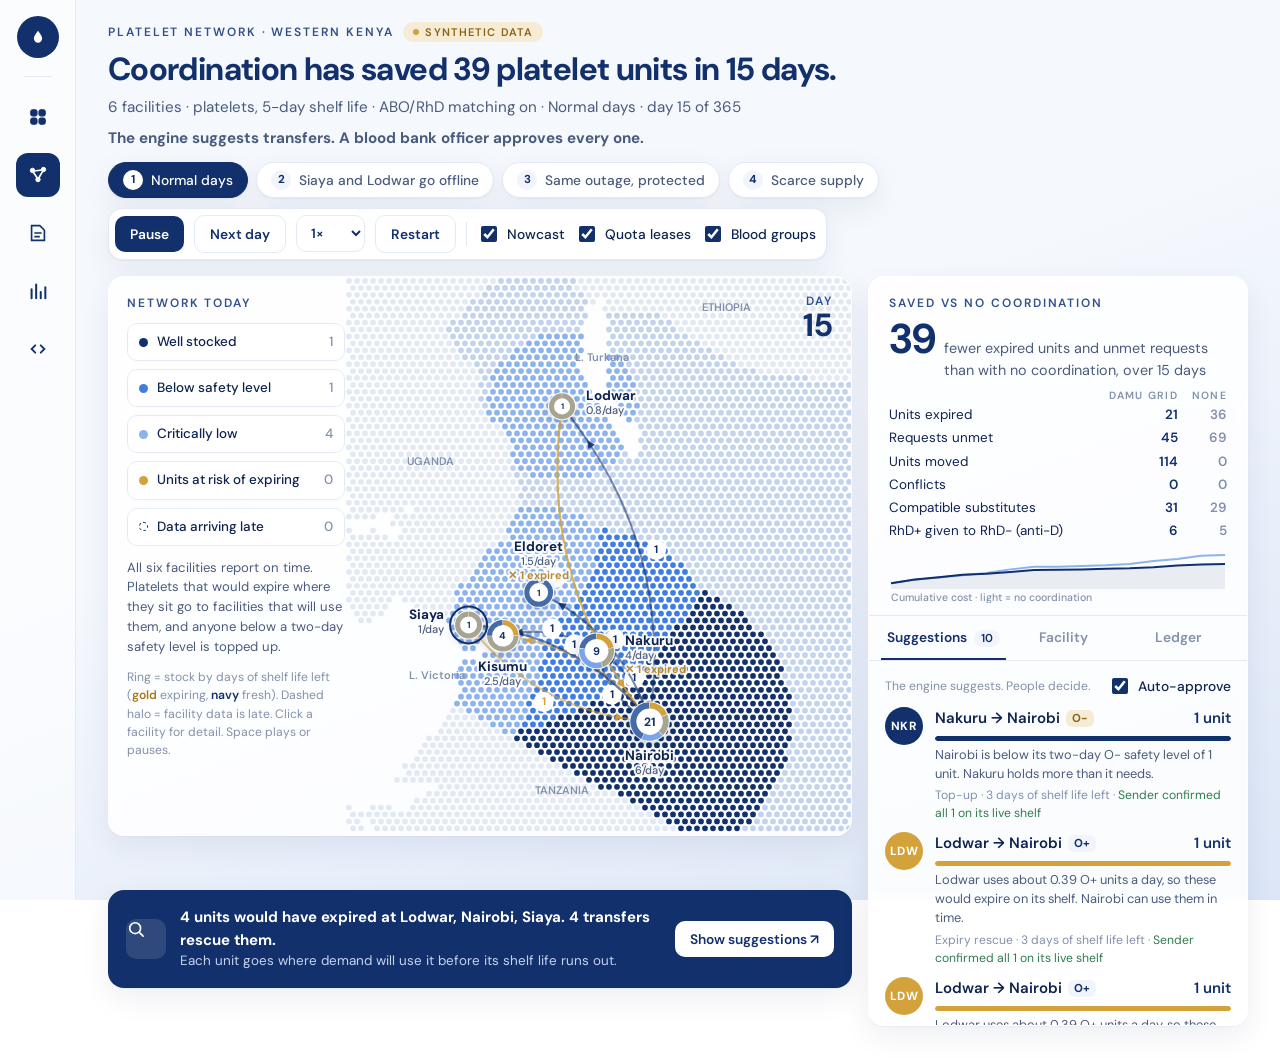
<file: web/index.html>
<!doctype html>
<html lang="en">
<head>
<meta charset="utf-8">
<meta name="viewport" content="width=device-width,initial-scale=1,viewport-fit=cover">
<title>Damu Grid · Platelet network control room</title>
<meta name="description" content="Damu Grid: offline-first platelet stock coordination for African blood services. Live demo with synthetic data, built for the Terumo BCT Africa Hackathon 2026.">
<meta property="og:title" content="Damu Grid · Platelet network control room">
<meta property="og:description" content="Nowcast, age-aware transfers and quota leases, running live on a synthetic Kenyan platelet network.">
<link rel="icon" href="data:image/svg+xml,%3Csvg xmlns='http://www.w3.org/2000/svg' viewBox='0 0 32 32'%3E%3Ccircle cx='16' cy='16' r='16' fill='%2312306b'/%3E%3Cpath d='M16 7c3.4 4.6 6 8 6 11.2a6 6 0 0 1-12 0C10 15 12.6 11.6 16 7z' fill='%23fff'/%3E%3C/svg%3E">
<link rel="preconnect" href="https://fonts.googleapis.com">
<link rel="preconnect" href="https://fonts.gstatic.com" crossorigin>
<link rel="stylesheet" href="https://fonts.googleapis.com/css2?family=DM+Sans:opsz,wght@9..40,400;9..40,500;9..40,600;9..40,700&display=swap">
<link rel="stylesheet" href="css/tokens.css">
<link rel="stylesheet" href="css/app.css">
</head>
<body>
<nav class="rail" aria-label="Damu Grid">
  <a class="mark" href="./" aria-label="Damu Grid home">
    <svg viewBox="0 0 32 32" aria-hidden="true"><path d="M16 7c3.4 4.6 6 8 6 11.2a6 6 0 0 1-12 0C10 15 12.6 11.6 16 7z"/></svg>
  </a>
  <span class="sep" aria-hidden="true"></span>
  <a class="ico" href="overview.html" title="Overview" aria-label="Overview">
    <svg viewBox="0 0 24 24" aria-hidden="true"><rect x="4" y="4" width="7" height="7" rx="2"/><rect x="13" y="4" width="7" height="7" rx="2"/><rect x="4" y="13" width="7" height="7" rx="2"/><rect x="13" y="13" width="7" height="7" rx="2"/></svg></a>
  <a class="ico on" href="./" aria-current="page" title="Live demo" aria-label="Live demo">
    <svg viewBox="0 0 24 24" aria-hidden="true"><circle cx="6" cy="7" r="2.4"/><circle cx="18" cy="6" r="2.4"/><circle cx="12" cy="17" r="2.4"/><path d="M8 7.6l8-1M7 9l4 6M17 8l-4 7" fill="none" stroke-width="1.8"/></svg></a>
  <a class="ico" href="method.html" title="How it works" aria-label="How it works">
    <svg viewBox="0 0 24 24" aria-hidden="true"><path d="M5 4h9l5 5v11H5z" fill="none" stroke-width="1.8"/><path d="M8 12h8M8 16h6" fill="none" stroke-width="1.8"/></svg></a>
  <a class="ico" href="evidence.html" title="Evidence" aria-label="Evidence">
    <svg viewBox="0 0 24 24" aria-hidden="true"><path d="M5 20V10M10 20V5M15 20v-7M20 20V8" fill="none" stroke-width="2.2" stroke-linecap="round"/></svg></a>
  <a class="ico" href="https://github.com/bleymambwe/damu-grid" target="_blank" rel="noopener" title="Code on GitHub" aria-label="Code on GitHub">
    <svg viewBox="0 0 24 24" aria-hidden="true"><path d="M9 8l-4 4 4 4M15 8l4 4-4 4" fill="none" stroke-width="2" stroke-linecap="round"/></svg></a>
</nav>

<div class="page">
  <header class="head">
    <div class="eyebrow">Platelet network · Western Kenya <span class="pill-demo"><i></i>Synthetic data</span></div>
    <h1 id="headline">Coordination is moving platelets before they expire.</h1>
    <p class="sub" id="subline"></p>
    <p class="sub"><b>The engine suggests transfers. A blood bank officer approves every one.</b></p>
    <div class="controls">
      <div class="chips" id="story" role="tablist" aria-label="Guided scenarios"></div>
      <div class="dock" role="group" aria-label="Playback and engine layers">
    <button class="btn" id="play">Pause</button>
    <button class="btn ghost" id="step" title="Next day (→)">Next day</button>
    <select id="speed" aria-label="Speed"><option value="0.5">0.5×</option><option value="1" selected>1×</option><option value="2">2×</option><option value="4">4×</option></select>
    <button class="btn ghost" id="reset">Restart</button>
    <span class="vsep" aria-hidden="true"></span>
    <label class="switch"><input type="checkbox" id="l-now" checked><span>Nowcast</span></label>
    <label class="switch"><input type="checkbox" id="l-lease" checked><span>Quota leases</span></label>
        <label class="switch"><input type="checkbox" id="l-groups" checked><span>Blood groups</span></label>
  </div>
    </div>
  </header>

  <main class="grid">
    <section class="card mapcard" aria-label="Network map">
      <div class="maplegend">
        <div class="eyebrow">Network today</div>
        <ul class="legend" id="legend"></ul>
        <p class="story" id="storyline"></p>
        <p class="hint">Ring = stock by days of shelf life left (<span class="g">gold</span> expiring, <span class="n">navy</span> fresh). Dashed halo = facility data is late. Click a facility for detail. Space plays or pauses.</p>
      </div>
      <canvas id="map" aria-label="Dot map of western Kenya showing platelet stock at six facilities and transfers between them"></canvas>
      <div class="daybadge"><span class="eyebrow">Day</span><b id="dayno">0</b></div>
      <div class="await" id="await" hidden>
        <p><b id="await-n">0</b> suggestions are waiting for your decision.</p>
        <button class="btn" id="apply">Apply decisions</button>
      </div>
    </section>

    <aside class="card side" aria-label="Results and suggestions">
      <div class="sidehead">
        <div class="eyebrow">Saved vs no coordination</div>
        <div class="big"><b id="saved">0</b><span id="saved-sub">platelet units</span></div>
        <div class="compare" id="compare"></div>
        <canvas id="spark" width="300" height="54" aria-label="Cumulative cost, Damu Grid versus no coordination"></canvas>
      </div>
      <div class="tabs" role="tablist">
        <button role="tab" id="tab-sugg" aria-selected="true" aria-controls="pane-sugg">Suggestions <span class="count" id="sugg-count">0</span></button>
        <button role="tab" id="tab-fac" aria-selected="false" aria-controls="pane-fac">Facility</button>
        <button role="tab" id="tab-log" aria-selected="false" aria-controls="pane-log">Ledger</button>
      </div>
      <div class="pane" id="pane-sugg" role="tabpanel" aria-labelledby="tab-sugg">
        <div class="panehead"><p class="hint">The engine suggests. People decide.</p>
          <label class="switch"><input type="checkbox" id="auto" checked><span>Auto-approve</span></label></div>
        <ol class="sugg" id="sugg"></ol>
      </div>
      <div class="pane" id="pane-fac" role="tabpanel" aria-labelledby="tab-fac" hidden></div>
      <div class="pane" id="pane-log" role="tabpanel" aria-labelledby="tab-log" hidden><ol class="ledger" id="ledger"></ol></div>
    </aside>

    <section class="banner" id="banner" aria-live="polite">
      <span class="bico" aria-hidden="true"><svg viewBox="0 0 24 24"><circle cx="11" cy="11" r="6.5" fill="none" stroke-width="2"/><path d="M16 16l4.5 4.5" stroke-width="2" stroke-linecap="round"/></svg></span>
      <div><b id="b-title"></b><span id="b-sub"></span></div>
      <button class="btn light" id="b-act"></button>
    </section>
  </main>
  <dialog class="fhir" id="fhir" aria-labelledby="fhir-title">
    <div class="fhir-head">
      <div><div class="eyebrow">Interoperability · FHIR R5</div><h2 id="fhir-title">Facility shelf as FHIR</h2>
        <p class="hint" id="fhir-sub"></p></div>
      <div class="fhir-act"><button class="btn ghost" id="fhir-copy">Copy JSON</button><button class="btn" id="fhir-close">Close</button></div>
    </div>
    <pre id="fhir-json"></pre>
  </dialog>

</div>

<script src="js/engine.js"></script>
<script src="js/fhir.js"></script>
<script src="js/app.js"></script>
</body>
</html>
</file>
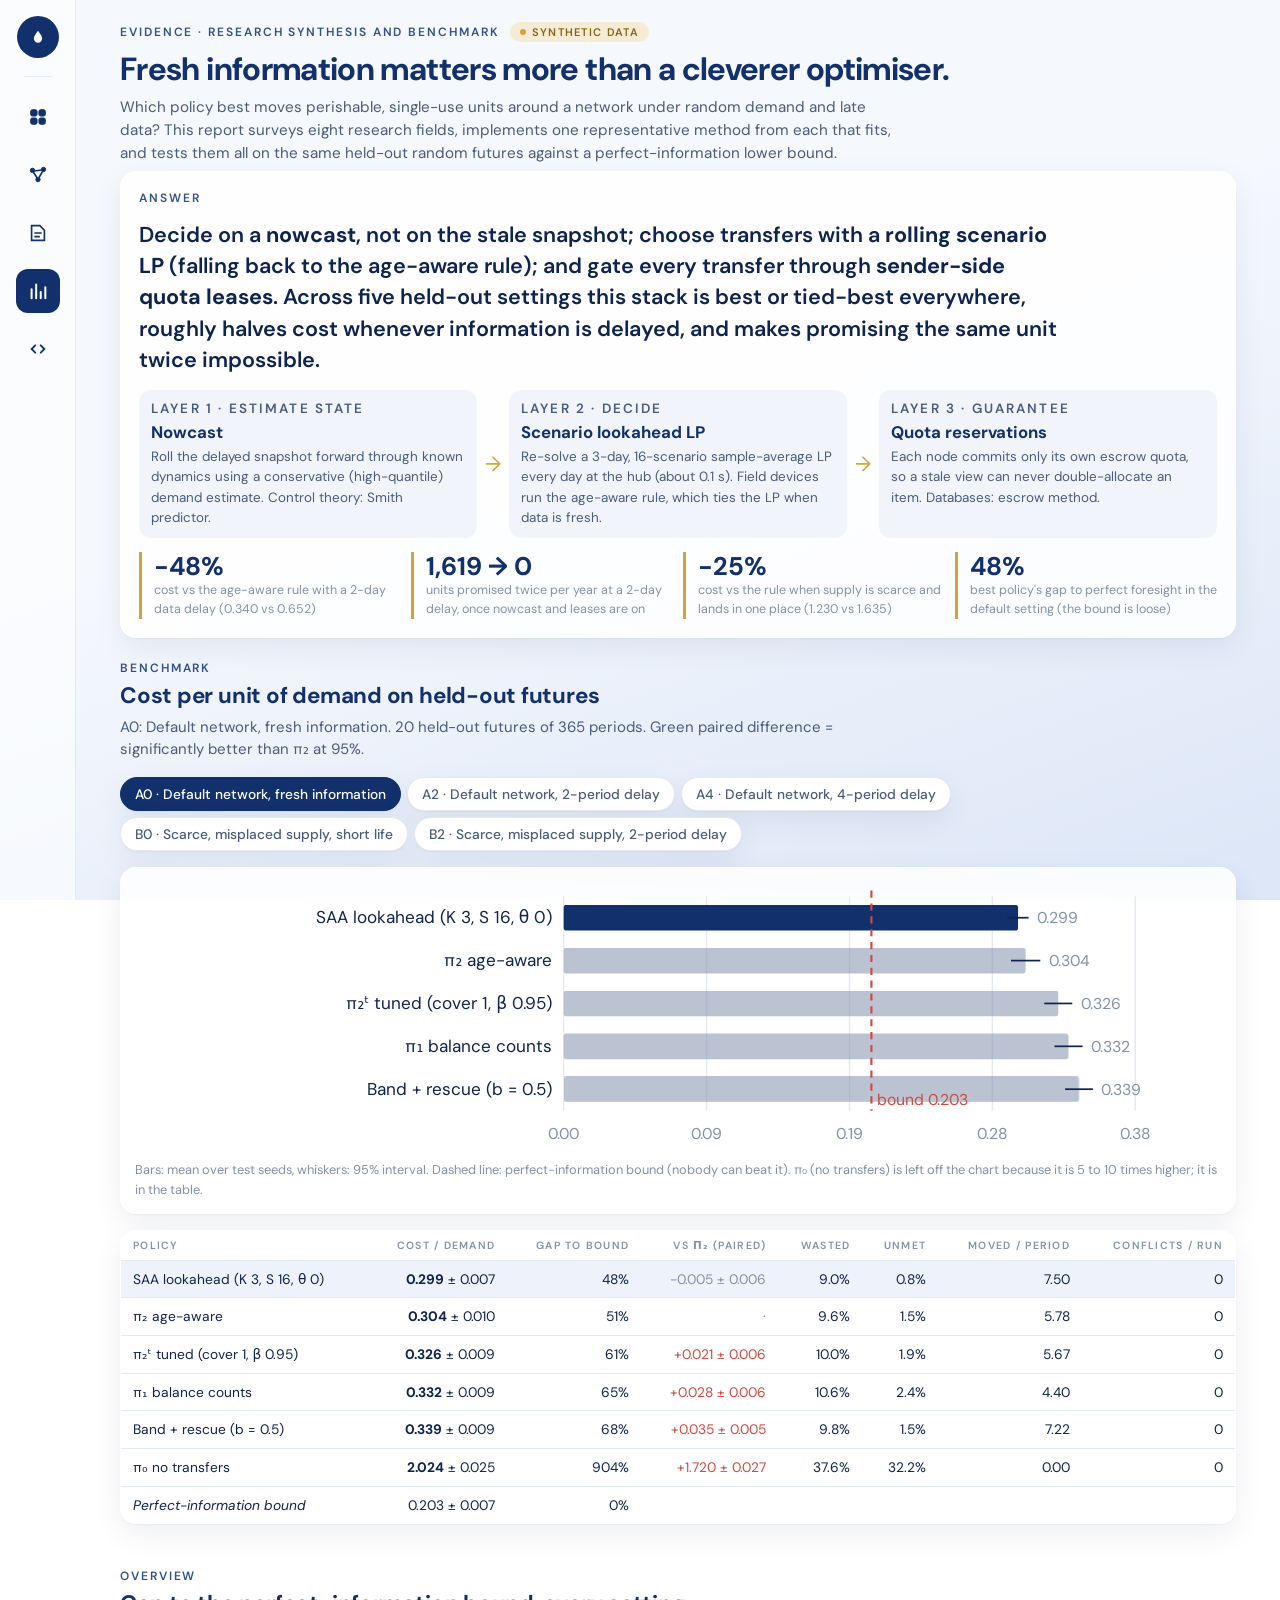
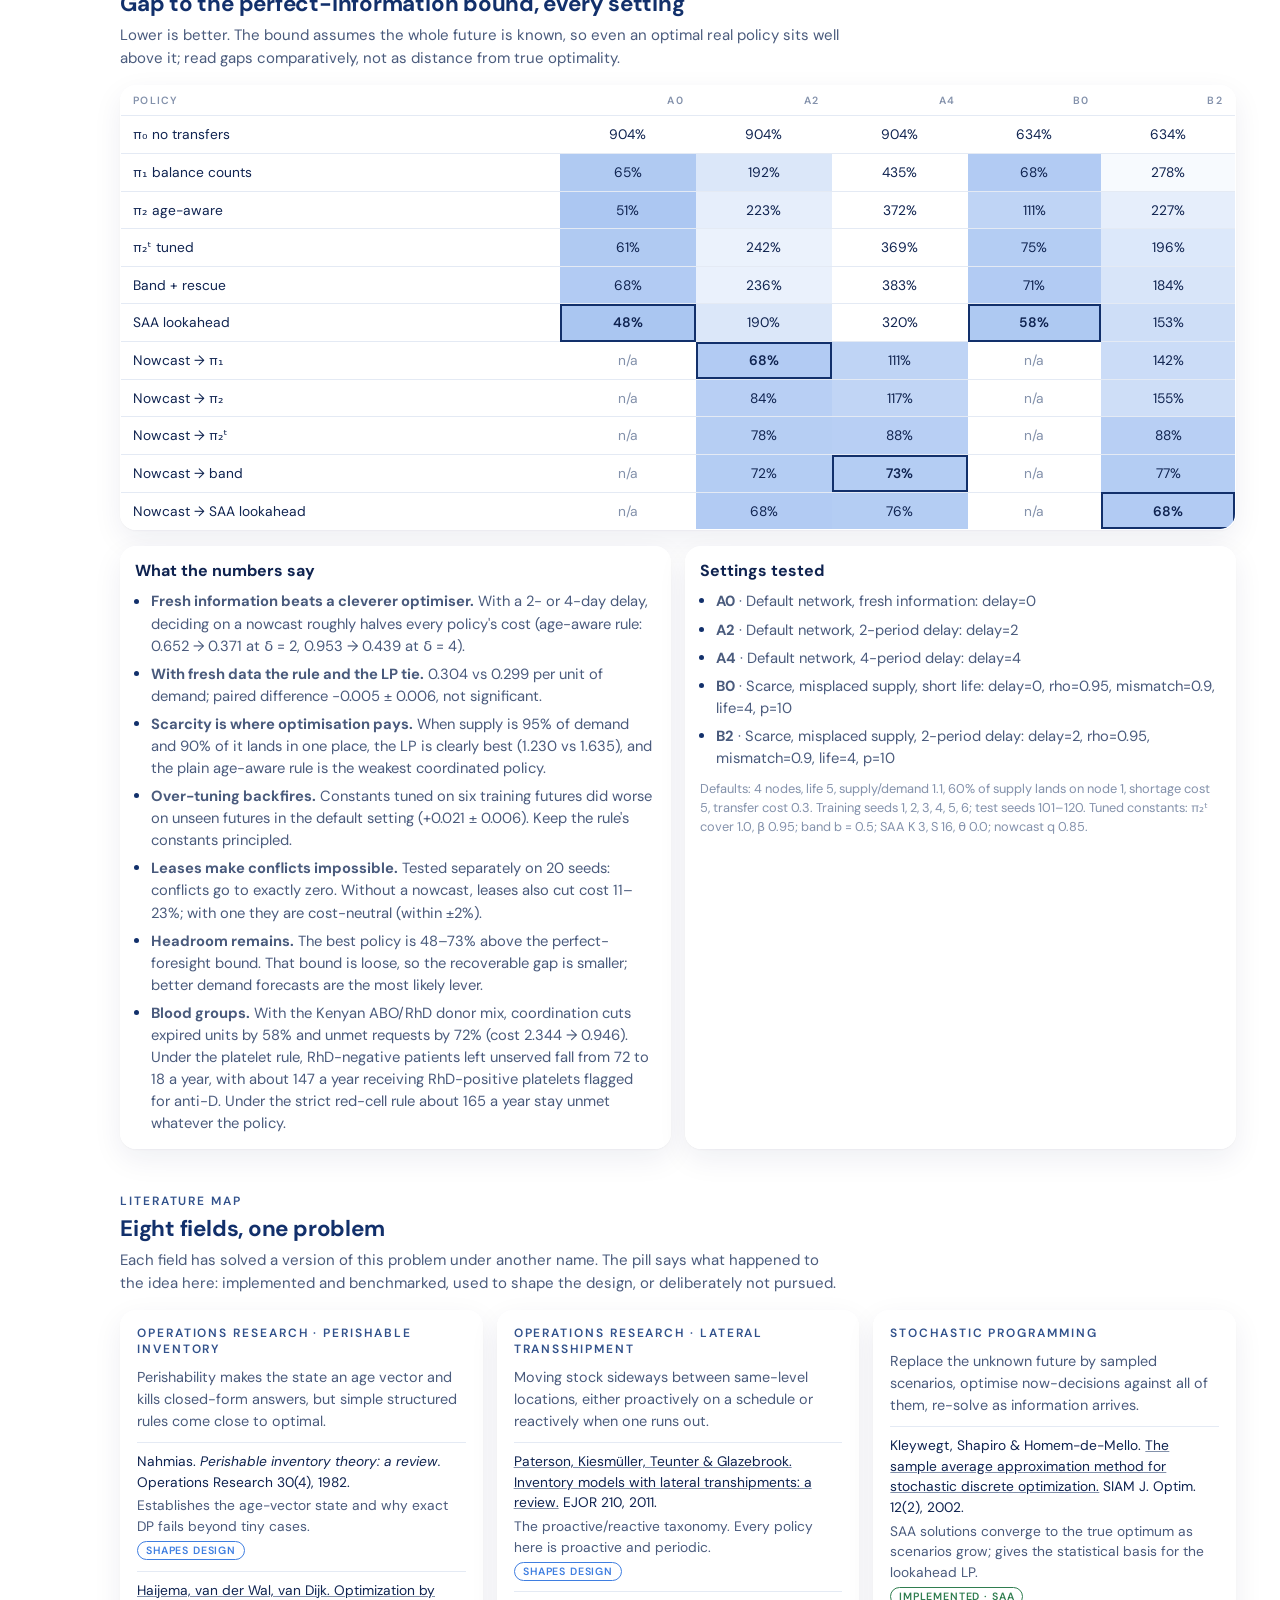
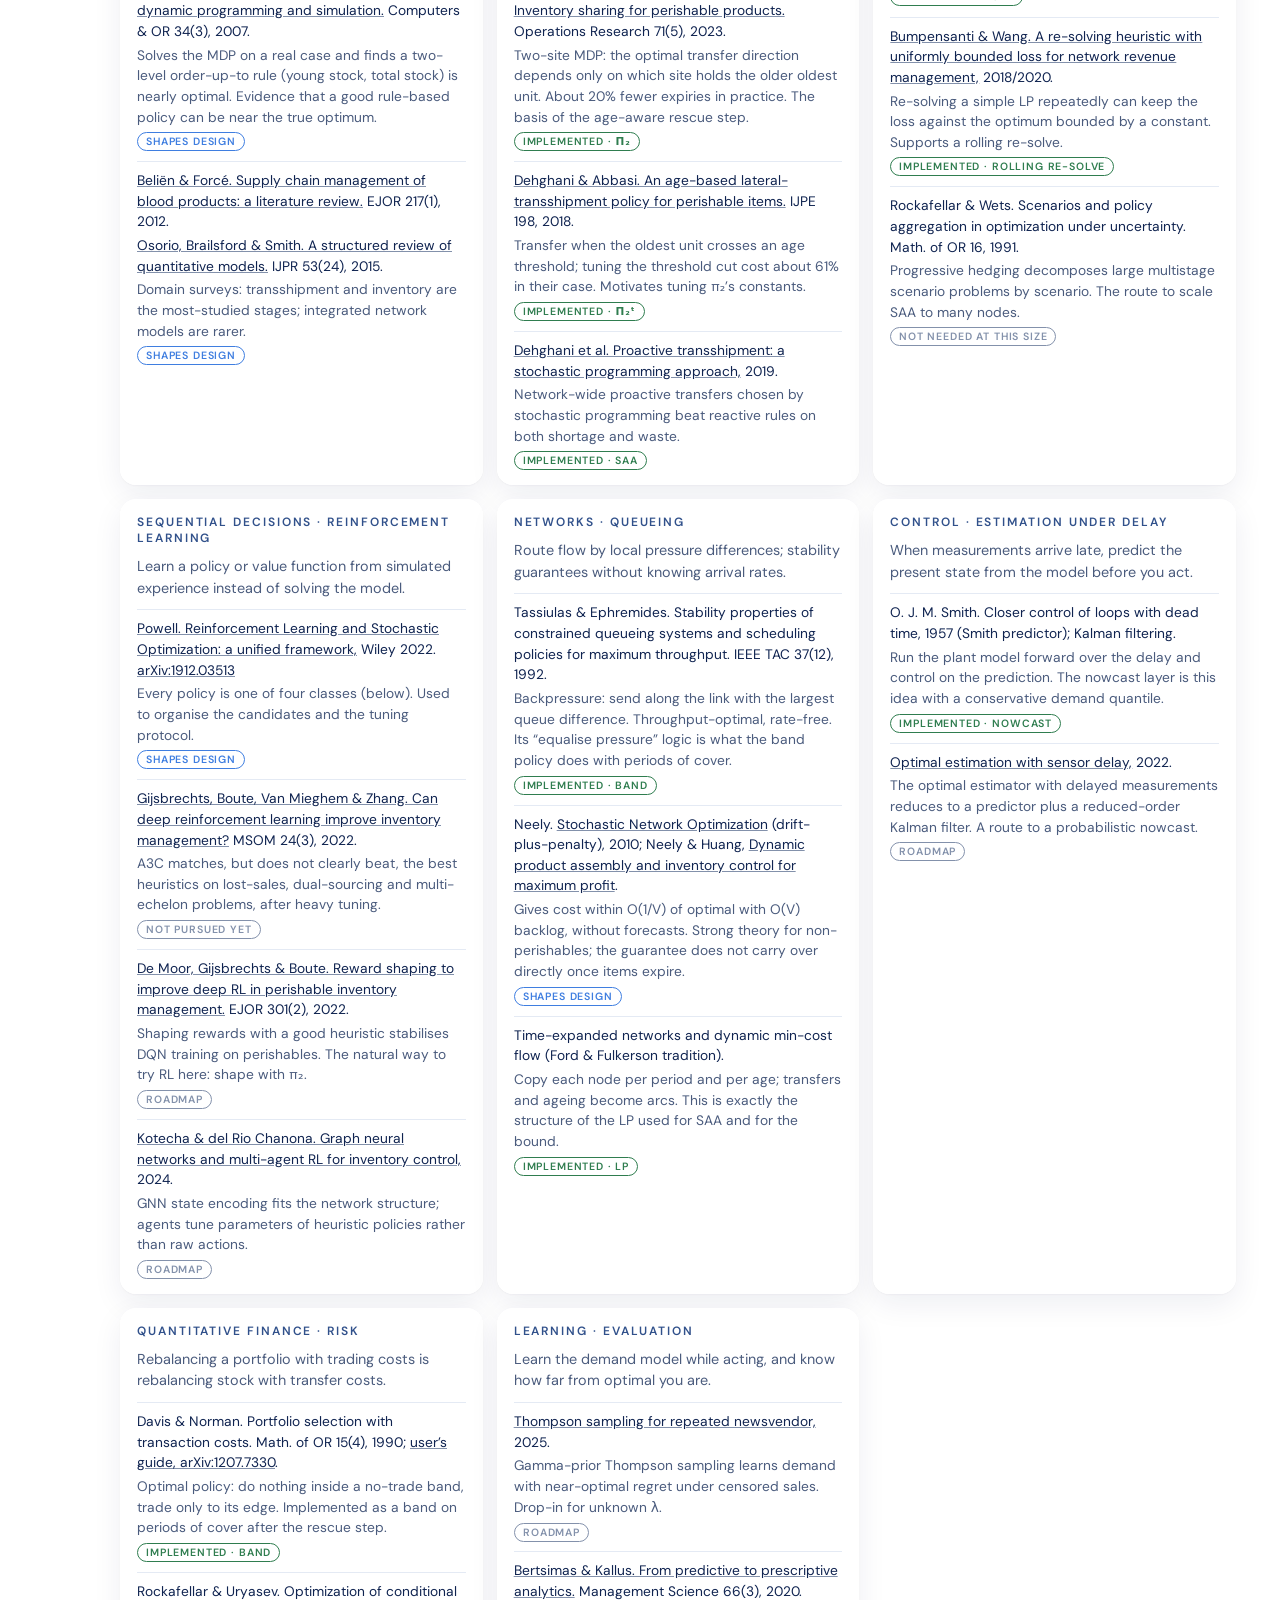
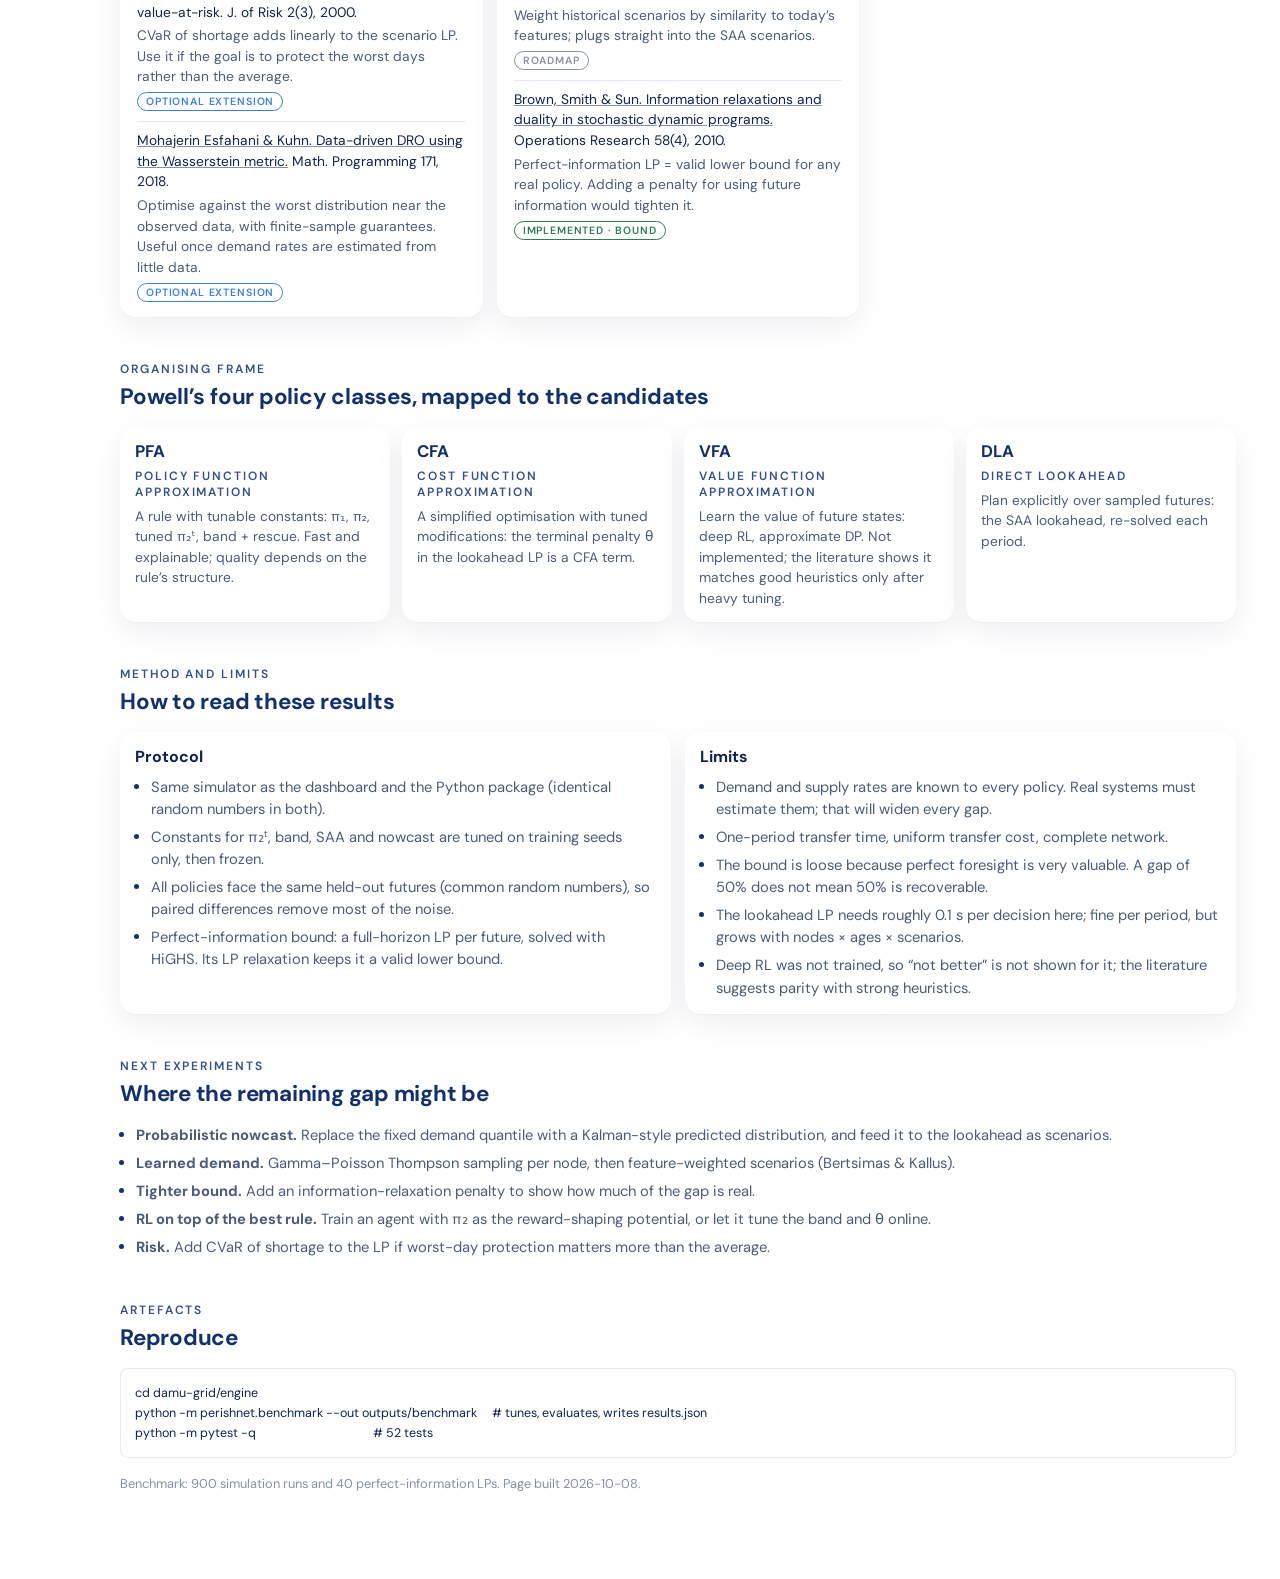
<file: web/evidence.html>
<!doctype html>
<html lang="en">
<head>
<meta charset="utf-8">
<meta name="viewport" content="width=device-width,initial-scale=1,viewport-fit=cover">
<link rel="icon" href="data:image/svg+xml,%3Csvg xmlns='http://www.w3.org/2000/svg' viewBox='0 0 32 32'%3E%3Ccircle cx='16' cy='16' r='16' fill='%2312306b'/%3E%3Cpath d='M16 7c3.4 4.6 6 8 6 11.2a6 6 0 0 1-12 0C10 15 12.6 11.6 16 7z' fill='%23fff'/%3E%3C/svg%3E">
<title>Damu Grid · Evidence</title>
<link rel="preconnect" href="https://fonts.googleapis.com">
<link rel="preconnect" href="https://fonts.gstatic.com" crossorigin>
<link rel="stylesheet" href="https://fonts.googleapis.com/css2?family=DM+Sans:opsz,wght@9..40,400;9..40,500;9..40,600;9..40,700&family=STIX+Two+Text:ital,wght@0,400;0,600;1,400&family=IBM+Plex+Mono:wght@400;500&display=swap">
<style>
/* layout: verdict (the answer) -> results by setting (chart + table) -> overview heatmap -> literature map by field -> policy classes -> method & limits -> roadmap -> references */
:root{
  --bg:#f5f8fd; --panel:#ffffff; --ink:#0f2350; --ink-2:#4a5b7d; --muted:#8391ab; --grid:#e4eaf4; --border:rgba(18,48,107,.10);
  --accent:#12306b; --accent-soft:#eaf0fa;
  --waste:#a9781a; --short:#cf4a3f; --ok:#2f7d4f; --info:#3f7ee0;
  --f-math:"STIX Two Text","Cambria Math",Cambria,Georgia,serif;
  --f-ui:"DM Sans",ui-sans-serif,system-ui,-apple-system,"Segoe UI",sans-serif;
  --f-mono:"DM Sans",ui-sans-serif,system-ui,-apple-system,"Segoe UI",sans-serif;
  color-scheme:light;
}
*{box-sizing:border-box}
body{background:var(--bg);color:var(--ink);font-family:var(--f-ui);font-size:15px;line-height:1.6;margin:0}
.wrap{max-width:1160px;margin:0 auto;padding-inline:16px;padding-block:26px 72px}
a{color:var(--accent)}
:focus-visible{outline:2px solid var(--accent);outline-offset:2px}
h1,h2,h3{margin:0;text-wrap:balance;line-height:1.2}
h1{font-family:var(--f-math);font-weight:600;font-size:clamp(1.9rem,4.4vw,2.6rem)}
h2{font-family:var(--f-math);font-weight:600;font-size:1.45rem}
h3{font-weight:600;font-size:1rem}
p{margin:0}
.lbl{font-family:var(--f-mono);font-size:.72rem;letter-spacing:.08em;text-transform:uppercase;color:var(--muted)}
.lede{color:var(--ink-2);max-width:72ch}
.m{font-family:var(--f-math);font-size:1.06em}
section{display:grid;gap:16px;padding-block:28px;border-top:1px solid var(--grid)}
section>header{display:grid;gap:6px}
.note{font-size:.8rem;color:var(--muted)}
.num{font-family:var(--f-mono);font-variant-numeric:tabular-nums}

.verdict{background:var(--panel);border:1px solid var(--accent);border-radius:12px;padding:18px;display:grid;gap:14px}
.verdict .big{font-family:var(--f-math);font-size:clamp(1.15rem,2.4vw,1.45rem);line-height:1.4;max-width:62ch}
.pipeline{display:flex;flex-wrap:wrap;gap:8px;align-items:stretch}
.pipeline>div{flex:1 1 180px;background:var(--accent-soft);border-radius:8px;padding:10px 12px;display:grid;gap:4px;align-content:start;min-width:0}
.pipeline b{font-family:var(--f-math);font-size:1.05rem}
.pipeline span{font-size:.84rem;color:var(--ink-2)}
.pipeline .arrow{flex:0 0 auto;background:none;align-self:center;color:var(--accent);font-size:1.3rem;padding:0}
.kpis{display:grid;grid-template-columns:repeat(auto-fit,minmax(170px,1fr));gap:10px}
.kpi{border-left:2px solid var(--accent);padding-left:10px;display:grid}
.kpi b{font-family:var(--f-math);font-size:1.5rem;font-weight:600}
.kpi span{font-size:.78rem;color:var(--muted)}

.tabs{display:flex;flex-wrap:wrap;gap:6px}
.tab{font:500 .84rem var(--f-ui);background:var(--panel);color:var(--ink-2);border:1px solid var(--border);border-radius:999px;padding:5px 12px;cursor:pointer}
.tab[aria-selected="true"]{background:var(--accent);color:var(--bg);border-color:var(--accent)}
.card{background:var(--panel);border:1px solid var(--border);border-radius:10px;padding:14px;display:grid;gap:10px;align-content:start;min-width:0}
.chart svg{width:100%;height:auto;display:block}
.chart text{font-family:var(--f-mono);font-size:11px;fill:var(--muted)}
.chart text.lab{fill:var(--ink);font-family:var(--f-ui);font-size:12px}
.tablewrap{overflow-x:auto;border:1px solid var(--border);border-radius:8px;background:var(--panel)}
table{border-collapse:collapse;width:100%;font-size:.86rem}
th,td{padding:8px 12px;border-bottom:1px solid var(--grid);text-align:left;vertical-align:top}
th{font:500 .7rem var(--f-mono);letter-spacing:.07em;text-transform:uppercase;color:var(--muted)}
td.n,th.n{text-align:right;font-family:var(--f-mono);white-space:nowrap}
tr:last-child td{border-bottom:0}
tr.best td{background:var(--accent-soft)}
table.res{min-width:780px}
table.heat{min-width:640px}
table.heat td.h{text-align:center;font-family:var(--f-mono);white-space:nowrap}
.pill{display:inline-block;font:500 .68rem var(--f-mono);text-transform:uppercase;letter-spacing:.05em;padding:2px 8px;border-radius:999px;border:1px solid currentColor;white-space:nowrap}
.pill.impl{color:var(--ok)} .pill.design{color:var(--info)} .pill.no{color:var(--muted)}

.fields{display:grid;grid-template-columns:repeat(auto-fit,minmax(330px,1fr));gap:14px}
.field{background:var(--panel);border:1px solid var(--border);border-radius:10px;padding:14px 16px;display:grid;gap:10px;align-content:start;min-width:0}
.field .idea{font-size:.9rem;color:var(--ink-2)}
.field ul{margin:0;padding:0;list-style:none;display:grid;gap:10px}
.field li{display:grid;gap:3px;font-size:.86rem;border-top:1px solid var(--grid);padding-top:8px}
.field li .ref{color:var(--ink)}
.field li .ref a{color:var(--ink);text-decoration-color:var(--muted)}
.field li .ref a:hover{color:var(--accent)}
.field li .use{color:var(--ink-2)}
.classes{display:grid;grid-template-columns:repeat(auto-fit,minmax(230px,1fr));gap:12px}
.classes>div{background:var(--panel);border:1px solid var(--border);border-radius:8px;padding:12px 14px;display:grid;gap:6px;align-content:start}
.classes b{font-family:var(--f-math);font-size:1.15rem;color:var(--accent)}
.classes p{font-size:.86rem;color:var(--ink-2)}
.g2{display:grid;grid-template-columns:repeat(auto-fit,minmax(320px,1fr));gap:14px}
.g2>*{min-width:0}
ul.clean{margin:0;padding-left:1.1em;display:grid;gap:6px;font-size:.92rem;color:var(--ink-2)}
ul.clean li::marker{color:var(--accent)}
ol.refs{margin:0;padding-left:1.5em;display:grid;gap:5px;font-size:.84rem;color:var(--ink-2)}
ol.refs a{word-break:break-word}
</style>
<link rel="stylesheet" href="css/tokens.css">
<link rel="stylesheet" href="css/pages.css">
</head>
<body>
<nav class="rail" aria-label="Damu Grid">
  <a class="mark" href="./" aria-label="Damu Grid home"><svg viewBox="0 0 32 32" aria-hidden="true"><path d="M16 7c3.4 4.6 6 8 6 11.2a6 6 0 0 1-12 0C10 15 12.6 11.6 16 7z"/></svg></a>
  <span class="sep" aria-hidden="true"></span>
  <a class="ico" href="overview.html" title="Overview" aria-label="Overview"><svg viewBox="0 0 24 24" aria-hidden="true"><rect x="4" y="4" width="7" height="7" rx="2"/><rect x="13" y="4" width="7" height="7" rx="2"/><rect x="4" y="13" width="7" height="7" rx="2"/><rect x="13" y="13" width="7" height="7" rx="2"/></svg></a>
  <a class="ico" href="./" title="Live demo" aria-label="Live demo"><svg viewBox="0 0 24 24" aria-hidden="true"><circle cx="6" cy="7" r="2.4"/><circle cx="18" cy="6" r="2.4"/><circle cx="12" cy="17" r="2.4"/><path d="M8 7.6l8-1M7 9l4 6M17 8l-4 7" fill="none" stroke-width="1.8"/></svg></a>
  <a class="ico" href="method.html" title="How it works" aria-label="How it works"><svg viewBox="0 0 24 24" aria-hidden="true"><path d="M5 4h9l5 5v11H5z" fill="none" stroke-width="1.8"/><path d="M8 12h8M8 16h6" fill="none" stroke-width="1.8"/></svg></a>
  <a class="ico on" href="evidence.html" aria-current="page" title="Evidence" aria-label="Evidence"><svg viewBox="0 0 24 24" aria-hidden="true"><path d="M5 20V10M10 20V5M15 20v-7M20 20V8" fill="none" stroke-width="2.2" stroke-linecap="round"/></svg></a>
  <a class="ico" href="https://github.com/bleymambwe/damu-grid" target="_blank" rel="noopener" title="Code on GitHub" aria-label="Code on GitHub"><svg viewBox="0 0 24 24" aria-hidden="true"><path d="M9 8l-4 4 4 4M15 8l4 4-4 4" fill="none" stroke-width="2" stroke-linecap="round"/></svg></a>
</nav>
<div class="dg-main">
<div class="wrap">
<header class="head top">
  <div class="eyebrow">Evidence · research synthesis and benchmark <span class="pill-demo"><i></i>Synthetic data</span></div>
  <h1>Fresh information matters more than a cleverer optimiser.</h1>
  <p class="sub">Which policy best moves perishable, single-use units around a network under random demand and late data? This report surveys eight research fields, implements one representative method from each that fits, and tests them all on the same held-out random futures against a perfect-information lower bound.</p>
</header>

<!-- VERDICT -->
<div class="verdict" id="verdict">
  <div class="lbl">Answer</div>
  <p class="big" id="verdict-text">Loading benchmark results…</p>
  <div class="pipeline">
    <div><span class="lbl">Layer 1 · estimate state</span><b>Nowcast</b><span>Roll the delayed snapshot forward through known dynamics using a conservative (high-quantile) demand estimate. Control theory: Smith predictor.</span></div>
    <div class="arrow" aria-hidden="true">→</div>
    <div><span class="lbl">Layer 2 · decide</span><b id="v-decide">Scenario lookahead LP</b><span id="v-decide-s">Re-solve a small two-stage sample-average LP every period. Fall back to the age-aware rule if the solver is unavailable or slow.</span></div>
    <div class="arrow" aria-hidden="true">→</div>
    <div><span class="lbl">Layer 3 · guarantee</span><b>Quota reservations</b><span>Each node commits only its own escrow quota, so a stale view can never double-allocate an item. Databases: escrow method.</span></div>
  </div>
  <div class="kpis" id="v-kpis"></div>
</div>

<!-- RESULTS -->
<section id="results">
  <header><div class="lbl">Benchmark</div><h2>Cost per unit of demand on held-out futures</h2>
  <p class="lede" id="res-lede"></p></header>
  <div class="tabs" role="tablist" id="tabs"></div>
  <div class="card chart"><svg id="bars" viewBox="0 0 760 360" role="img" aria-label="Cost per unit demand by policy with confidence intervals"></svg>
    <p class="note">Bars: mean over test seeds, whiskers: 95% interval. Dashed line: perfect-information bound (nobody can beat it). π₀ (no transfers) is left off the chart because it is 5 to 10 times higher; it is in the table.</p></div>
  <div class="tablewrap"><table class="res"><thead><tr><th>Policy</th><th class="n">Cost / demand</th><th class="n">Gap to bound</th><th class="n">vs π₂ (paired)</th><th class="n">Wasted</th><th class="n">Unmet</th><th class="n">Moved / period</th><th class="n">Conflicts / run</th></tr></thead><tbody id="res-body"></tbody></table></div>
</section>

<section id="overview">
  <header><div class="lbl">Overview</div><h2>Gap to the perfect-information bound, every setting</h2>
  <p class="lede">Lower is better. The bound assumes the whole future is known, so even an optimal real policy sits well above it; read gaps comparatively, not as distance from true optimality.</p></header>
  <div class="tablewrap"><table class="heat"><thead id="heat-head"></thead><tbody id="heat-body"></tbody></table></div>
  <div class="g2">
    <div class="card"><h3>What the numbers say</h3><ul class="clean" id="findings"></ul></div>
    <div class="card"><h3>Settings tested</h3><ul class="clean" id="settings"></ul><p class="note" id="design-note"></p></div>
  </div>
</section>

<!-- LITERATURE -->
<section id="literature">
  <header><div class="lbl">Literature map</div><h2>Eight fields, one problem</h2>
  <p class="lede">Each field has solved a version of this problem under another name. The pill says what happened to the idea here: implemented and benchmarked, used to shape the design, or deliberately not pursued.</p></header>
  <div class="fields">

    <div class="field"><span class="lbl">Operations research · perishable inventory</span>
      <p class="idea">Perishability makes the state an age vector and kills closed-form answers, but simple structured rules come close to optimal.</p>
      <ul>
        <li><span class="ref">Nahmias. <i>Perishable inventory theory: a review.</i> Operations Research 30(4), 1982.</span><span class="use">Establishes the age-vector state and why exact DP fails beyond tiny cases.</span><span><span class="pill design">Shapes design</span></span></li>
        <li><span class="ref"><a href="https://research.wur.nl/en/publications/blood-platelet-production-optimization-by-dynamic-programming-and/" target="_blank" rel="noopener">Haijema, van der Wal, van Dijk. Optimization by dynamic programming and simulation.</a> Computers &amp; OR 34(3), 2007.</span><span class="use">Solves the MDP on a real case and finds a two-level order-up-to rule (young stock, total stock) is nearly optimal. Evidence that a good rule-based policy can be near the true optimum.</span><span><span class="pill design">Shapes design</span></span></li>
        <li><span class="ref"><a href="https://ideas.repec.org/a/eee/ejores/v217y2012i1p1-16.html" target="_blank" rel="noopener">Beliën &amp; Forcé. Supply chain management of blood products: a literature review.</a> EJOR 217(1), 2012.</span> <span class="ref"><a href="https://ideas.repec.org/a/taf/tprsxx/v53y2015i24p7191-7212.html" target="_blank" rel="noopener">Osorio, Brailsford &amp; Smith. A structured review of quantitative models.</a> IJPR 53(24), 2015.</span><span class="use">Domain surveys: transshipment and inventory are the most-studied stages; integrated network models are rarer.</span><span><span class="pill design">Shapes design</span></span></li>
      </ul></div>

    <div class="field"><span class="lbl">Operations research · lateral transshipment</span>
      <p class="idea">Moving stock sideways between same-level locations, either proactively on a schedule or reactively when one runs out.</p>
      <ul>
        <li><span class="ref"><a href="https://ideas.repec.org/a/eee/ejores/v210y2011i2p125-136.html" target="_blank" rel="noopener">Paterson, Kiesmüller, Teunter &amp; Glazebrook. Inventory models with lateral transhipments: a review.</a> EJOR 210, 2011.</span><span class="use">The proactive/reactive taxonomy. Every policy here is proactive and periodic.</span><span><span class="pill design">Shapes design</span></span></li>
        <li><span class="ref"><a href="https://pubsonline.informs.org/doi/10.1287/opre.2022.2410" target="_blank" rel="noopener">Inventory sharing for perishable products.</a> Operations Research 71(5), 2023.</span><span class="use">Two-site MDP: the optimal transfer direction depends only on which site holds the older oldest unit. About 20% fewer expiries in practice. The basis of the age-aware rescue step.</span><span><span class="pill impl">Implemented · π₂</span></span></li>
        <li><span class="ref"><a href="https://ideas.repec.org/a/eee/proeco/v198y2018icp93-103.html" target="_blank" rel="noopener">Dehghani &amp; Abbasi. An age-based lateral-transshipment policy for perishable items.</a> IJPE 198, 2018.</span><span class="use">Transfer when the oldest unit crosses an age threshold; tuning the threshold cut cost about 61% in their case. Motivates tuning π₂’s constants.</span><span><span class="pill impl">Implemented · π₂ᵗ</span></span></li>
        <li><span class="ref"><a href="https://research.aalto.fi/en/publications/proactive-transshipment-in-the-blood-supply-chain-a-stochastic-pr/" target="_blank" rel="noopener">Dehghani et al. Proactive transshipment: a stochastic programming approach,</a> 2019.</span><span class="use">Network-wide proactive transfers chosen by stochastic programming beat reactive rules on both shortage and waste.</span><span><span class="pill impl">Implemented · SAA</span></span></li>
      </ul></div>

    <div class="field"><span class="lbl">Stochastic programming</span>
      <p class="idea">Replace the unknown future by sampled scenarios, optimise now-decisions against all of them, re-solve as information arrives.</p>
      <ul>
        <li><span class="ref">Kleywegt, Shapiro &amp; Homem-de-Mello. <a href="https://edoc.hu-berlin.de/18452/8871" target="_blank" rel="noopener">The sample average approximation method for stochastic discrete optimization.</a> SIAM J. Optim. 12(2), 2002.</span><span class="use">SAA solutions converge to the true optimum as scenarios grow; gives the statistical basis for the lookahead LP.</span><span><span class="pill impl">Implemented · SAA</span></span></li>
        <li><span class="ref"><a href="https://arxiv.org/abs/1802.06192" target="_blank" rel="noopener">Bumpensanti &amp; Wang. A re-solving heuristic with uniformly bounded loss for network revenue management,</a> 2018/2020.</span><span class="use">Re-solving a simple LP repeatedly can keep the loss against the optimum bounded by a constant. Supports a rolling re-solve.</span><span><span class="pill impl">Implemented · rolling re-solve</span></span></li>
        <li><span class="ref">Rockafellar &amp; Wets. Scenarios and policy aggregation in optimization under uncertainty. Math. of OR 16, 1991.</span><span class="use">Progressive hedging decomposes large multistage scenario problems by scenario. The route to scale SAA to many nodes.</span><span><span class="pill no">Not needed at this size</span></span></li>
      </ul></div>

    <div class="field"><span class="lbl">Sequential decisions · reinforcement learning</span>
      <p class="idea">Learn a policy or value function from simulated experience instead of solving the model.</p>
      <ul>
        <li><span class="ref"><a href="https://castle.princeton.edu/RLSO/" target="_blank" rel="noopener">Powell. Reinforcement Learning and Stochastic Optimization: a unified framework,</a> Wiley 2022. <a href="https://arxiv.org/abs/1912.03513" target="_blank" rel="noopener">arXiv:1912.03513</a></span><span class="use">Every policy is one of four classes (below). Used to organise the candidates and the tuning protocol.</span><span><span class="pill design">Shapes design</span></span></li>
        <li><span class="ref"><a href="https://ciencia.ucp.pt/en/publications/can-deep-reinforcement-learning-improve-inventory-management-perf/" target="_blank" rel="noopener">Gijsbrechts, Boute, Van Mieghem &amp; Zhang. Can deep reinforcement learning improve inventory management?</a> MSOM 24(3), 2022.</span><span class="use">A3C matches, but does not clearly beat, the best heuristics on lost-sales, dual-sourcing and multi-echelon problems, after heavy tuning.</span><span><span class="pill no">Not pursued yet</span></span></li>
        <li><span class="ref"><a href="https://ideas.repec.org/a/eee/ejores/v301y2022i2p535-545.html" target="_blank" rel="noopener">De Moor, Gijsbrechts &amp; Boute. Reward shaping to improve deep RL in perishable inventory management.</a> EJOR 301(2), 2022.</span><span class="use">Shaping rewards with a good heuristic stabilises DQN training on perishables. The natural way to try RL here: shape with π₂.</span><span><span class="pill no">Roadmap</span></span></li>
        <li><span class="ref"><a href="https://arxiv.org/abs/2410.18631" target="_blank" rel="noopener">Kotecha &amp; del Rio Chanona. Graph neural networks and multi-agent RL for inventory control,</a> 2024.</span><span class="use">GNN state encoding fits the network structure; agents tune parameters of heuristic policies rather than raw actions.</span><span><span class="pill no">Roadmap</span></span></li>
      </ul></div>

    <div class="field"><span class="lbl">Networks · queueing</span>
      <p class="idea">Route flow by local pressure differences; stability guarantees without knowing arrival rates.</p>
      <ul>
        <li><span class="ref">Tassiulas &amp; Ephremides. Stability properties of constrained queueing systems and scheduling policies for maximum throughput. IEEE TAC 37(12), 1992.</span><span class="use">Backpressure: send along the link with the largest queue difference. Throughput-optimal, rate-free. Its “equalise pressure” logic is what the band policy does with periods of cover.</span><span><span class="pill impl">Implemented · band</span></span></li>
        <li><span class="ref">Neely. <a href="https://en.wikipedia.org/wiki/Drift_plus_penalty" target="_blank" rel="noopener">Stochastic Network Optimization</a> (drift-plus-penalty), 2010; Neely &amp; Huang, <a href="https://arxiv.org/abs/1004.0479" target="_blank" rel="noopener">Dynamic product assembly and inventory control for maximum profit</a>.</span><span class="use">Gives cost within O(1/V) of optimal with O(V) backlog, without forecasts. Strong theory for non-perishables; the guarantee does not carry over directly once items expire.</span><span><span class="pill design">Shapes design</span></span></li>
        <li><span class="ref">Time-expanded networks and dynamic min-cost flow (Ford &amp; Fulkerson tradition).</span><span class="use">Copy each node per period and per age; transfers and ageing become arcs. This is exactly the structure of the LP used for SAA and for the bound.</span><span><span class="pill impl">Implemented · LP</span></span></li>
      </ul></div>

    <div class="field"><span class="lbl">Control · estimation under delay</span>
      <p class="idea">When measurements arrive late, predict the present state from the model before you act.</p>
      <ul>
        <li><span class="ref">O. J. M. Smith. Closer control of loops with dead time, 1957 (Smith predictor); Kalman filtering.</span><span class="use">Run the plant model forward over the delay and control on the prediction. The nowcast layer is this idea with a conservative demand quantile.</span><span><span class="pill impl">Implemented · nowcast</span></span></li>
        <li><span class="ref"><a href="https://arxiv.org/abs/2210.12123" target="_blank" rel="noopener">Optimal estimation with sensor delay,</a> 2022.</span><span class="use">The optimal estimator with delayed measurements reduces to a predictor plus a reduced-order Kalman filter. A route to a probabilistic nowcast.</span><span><span class="pill no">Roadmap</span></span></li>
      </ul></div>

    <div class="field"><span class="lbl">Quantitative finance · risk</span>
      <p class="idea">Rebalancing a portfolio with trading costs is rebalancing stock with transfer costs.</p>
      <ul>
        <li><span class="ref">Davis &amp; Norman. Portfolio selection with transaction costs. Math. of OR 15(4), 1990; <a href="https://arxiv.org/abs/1207.7330" target="_blank" rel="noopener">user’s guide, arXiv:1207.7330</a>.</span><span class="use">Optimal policy: do nothing inside a no-trade band, trade only to its edge. Implemented as a band on periods of cover after the rescue step.</span><span><span class="pill impl">Implemented · band</span></span></li>
        <li><span class="ref">Rockafellar &amp; Uryasev. Optimization of conditional value-at-risk. J. of Risk 2(3), 2000.</span><span class="use">CVaR of shortage adds linearly to the scenario LP. Use it if the goal is to protect the worst days rather than the average.</span><span><span class="pill design">Optional extension</span></span></li>
        <li><span class="ref"><a href="https://arxiv.org/abs/1505.05116" target="_blank" rel="noopener">Mohajerin Esfahani &amp; Kuhn. Data-driven DRO using the Wasserstein metric.</a> Math. Programming 171, 2018.</span><span class="use">Optimise against the worst distribution near the observed data, with finite-sample guarantees. Useful once demand rates are estimated from little data.</span><span><span class="pill design">Optional extension</span></span></li>
      </ul></div>

    <div class="field"><span class="lbl">Learning · evaluation</span>
      <p class="idea">Learn the demand model while acting, and know how far from optimal you are.</p>
      <ul>
        <li><span class="ref"><a href="https://arxiv.org/abs/2502.09900" target="_blank" rel="noopener">Thompson sampling for repeated newsvendor,</a> 2025.</span><span class="use">Gamma-prior Thompson sampling learns demand with near-optimal regret under censored sales. Drop-in for unknown λ.</span><span><span class="pill no">Roadmap</span></span></li>
        <li><span class="ref"><a href="https://arxiv.org/abs/1402.5481" target="_blank" rel="noopener">Bertsimas &amp; Kallus. From predictive to prescriptive analytics.</a> Management Science 66(3), 2020.</span><span class="use">Weight historical scenarios by similarity to today’s features; plugs straight into the SAA scenarios.</span><span><span class="pill no">Roadmap</span></span></li>
        <li><span class="ref"><a href="https://jimsmith.host.dartmouth.edu/wp-content/uploads/2022/04/Information_Relaxations_and_Duality_in_Stochastic_Dynamic_Programs.pdf" target="_blank" rel="noopener">Brown, Smith &amp; Sun. Information relaxations and duality in stochastic dynamic programs.</a> Operations Research 58(4), 2010.</span><span class="use">Perfect-information LP = valid lower bound for any real policy. Adding a penalty for using future information would tighten it.</span><span><span class="pill impl">Implemented · bound</span></span></li>
      </ul></div>
  </div>
</section>

<section id="classes">
  <header><div class="lbl">Organising frame</div><h2>Powell’s four policy classes, mapped to the candidates</h2></header>
  <div class="classes">
    <div><b>PFA</b><span class="lbl">policy function approximation</span><p>A rule with tunable constants: π₁, π₂, tuned π₂ᵗ, band + rescue. Fast and explainable; quality depends on the rule’s structure.</p></div>
    <div><b>CFA</b><span class="lbl">cost function approximation</span><p>A simplified optimisation with tuned modifications: the terminal penalty θ in the lookahead LP is a CFA term.</p></div>
    <div><b>VFA</b><span class="lbl">value function approximation</span><p>Learn the value of future states: deep RL, approximate DP. Not implemented; the literature shows it matches good heuristics only after heavy tuning.</p></div>
    <div><b>DLA</b><span class="lbl">direct lookahead</span><p>Plan explicitly over sampled futures: the SAA lookahead, re-solved each period.</p></div>
  </div>
</section>

<section id="method">
  <header><div class="lbl">Method and limits</div><h2>How to read these results</h2></header>
  <div class="g2">
    <div class="card"><h3>Protocol</h3><ul class="clean">
      <li>Same simulator as the dashboard and the Python package (identical random numbers in both).</li>
      <li>Constants for π₂ᵗ, band, SAA and nowcast are tuned on training seeds only, then frozen.</li>
      <li>All policies face the same held-out futures (common random numbers), so paired differences remove most of the noise.</li>
      <li>Perfect-information bound: a full-horizon LP per future, solved with HiGHS. Its LP relaxation keeps it a valid lower bound.</li>
    </ul></div>
    <div class="card"><h3>Limits</h3><ul class="clean">
      <li>Demand and supply rates are known to every policy. Real systems must estimate them; that will widen every gap.</li>
      <li>One-period transfer time, uniform transfer cost, complete network.</li>
      <li>The bound is loose because perfect foresight is very valuable. A gap of 50% does not mean 50% is recoverable.</li>
      <li>The lookahead LP needs roughly 0.1 s per decision here; fine per period, but grows with nodes × ages × scenarios.</li>
      <li>Deep RL was not trained, so “not better” is not shown for it; the literature suggests parity with strong heuristics.</li>
    </ul></div>
  </div>
</section>

<section id="roadmap">
  <header><div class="lbl">Next experiments</div><h2>Where the remaining gap might be</h2></header>
  <ul class="clean">
    <li><b>Probabilistic nowcast.</b> Replace the fixed demand quantile with a Kalman-style predicted distribution, and feed it to the lookahead as scenarios.</li>
    <li><b>Learned demand.</b> Gamma–Poisson Thompson sampling per node, then feature-weighted scenarios (Bertsimas &amp; Kallus).</li>
    <li><b>Tighter bound.</b> Add an information-relaxation penalty to show how much of the gap is real.</li>
    <li><b>RL on top of the best rule.</b> Train an agent with π₂ as the reward-shaping potential, or let it tune the band and θ online.</li>
    <li><b>Risk.</b> Add CVaR of shortage to the LP if worst-day protection matters more than the average.</li>
  </ul>
</section>

<section id="refs">
  <header><div class="lbl">Artefacts</div><h2>Reproduce</h2></header>
  <pre style="margin:0;background:var(--panel);border:1px solid var(--border);border-radius:8px;padding:14px;overflow-x:auto;font:12.5px/1.6 var(--f-mono)">cd damu-grid/engine
python -m perishnet.benchmark --out outputs/benchmark     # tunes, evaluates, writes results.json
python -m pytest -q                                       # 52 tests</pre>
  <p class="note" id="meta-note"></p>
</section>
</div>

<script id="bench" type="application/json">{"summary": {"A0": [{"spec": ["none"], "cpd": 2.0242279825838843, "cpd_ci": 0.025447361074306927, "gap": 9.040991719674397, "gap_ci": 0.3558379563348558, "vs_age": 1.7200490874007, "vs_age_ci": 0.02687420184748292, "waste_rate": 0.37551602499179115, "unmet_rate": 0.32221787132810115, "moved_per_t": 0.0, "conflicts": 0.0}, {"spec": ["count"], "cpd": 0.33240006902014896, "cpd_ci": 0.009251249933363988, "gap": 0.646690559469684, "gap_ci": 0.05983512301331905, "vs_age": 0.028221173836964614, "vs_age_ci": 0.006386157237125597, "waste_rate": 0.1060513116194017, "unmet_rate": 0.02429168197231741, "moved_per_t": 4.395479452054794, "conflicts": 0.0}, {"spec": ["age"], "cpd": 0.30417889518318436, "cpd_ci": 0.009655466459041542, "gap": 0.5060199681308296, "gap_ci": 0.05571929167566947, "vs_age": 0.0, "vs_age_ci": 0.0, "waste_rate": 0.09634466690568763, "unmet_rate": 0.01483727125398018, "moved_per_t": 5.783424657534246, "conflicts": 0.0}, {"spec": ["age_t", 1.0, 0.95], "cpd": 0.3256595081630754, "cpd_ci": 0.009208476794217414, "gap": 0.612787554098843, "gap_ci": 0.0556685608425739, "vs_age": 0.02148061297989103, "vs_age_ci": 0.0061433687030267746, "waste_rate": 0.09977050538854265, "unmet_rate": 0.01887552744389992, "moved_per_t": 5.667671232876712, "conflicts": 0.0}, {"spec": ["band", 0.5], "cpd": 0.33931706990924615, "cpd_ci": 0.009161529341207638, "gap": 0.6804443477754509, "gap_ci": 0.056670046050965775, "vs_age": 0.035138174726061774, "vs_age_ci": 0.005354278369754514, "waste_rate": 0.09783766428233401, "unmet_rate": 0.015373949982062676, "moved_per_t": 7.2217808219178075, "conflicts": 0.0}, {"spec": ["saa", 3, 16, 0.0], "cpd": 0.29916787254853905, "cpd_ci": 0.006930609356646126, "gap": 0.4813564251900481, "gap_ci": 0.043720096779393515, "vs_age": -0.005011022634645307, "vs_age_ci": 0.005509176981742654, "waste_rate": 0.09006038453562638, "unmet_rate": 0.007868030658225807, "moved_per_t": 7.499452054794521, "conflicts": 0.0}, {"spec": ["bound"], "cpd": 0.20262547011827364, "cpd_ci": 0.007084906431158222}], "A2": [{"spec": ["none"], "cpd": 2.0242279825838843, "cpd_ci": 0.025447361074306927, "gap": 9.040991719674397, "gap_ci": 0.3558379563348558, "vs_age": 1.3718725941179861, "vs_age_ci": 0.028080185755543413, "waste_rate": 0.37551602499179115, "unmet_rate": 0.32221787132810115, "moved_per_t": 0.0, "conflicts": 0.0}, {"spec": ["count"], "cpd": 0.5890688590014967, "cpd_ci": 0.014620154020981957, "gap": 1.9196332024829066, "gap_ci": 0.10820536245725974, "vs_age": -0.06328652946440125, "vs_age_ci": 0.020767991163038953, "waste_rate": 0.14311965712011515, "unmet_rate": 0.0652765210710843, "moved_per_t": 4.908356164383561, "conflicts": 264.05}, {"spec": ["age"], "cpd": 0.652355388465898, "cpd_ci": 0.021080756000505237, "gap": 2.232266341424726, "gap_ci": 0.1317893281233402, "vs_age": 0.0, "vs_age_ci": 0.0, "waste_rate": 0.14729702944779471, "unmet_rate": 0.07000092967172729, "moved_per_t": 6.545205479452055, "conflicts": 1619.05}, {"spec": ["age_t", 1.0, 0.95], "cpd": 0.6904675782864382, "cpd_ci": 0.018157048031026708, "gap": 2.423193828803967, "gap_ci": 0.13684165917365262, "vs_age": 0.03811218982054021, "vs_age_ci": 0.020407491004806457, "waste_rate": 0.15427170647329652, "unmet_rate": 0.07782773963392653, "moved_per_t": 6.138767123287671, "conflicts": 1566.55}, {"spec": ["band", 0.5], "cpd": 0.6779102332101817, "cpd_ci": 0.020189807111466476, "gap": 2.358777162416198, "gap_ci": 0.12756366406643146, "vs_age": 0.02555484474428372, "vs_age_ci": 0.020341461519591927, "waste_rate": 0.14666993609310258, "unmet_rate": 0.06931490283887747, "moved_per_t": 7.931095890410958, "conflicts": 1988.15}, {"spec": ["saa", 3, 16, 0.0], "cpd": 0.5856121607830035, "cpd_ci": 0.016608403309415803, "gap": 1.9015375380845758, "gap_ci": 0.10825593713904945, "vs_age": -0.0667432276828945, "vs_age_ci": 0.024118499787122587, "waste_rate": 0.1342742831204165, "unmet_rate": 0.054971458433132524, "moved_per_t": 7.606301369863014, "conflicts": 1306.3}, {"spec": ["now", 0.85, ["count"]], "cpd": 0.33952394995656954, "cpd_ci": 0.012115007087761137, "gap": 0.6816372589017676, "gap_ci": 0.07100174042453555, "vs_age": -0.3128314385093285, "vs_age_ci": 0.01789242815385149, "waste_rate": 0.10449796647403087, "unmet_rate": 0.02316011885705194, "moved_per_t": 5.071917808219178, "conflicts": 41.65}, {"spec": ["now", 0.85, ["age"]], "cpd": 0.37131725192247356, "cpd_ci": 0.013253174015295587, "gap": 0.8389047707801321, "gap_ci": 0.07665947636434368, "vs_age": -0.2810381365434244, "vs_age_ci": 0.01813521403962588, "waste_rate": 0.105941635149621, "unmet_rate": 0.02465402764264465, "moved_per_t": 6.133424657534246, "conflicts": 17.75}, {"spec": ["now", 0.85, ["age_t", 1.0, 0.95]], "cpd": 0.3604087044184958, "cpd_ci": 0.011833989606324542, "gap": 0.7845193620891215, "gap_ci": 0.06678177590458405, "vs_age": -0.2919466840474022, "vs_age_ci": 0.01849215725092329, "waste_rate": 0.1053229572169411, "unmet_rate": 0.024196314999534133, "moved_per_t": 5.762328767123288, "conflicts": 20.65}, {"spec": ["now", 0.85, ["band", 0.5]], "cpd": 0.3481167685811137, "cpd_ci": 0.012189265746955455, "gap": 0.7234791160892683, "gap_ci": 0.06784676613966441, "vs_age": -0.3042386198847843, "vs_age_ci": 0.01869539135418603, "waste_rate": 0.10105729074735345, "unmet_rate": 0.019107964286329455, "moved_per_t": 6.595753424657533, "conflicts": 25.75}, {"spec": ["now", 0.85, ["saa", 3, 16, 0.0]], "cpd": 0.33954933004343013, "cpd_ci": 0.011761069675139981, "gap": 0.6829487109612256, "gap_ci": 0.0774317743039162, "vs_age": -0.31280605842246795, "vs_age_ci": 0.01786390765979855, "waste_rate": 0.09781783302834021, "unmet_rate": 0.015472094976623343, "moved_per_t": 7.211506849315068, "conflicts": 52.95}, {"spec": ["bound"], "cpd": 0.20262547011827364, "cpd_ci": 0.007084906431158222}], "A4": [{"spec": ["none"], "cpd": 2.0242279825838843, "cpd_ci": 0.025447361074306927, "gap": 9.040991719674397, "gap_ci": 0.3558379563348558, "vs_age": 1.0716839299516139, "vs_age_ci": 0.03623685130881804, "waste_rate": 0.37551602499179115, "unmet_rate": 0.32221787132810115, "moved_per_t": 0.0, "conflicts": 0.0}, {"spec": ["count"], "cpd": 1.0781330675636578, "cpd_ci": 0.029261061146805052, "gap": 4.347602739488577, "gap_ci": 0.22253549840419715, "vs_age": 0.12558901493138747, "vs_age_ci": 0.03364053483225121, "waste_rate": 0.2151305712672403, "unmet_rate": 0.1448052932089288, "moved_per_t": 5.480273972602739, "conflicts": 878.3}, {"spec": ["age"], "cpd": 0.9525440526322704, "cpd_ci": 0.02373857063552876, "gap": 3.7209538933848068, "gap_ci": 0.1728229706027305, "vs_age": 0.0, "vs_age_ci": 0.0, "waste_rate": 0.19302077188385688, "unmet_rate": 0.1203296763289021, "moved_per_t": 6.463013698630137, "conflicts": 2400.2}, {"spec": ["age_t", 1.0, 0.95], "cpd": 0.9464467539260332, "cpd_ci": 0.023242343154876405, "gap": 3.693009565195619, "gap_ci": 0.18302206982094393, "vs_age": -0.006097298706237259, "vs_age_ci": 0.024088091145149246, "waste_rate": 0.19317658201210386, "unmet_rate": 0.12077576088283808, "moved_per_t": 6.066986301369862, "conflicts": 2250.0}, {"spec": ["band", 0.5], "cpd": 0.9742295406609729, "cpd_ci": 0.026687182262157258, "gap": 3.830721653322705, "gap_ci": 0.19466027240934322, "vs_age": 0.02168548802870257, "vs_age_ci": 0.024286538218366436, "waste_rate": 0.19346618751240954, "unmet_rate": 0.12070193237060849, "moved_per_t": 7.366575342465754, "conflicts": 3109.85}, {"spec": ["saa", 3, 16, 0.0], "cpd": 0.8466997668565138, "cpd_ci": 0.022907053007590654, "gap": 3.2028367867210354, "gap_ci": 0.19694917363925232, "vs_age": -0.10584428577575652, "vs_age_ci": 0.032041662720653195, "waste_rate": 0.1758750186256875, "unmet_rate": 0.10078252854085115, "moved_per_t": 6.966849315068494, "conflicts": 2069.75}, {"spec": ["now", 0.85, ["count"]], "cpd": 0.4263433458805566, "cpd_ci": 0.013073300014389638, "gap": 1.1134477327452266, "gap_ci": 0.08998447146602918, "vs_age": -0.5262007067517138, "vs_age_ci": 0.022787873141583464, "waste_rate": 0.11774758485078074, "unmet_rate": 0.03777026509261124, "moved_per_t": 5.035068493150685, "conflicts": 43.75}, {"spec": ["now", 0.85, ["age"]], "cpd": 0.4386447494034438, "cpd_ci": 0.01389769094648031, "gap": 1.1731631607321504, "gap_ci": 0.08745853585539462, "vs_age": -0.5138993032288266, "vs_age_ci": 0.024056162816138812, "waste_rate": 0.11722468138629911, "unmet_rate": 0.037363171056037606, "moved_per_t": 5.730684931506849, "conflicts": 61.85}, {"spec": ["now", 0.85, ["age_t", 1.0, 0.95]], "cpd": 0.37966394831116157, "cpd_ci": 0.012758126606856837, "gap": 0.879707790100618, "gap_ci": 0.07083706804599076, "vs_age": -0.5728801043211089, "vs_age_ci": 0.024921720333250526, "waste_rate": 0.10914210343324171, "unmet_rate": 0.028055119411103946, "moved_per_t": 5.564246575342466, "conflicts": 60.15}, {"spec": ["now", 0.85, ["band", 0.5]], "cpd": 0.3499794944149487, "cpd_ci": 0.012566743238793457, "gap": 0.7318282041505847, "gap_ci": 0.06448329999548316, "vs_age": -0.6025645582173218, "vs_age_ci": 0.02447128357969499, "waste_rate": 0.10406820512532636, "unmet_rate": 0.022383924812796704, "moved_per_t": 5.762465753424658, "conflicts": 64.7}, {"spec": ["now", 0.85, ["saa", 3, 16, 0.0]], "cpd": 0.3549519051711115, "cpd_ci": 0.012696179384826277, "gap": 0.7615878855301442, "gap_ci": 0.09318713588799764, "vs_age": -0.597592147461159, "vs_age_ci": 0.02532036676534569, "waste_rate": 0.10388616450527352, "unmet_rate": 0.021849551257702028, "moved_per_t": 6.13027397260274, "conflicts": 42.55}, {"spec": ["bound"], "cpd": 0.20262547011827364, "cpd_ci": 0.007084906431158222}], "B0": [{"spec": ["none"], "cpd": 5.6299737363458515, "cpd_ci": 0.03556256706456222, "gap": 6.34058761587515, "gap_ci": 0.607654834220786, "vs_age": 3.994877462069618, "vs_age_ci": 0.0628317588293795, "waste_rate": 0.48133658734458235, "unmet_rate": 0.5174592093244843, "moved_per_t": 0.0, "conflicts": 0.0}, {"spec": ["count"], "cpd": 1.3050797148546973, "cpd_ci": 0.0436246926379893, "gap": 0.6831804821866692, "gap_ci": 0.08722568909147715, "vs_age": -0.3300165594215361, "vs_age_ci": 0.01607880729846441, "waste_rate": 0.05515729210250507, "unmet_rate": 0.11204919198573879, "moved_per_t": 6.194794520547945, "conflicts": 0.0}, {"spec": ["age"], "cpd": 1.6350962742762334, "cpd_ci": 0.04209016822189753, "gap": 1.1139262448806844, "gap_ci": 0.12253126528375034, "vs_age": 0.0, "vs_age_ci": 0.0, "waste_rate": 0.08523475354320789, "unmet_rate": 0.14004366649865865, "moved_per_t": 7.207534246575342, "conflicts": 0.0}, {"spec": ["age_t", 1.0, 0.95], "cpd": 1.3580094825159992, "cpd_ci": 0.04491563534824096, "gap": 0.7520403607688902, "gap_ci": 0.09292841175041815, "vs_age": -0.27708679176023404, "vs_age_ci": 0.0107385119934763, "waste_rate": 0.059879668619693925, "unmet_rate": 0.11592849947877001, "moved_per_t": 6.647945205479452, "conflicts": 0.0}, {"spec": ["band", 0.5], "cpd": 1.3235715154487182, "cpd_ci": 0.04193314164364851, "gap": 0.7080684162705292, "gap_ci": 0.09116433002840821, "vs_age": -0.3115247588275153, "vs_age_ci": 0.015136183343178171, "waste_rate": 0.05665366673062104, "unmet_rate": 0.11236019952717598, "moved_per_t": 6.847397260273973, "conflicts": 0.0}, {"spec": ["saa", 3, 16, 0.0], "cpd": 1.2301157498044697, "cpd_ci": 0.047284306783813554, "gap": 0.5841104084599341, "gap_ci": 0.07785297928961826, "vs_age": -0.40498052447176364, "vs_age_ci": 0.015347463097368896, "waste_rate": 0.045307742386761725, "unmet_rate": 0.10129022361491302, "moved_per_t": 8.15931506849315, "conflicts": 0.0}, {"spec": ["bound"], "cpd": 0.7879132532789181, "cpd_ci": 0.05918277534713739}], "B2": [{"spec": ["none"], "cpd": 5.6299737363458515, "cpd_ci": 0.03556256706456222, "gap": 6.34058761587515, "gap_ci": 0.607654834220786, "vs_age": 3.1168140773282578, "vs_age_ci": 0.056922634799765316, "waste_rate": 0.48133658734458235, "unmet_rate": 0.5174592093244843, "moved_per_t": 0.0, "conflicts": 0.0}, {"spec": ["count"], "cpd": 2.9060806711976963, "cpd_ci": 0.04888146448744312, "gap": 2.781384534974863, "gap_ci": 0.2951054049790194, "vs_age": 0.3929210121801029, "vs_age_ci": 0.043356949940555646, "waste_rate": 0.2092236307076992, "unmet_rate": 0.2578847131324724, "moved_per_t": 6.0501369863013705, "conflicts": 1363.05}, {"spec": ["age"], "cpd": 2.5131596590175933, "cpd_ci": 0.04509006969640765, "gap": 2.268347238073654, "gap_ci": 0.2526348732055171, "vs_age": 0.0, "vs_age_ci": 0.0, "waste_rate": 0.1691155780999026, "unmet_rate": 0.2198328971640001, "moved_per_t": 7.2436986301369855, "conflicts": 1419.05}, {"spec": ["age_t", 1.0, 0.95], "cpd": 2.2731495623437263, "cpd_ci": 0.026270918130254454, "gap": 1.9599855613849009, "gap_ci": 0.23513619564923458, "vs_age": -0.24001009667386733, "vs_age_ci": 0.041816434990117245, "waste_rate": 0.14692581536898155, "unmet_rate": 0.19885531097679632, "moved_per_t": 6.808630136986301, "conflicts": 1063.05}, {"spec": ["band", 0.5], "cpd": 2.174910709565571, "cpd_ci": 0.03245174722688617, "gap": 1.8370829234988821, "gap_ci": 0.24370190102840286, "vs_age": -0.33824894945202244, "vs_age_ci": 0.04778669192759988, "waste_rate": 0.13654620998105035, "unmet_rate": 0.1889516734952304, "moved_per_t": 7.304520547945206, "conflicts": 1328.7}, {"spec": ["saa", 3, 16, 0.0], "cpd": 1.9487758224721183, "cpd_ci": 0.03689003172005543, "gap": 1.5349284106177865, "gap_ci": 0.19838362997474407, "vs_age": -0.5643838365454752, "vs_age_ci": 0.04345638049605472, "waste_rate": 0.1118896860480995, "unmet_rate": 0.1655464313096964, "moved_per_t": 8.77041095890411, "conflicts": 782.65}, {"spec": ["now", 0.85, ["count"]], "cpd": 1.8680681856466765, "cpd_ci": 0.03777106896906264, "gap": 1.4201151114161084, "gap_ci": 0.15507599644066908, "vs_age": -0.645091473370917, "vs_age_ci": 0.04163855557217158, "waste_rate": 0.11025034472765446, "unmet_rate": 0.164541920738564, "moved_per_t": 5.536438356164384, "conflicts": 67.4}, {"spec": ["now", 0.85, ["age"]], "cpd": 1.9630752454341305, "cpd_ci": 0.03648489781655802, "gap": 1.5464238729883224, "gap_ci": 0.17377492386144752, "vs_age": -0.5500844135834628, "vs_age_ci": 0.044637378992721306, "waste_rate": 0.11683726151003934, "unmet_rate": 0.1708238848019163, "moved_per_t": 6.7519178082191775, "conflicts": 21.55}, {"spec": ["now", 0.85, ["age_t", 1.0, 0.95]], "cpd": 1.4567568443222012, "cpd_ci": 0.04128581672680047, "gap": 0.8829556754205816, "gap_ci": 0.11085965058029784, "vs_age": -1.0564028146953923, "vs_age_ci": 0.04124140909628129, "waste_rate": 0.06946082457929173, "unmet_rate": 0.12509389040766597, "moved_per_t": 6.554657534246575, "conflicts": 91.85}, {"spec": ["now", 0.85, ["band", 0.5]], "cpd": 1.368081902294175, "cpd_ci": 0.040559308977996165, "gap": 0.766406297097782, "gap_ci": 0.09678706431565345, "vs_age": -1.1450777567234185, "vs_age_ci": 0.04818436004352122, "waste_rate": 0.060851866472383796, "unmet_rate": 0.11704077701353352, "moved_per_t": 6.554520547945206, "conflicts": 79.25}, {"spec": ["now", 0.85, ["saa", 3, 16, 0.0]], "cpd": 1.3080771927617785, "cpd_ci": 0.05505472801536075, "gap": 0.6839320396877377, "gap_ci": 0.08493050320381033, "vs_age": -1.205082466255815, "vs_age_ci": 0.0515658683409392, "waste_rate": 0.053574640211245014, "unmet_rate": 0.1096179891079766, "moved_per_t": 7.545342465753425, "conflicts": 50.0}, {"spec": ["bound"], "cpd": 0.7879132532789181, "cpd_ci": 0.05918277534713739}]}, "settings": {"A0": {"delay": 0}, "A2": {"delay": 2}, "A4": {"delay": 4}, "B0": {"delay": 0, "rho": 0.95, "mismatch": 0.9, "life": 4, "p": 10.0}, "B2": {"delay": 2, "rho": 0.95, "mismatch": 0.9, "life": 4, "p": 10.0}}, "train_seeds": [1, 2, 3, 4, 5, 6], "test_seeds": [101, 102, 103, 104, 105, 106, 107, 108, 109, 110, 111, 112, 113, 114, 115, 116, 117, 118, 119, 120], "horizon": 365, "chosen_text": "π₂ᵗ cover 1.0, β 0.95; band b = 0.5; SAA K 3, S 16, θ 0.0; nowcast q 0.85", "verdict": {"text": "Decide on a <b>nowcast<\/b>, not on the stale snapshot; choose transfers with a <b>rolling scenario LP<\/b> (falling back to the age-aware rule); and gate every transfer through <b>sender-side quota leases<\/b>. Across five held-out settings this stack is best or tied-best everywhere, roughly halves cost whenever information is delayed, and makes promising the same unit twice impossible.", "decide": "Scenario lookahead LP", "decide_s": "Re-solve a 3-day, 16-scenario sample-average LP every day at the hub (about 0.1 s). Field devices run the age-aware rule, which ties the LP when data is fresh.", "kpis": [["−48%", "cost vs the age-aware rule with a 2-day data delay (0.340 vs 0.652)"], ["1,619 → 0", "units promised twice per year at a 2-day delay, once nowcast and leases are on"], ["−25%", "cost vs the rule when supply is scarce and lands in one place (1.230 vs 1.635)"], ["48%", "best policy's gap to perfect foresight in the default setting (the bound is loose)"]]}, "findings": ["<b>Fresh information beats a cleverer optimiser.<\/b> With a 2- or 4-day delay, deciding on a nowcast roughly halves every policy's cost (age-aware rule: 0.652 → 0.371 at δ = 2, 0.953 → 0.439 at δ = 4).", "<b>With fresh data the rule and the LP tie.<\/b> 0.304 vs 0.299 per unit of demand; paired difference −0.005 ± 0.006, not significant.", "<b>Scarcity is where optimisation pays.<\/b> When supply is 95% of demand and 90% of it lands in one place, the LP is clearly best (1.230 vs 1.635), and the plain age-aware rule is the weakest coordinated policy.", "<b>Over-tuning backfires.<\/b> Constants tuned on six training futures did worse on unseen futures in the default setting (+0.021 ± 0.006). Keep the rule's constants principled.", "<b>Leases make conflicts impossible.<\/b> Tested separately on 20 seeds: conflicts go to exactly zero. Without a nowcast, leases also cut cost 11–23%; with one they are cost-neutral (within ±2%).", "<b>Headroom remains.<\/b> The best policy is 48–73% above the perfect-foresight bound. That bound is loose, so the recoverable gap is smaller; better demand forecasts are the most likely lever.", "<b>Blood groups.<\/b> With the Kenyan ABO/RhD donor mix, coordination cuts expired units by 58% and unmet requests by 72% (cost 2.344 → 0.946). Under the platelet rule, RhD-negative patients left unserved fall from 72 to 18 a year, with about 147 a year receiving RhD-positive platelets flagged for anti-D. Under the strict red-cell rule about 165 a year stay unmet whatever the policy."], "generated": "Benchmark: 900 simulation runs and 40 perfect-information LPs. Page built 2026-10-08."}</script>
<script>
(function(){
const $=id=>document.getElementById(id), NS='http://www.w3.org/2000/svg';
let B=null; try{ B=JSON.parse($('bench').textContent); }catch(e){}
if(!B){ $('verdict-text').textContent='Benchmark results are not embedded in this copy of the page.'; return; }
const SUB='₀₁₂₃₄₅₆₇₈₉';
function label(sp){ const k=sp[0];
  if(k==='none') return 'π₀ no transfers'; if(k==='count') return 'π₁ balance counts'; if(k==='age') return 'π₂ age-aware';
  if(k==='age_t') return `π₂ᵗ tuned (cover ${sp[1]}, β ${sp[2]})`; if(k==='band') return `Band + rescue (b = ${sp[1]})`;
  if(k==='saa') return `SAA lookahead (K ${sp[1]}, S ${sp[2]}, θ ${sp[3]})`; if(k==='now') return `Nowcast(q ${sp[1]}) → ${label(sp[2])}`;
  if(k==='bound') return 'Perfect-information bound'; return JSON.stringify(sp); }
function short(sp){ const k=sp[0]; if(k==='now') return 'Nowcast → '+short(sp[2]);
  return {none:'π₀',count:'π₁',age:'π₂',age_t:'π₂ᵗ tuned',band:'Band',saa:'SAA lookahead',bound:'Bound'}[k]||k; }
const S=B.summary, keys=Object.keys(S);
const DESC={A0:'Default network, fresh information',A2:'Default network, 2-period delay',A4:'Default network, 4-period delay',B0:'Scarce, misplaced supply, short life',B2:'Scarce, misplaced supply, 2-period delay'};
let cur=keys[0];
function rowsOf(k){ return S[k].filter(r=>r.spec[0]!=='bound').slice().sort((a,b)=>a.cpd-b.cpd); }
function boundOf(k){ return S[k].find(r=>r.spec[0]==='bound'); }

// tabs
$('tabs').innerHTML=keys.map(k=>`<button class="tab" role="tab" aria-selected="${k===cur}" data-k="${k}">${k} · ${DESC[k]||''}</button>`).join('');
$('tabs').addEventListener('click',e=>{ const b=e.target.closest('.tab'); if(!b) return; cur=b.dataset.k; document.querySelectorAll('.tab').forEach(t=>t.setAttribute('aria-selected',String(t.dataset.k===cur))); render(); });

function bars(k){
  const svg=$('bars'); while(svg.firstChild) svg.removeChild(svg.firstChild);
  const rows=rowsOf(k).filter(r=>r.spec[0]!=='none'), bd=boundOf(k);
  const W=760, rowH=30, mt=10, mb=28, ml=300, mr=60, H=mt+mb+rows.length*rowH; svg.setAttribute('viewBox',`0 0 ${W} ${H}`);
  const xmax=Math.max(...rows.map(r=>r.cpd+r.cpd_ci))*1.08, X=v=>ml+(v/xmax)*(W-ml-mr);
  const el=(n,a,st,txt)=>{const e=document.createElementNS(NS,n); for(const q in a) e.setAttribute(q,a[q]); if(st) e.setAttribute('style',st); if(txt!=null) e.textContent=txt; svg.appendChild(e); return e;};
  for(let i=0;i<=4;i++){ const v=xmax*i/4; el('line',{x1:X(v),x2:X(v),y1:mt,y2:H-mb},'stroke:var(--grid)'); el('text',{x:X(v),y:H-8,'text-anchor':'middle'},null,v.toFixed(2)); }
  const best=rows[0];
  rows.forEach((r,i)=>{ const y=mt+i*rowH+6, h=rowH-12;
    el('text',{x:ml-8,y:y+h/2+4,'text-anchor':'end',class:'lab'},null,label(r.spec).length>44?label(r.spec).slice(0,43)+'…':label(r.spec));
    el('rect',{x:ml,y,width:Math.max(1,X(r.cpd)-ml),height:h,rx:2},'fill:'+(r===best?'var(--accent)':'var(--muted)')+';opacity:'+(r===best?1:.55));
    el('line',{x1:X(Math.max(0,r.cpd-r.cpd_ci)),x2:X(r.cpd+r.cpd_ci),y1:y+h/2,y2:y+h/2},'stroke:var(--ink);stroke-width:1.2');
    el('text',{x:X(r.cpd+r.cpd_ci)+6,y:y+h/2+4},null,r.cpd.toFixed(3)); });
  if(bd){ el('line',{x1:X(bd.cpd),x2:X(bd.cpd),y1:mt-4,y2:H-mb},'stroke:var(--short);stroke-dasharray:5 4;stroke-width:1.5'); el('text',{x:X(bd.cpd)+4,y:H-mb-4},'fill:var(--short)','bound '+bd.cpd.toFixed(3)); }
}
function table(k){
  const rows=rowsOf(k), bd=boundOf(k), best=rows[0];
  $('res-body').innerHTML=rows.map(r=>`<tr class="${r===best?'best':''}"><td>${label(r.spec)}</td><td class="n"><b>${r.cpd.toFixed(3)}</b> ± ${r.cpd_ci.toFixed(3)}</td>
   <td class="n">${(100*r.gap).toFixed(0)}%</td><td class="n" style="color:${r.vs_age<-r.vs_age_ci?'var(--ok)':r.vs_age>r.vs_age_ci?'var(--short)':'var(--muted)'}">${r.spec[0]==='age'?'·':(r.vs_age>0?'+':'')+r.vs_age.toFixed(3)+' ± '+r.vs_age_ci.toFixed(3)}</td>
   <td class="n">${(100*r.waste_rate).toFixed(1)}%</td><td class="n">${(100*r.unmet_rate).toFixed(1)}%</td><td class="n">${r.moved_per_t.toFixed(2)}</td><td class="n">${Math.round(r.conflicts)}</td></tr>`).join('')
   +(bd?`<tr><td><i>Perfect-information bound</i></td><td class="n">${bd.cpd.toFixed(3)} ± ${bd.cpd_ci.toFixed(3)}</td><td class="n">0%</td><td colspan="5"></td></tr>`:'');
  $('res-lede').textContent=`${k}: ${DESC[k]||''}. ${B.test_seeds.length} held-out futures of ${B.horizon} periods. Green paired difference = significantly better than π₂ at 95%.`;
}
function render(){ bars(cur); table(cur); }

// heatmap: family rows x settings
function fam(sp){ return sp[0]==='now'?'now:'+fam(sp[2]):sp[0]; }
const famLabel={none:'π₀ no transfers',count:'π₁ balance counts',age:'π₂ age-aware',age_t:'π₂ᵗ tuned',band:'Band + rescue',saa:'SAA lookahead','now:count':'Nowcast → π₁','now:age':'Nowcast → π₂','now:age_t':'Nowcast → π₂ᵗ','now:band':'Nowcast → band','now:saa':'Nowcast → SAA lookahead'};
const order=['none','count','age','age_t','band','saa','now:count','now:age','now:age_t','now:band','now:saa'];
$('heat-head').innerHTML='<tr><th>Policy</th>'+keys.map(k=>`<th class="n">${k}</th>`).join('')+'</tr>';
const bestBy={}; keys.forEach(k=>{ bestBy[k]=rowsOf(k)[0]; });
$('heat-body').innerHTML=order.filter(f=>keys.some(k=>S[k].some(r=>r.spec[0]!=='bound'&&fam(r.spec)===f))).map(f=>'<tr><td>'+famLabel[f]+'</td>'+keys.map(k=>{
  const r=S[k].find(x=>x.spec[0]!=='bound'&&fam(x.spec)===f); if(!r) return '<td class="h" style="color:var(--muted)">n/a</td>';
  const g=r.gap, a=Math.max(0,Math.min(1,1-(g-0.4)/2.6)); const isBest=r===bestBy[k];
  return `<td class="h" style="background:color-mix(in srgb, var(--blue, #3f7ee0) ${Math.round(a*45)}%, transparent);${isBest?'font-weight:600;outline:2px solid var(--accent);outline-offset:-2px':''}">${(100*g).toFixed(0)}%</td>`; }).join('')+'</tr>').join('');

// verdict, findings
const V=B.verdict||{};
$('verdict-text').innerHTML=V.text||'';
if(V.decide){ $('v-decide').textContent=V.decide; $('v-decide-s').textContent=V.decide_s||''; }
$('v-kpis').innerHTML=(V.kpis||[]).map(k=>`<div class="kpi"><b>${k[0]}</b><span>${k[1]}</span></div>`).join('');
$('findings').innerHTML=(B.findings||[]).map(f=>`<li>${f}</li>`).join('');
$('settings').innerHTML=keys.map(k=>`<li><b>${k}</b> · ${DESC[k]||''}: <span class="num">${Object.entries(B.settings[k]).map(([a,b])=>a+'='+b).join(', ')}</span></li>`).join('');
$('design-note').textContent=`Defaults: 4 nodes, life 5, supply/demand 1.1, 60% of supply lands on node 1, shortage cost 5, transfer cost 0.3. Training seeds ${B.train_seeds.join(', ')}; test seeds ${B.test_seeds[0]}–${B.test_seeds[B.test_seeds.length-1]}. Tuned constants: ${B.chosen_text}.`;
$('meta-note').textContent=B.generated||'';
render();
})();
</script>
</div>
</body>
</html>
</file>
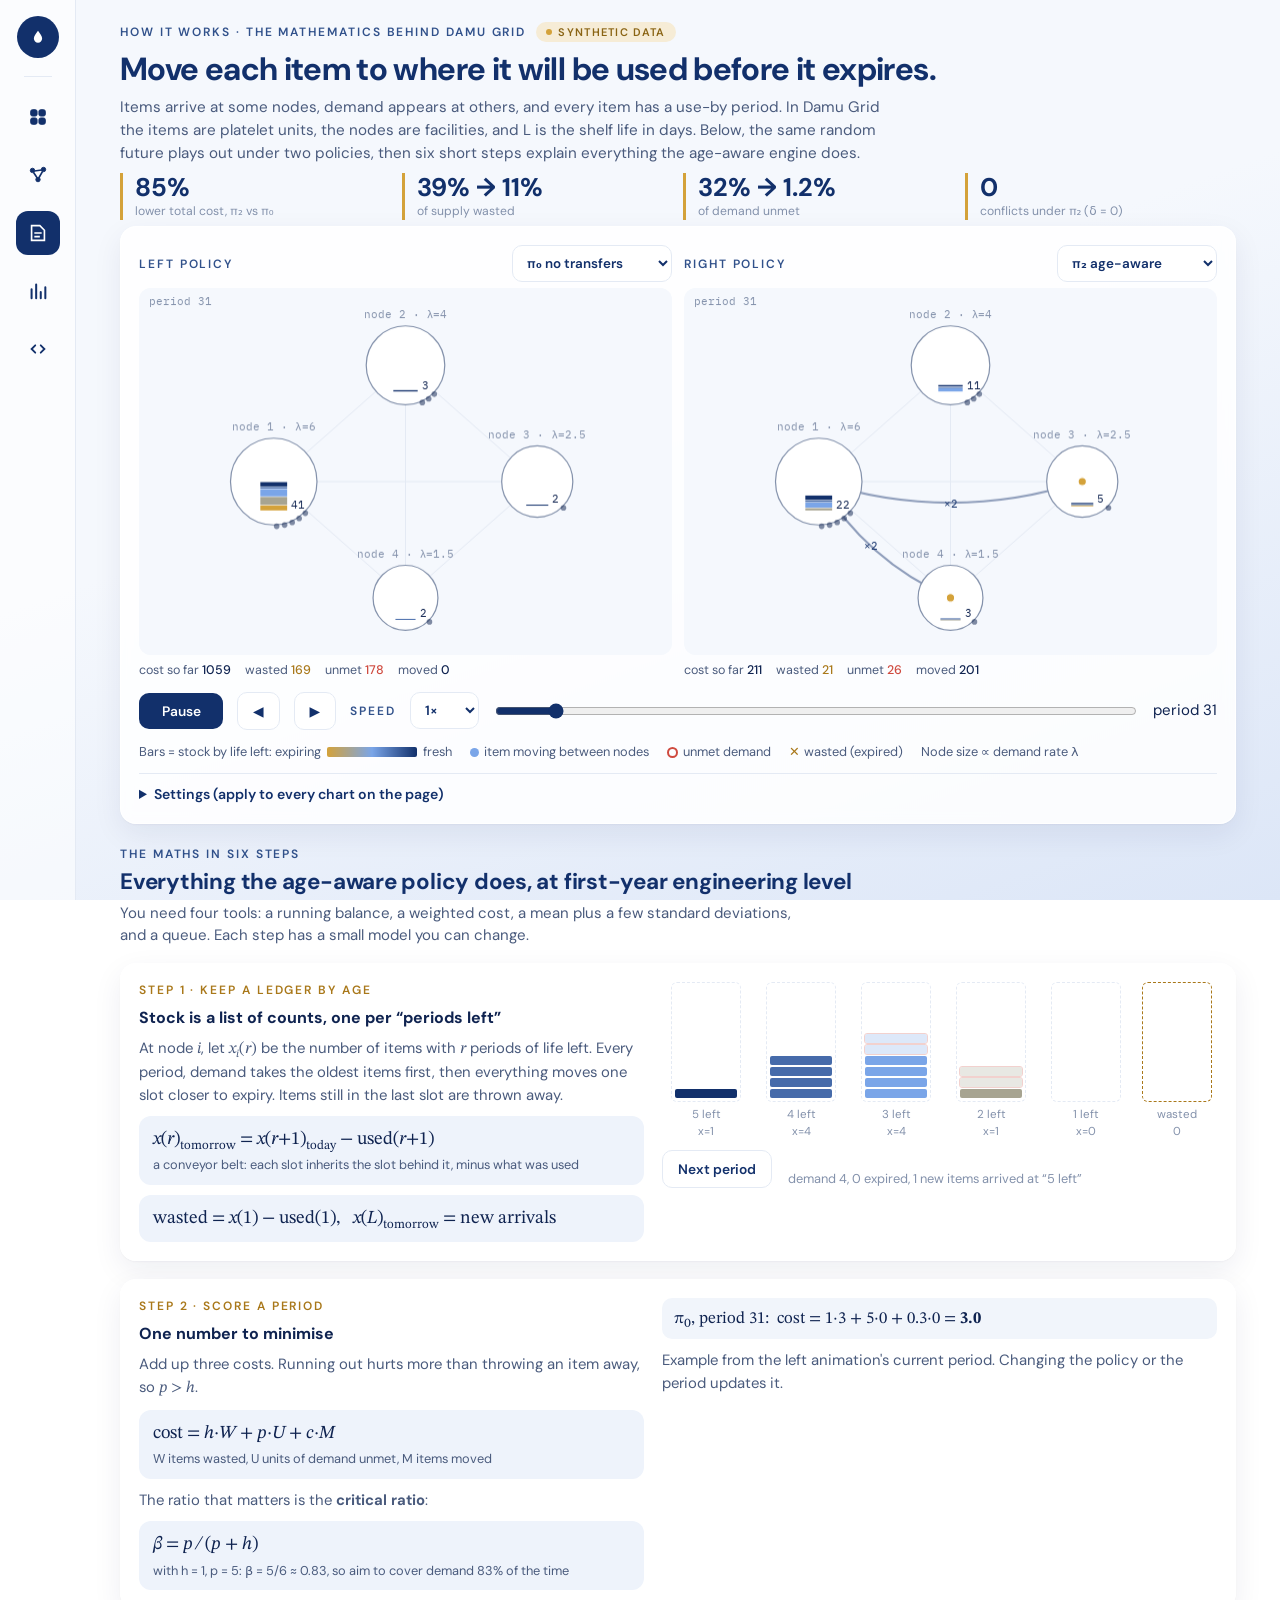
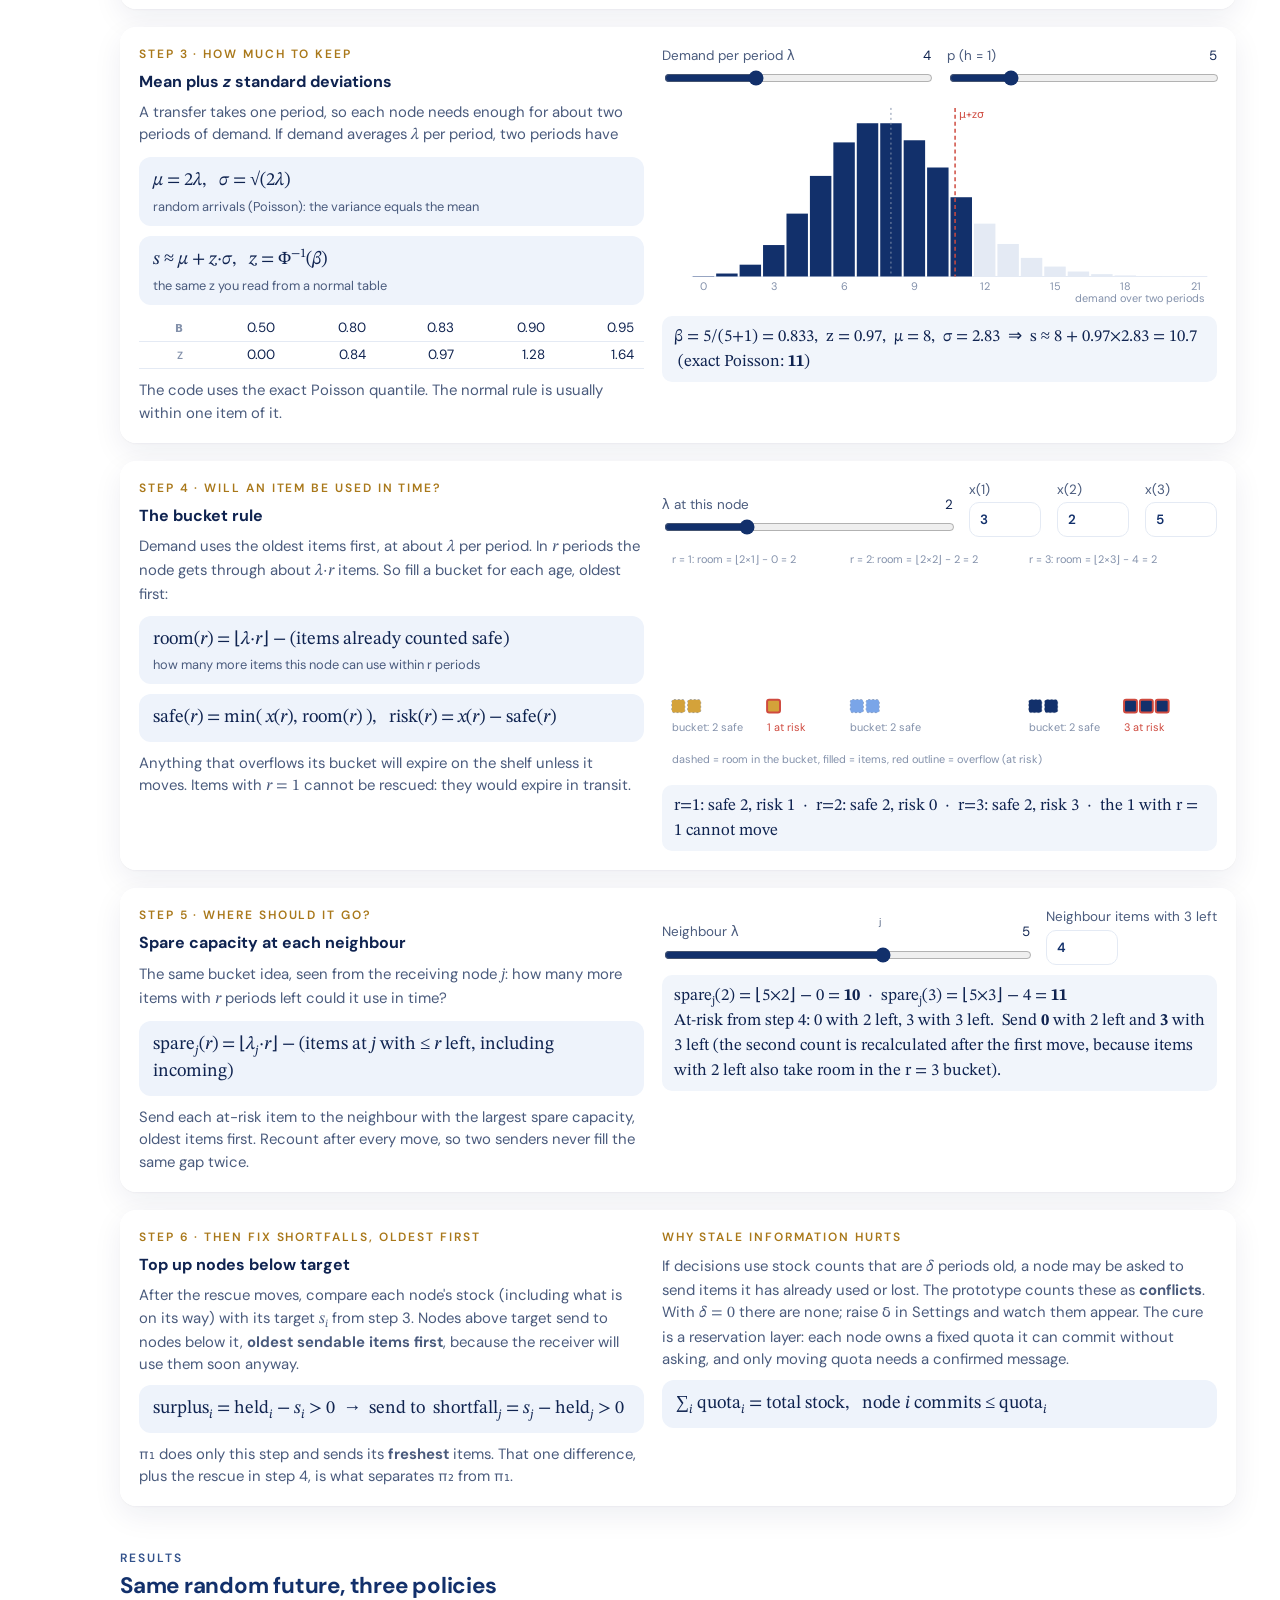
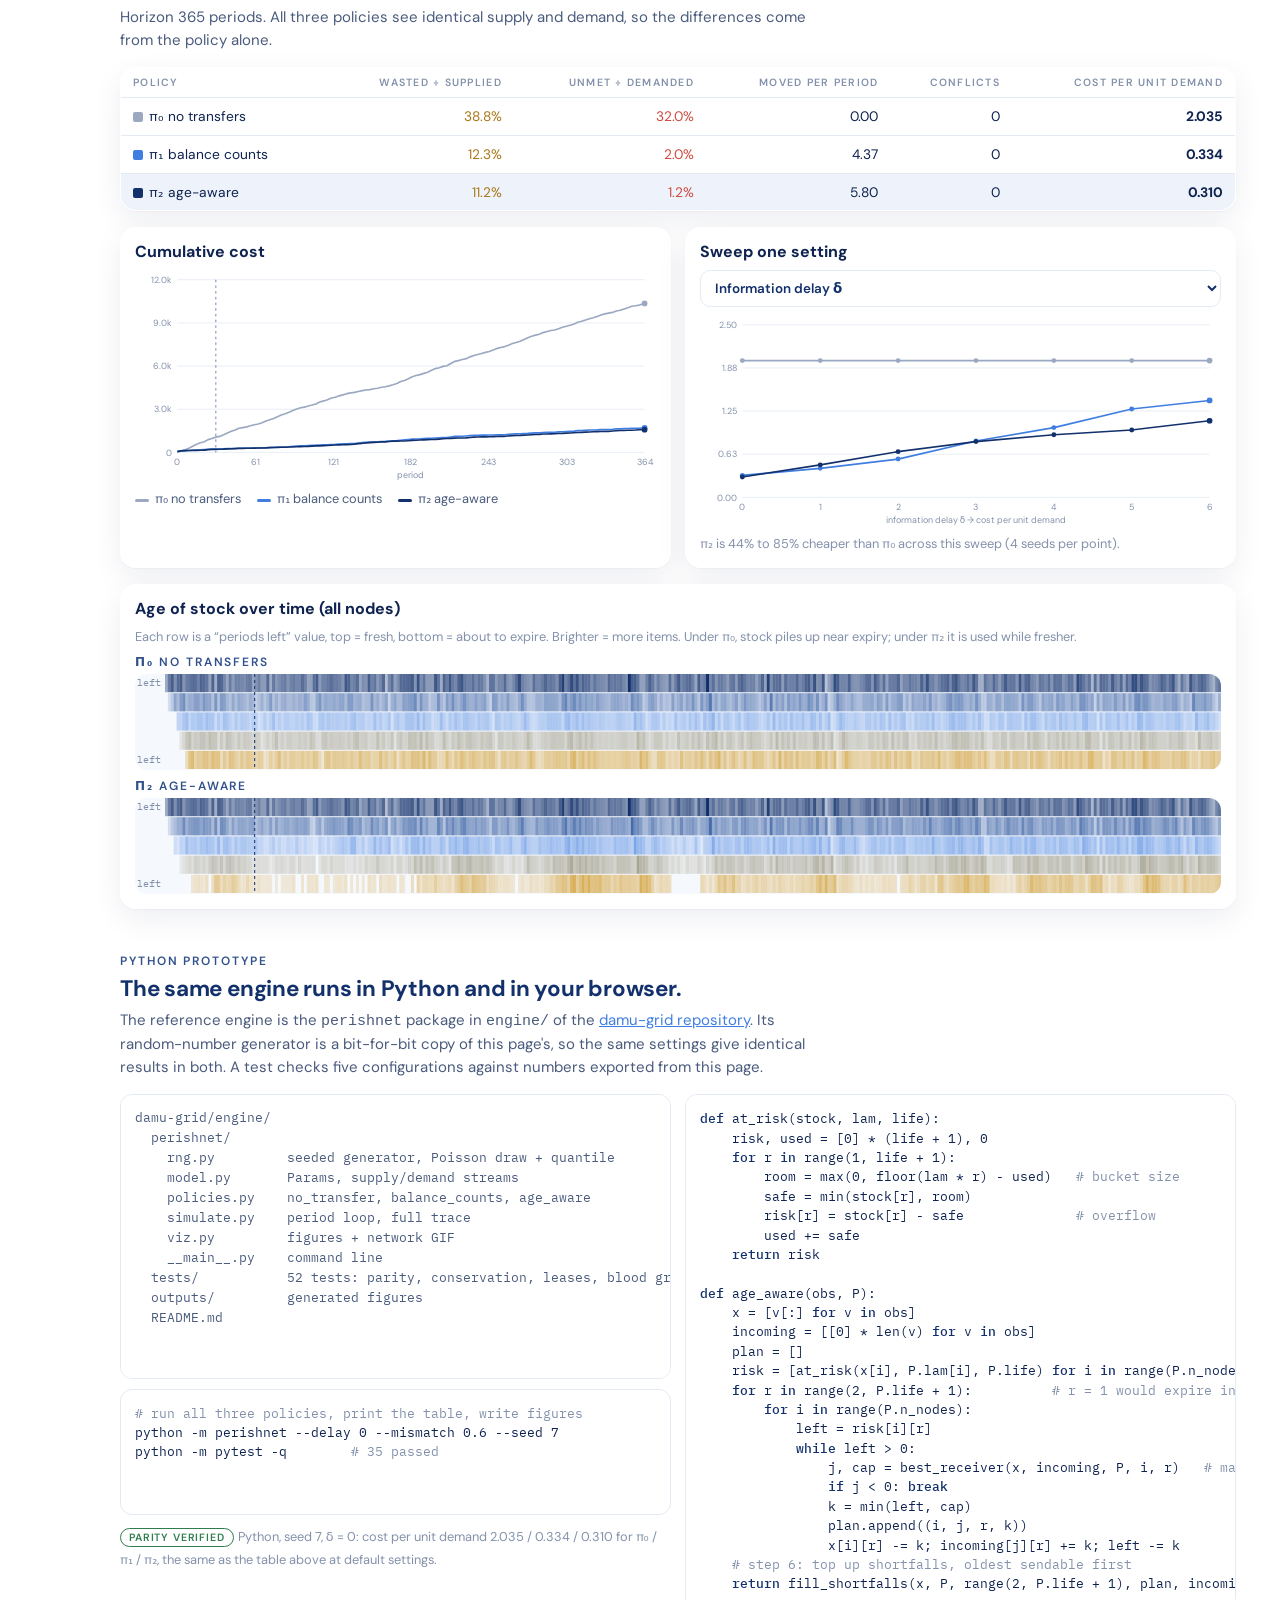
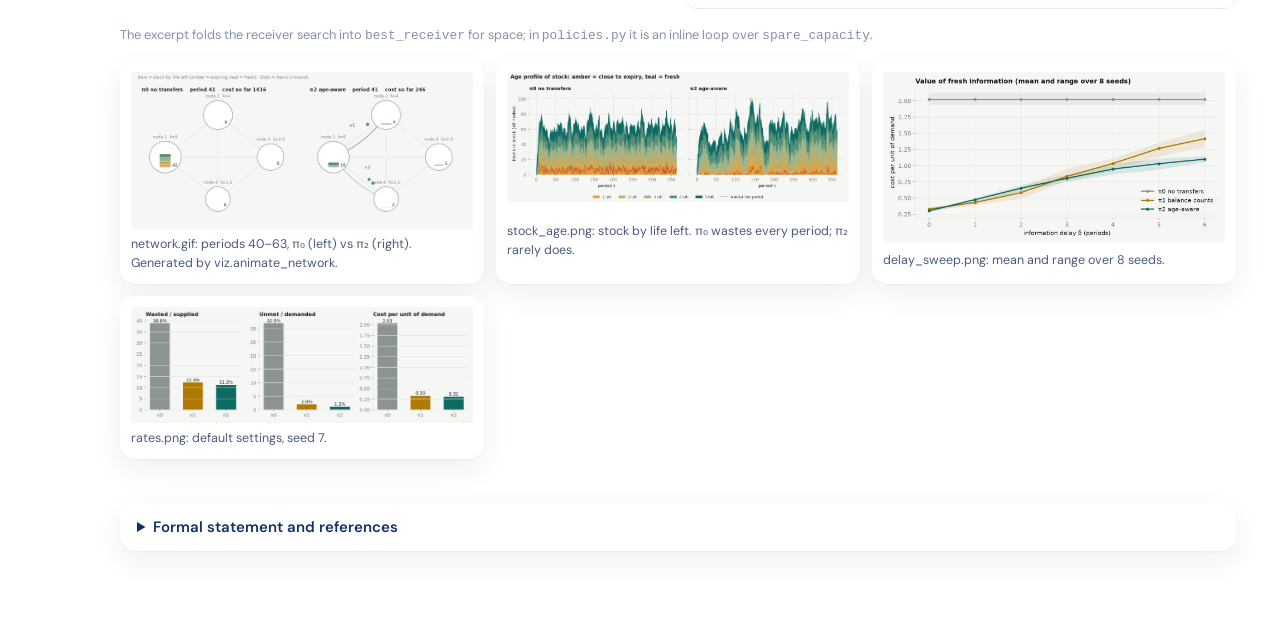
<file: web/method.html>
<!doctype html>
<html lang="en">
<head>
<meta charset="utf-8">
<meta name="viewport" content="width=device-width,initial-scale=1,viewport-fit=cover">
<link rel="icon" href="data:image/svg+xml,%3Csvg xmlns='http://www.w3.org/2000/svg' viewBox='0 0 32 32'%3E%3Ccircle cx='16' cy='16' r='16' fill='%2312306b'/%3E%3Cpath d='M16 7c3.4 4.6 6 8 6 11.2a6 6 0 0 1-12 0C10 15 12.6 11.6 16 7z' fill='%23fff'/%3E%3C/svg%3E">
<title>Damu Grid · How it works</title>
<link rel="preconnect" href="https://fonts.googleapis.com">
<link rel="preconnect" href="https://fonts.gstatic.com" crossorigin>
<link rel="stylesheet" href="https://fonts.googleapis.com/css2?family=DM+Sans:opsz,wght@9..40,400;9..40,500;9..40,600;9..40,700&family=STIX+Two+Text:ital,wght@0,400;0,600;1,400&family=IBM+Plex+Mono:wght@400;500&display=swap">
<style>
/* layout: thesis + live twin-network animation (the point of the page) -> the maths in six steps, each with a small interactive -> results charts -> python prototype -> formal statement & references */
:root{
  --bg:#f5f8fd; --panel:#ffffff; --ink:#0f2350; --ink-2:#4a5b7d; --muted:#8391ab; --grid:#e4eaf4; --border:rgba(18,48,107,.10);
  --accent:#12306b; --accent-soft:#eaf0fa;
  --waste:#a9781a; --short:#cf4a3f; --ok:#2f7d4f; --info:#3f7ee0;
  --f-math:"STIX Two Text","Cambria Math",Cambria,Georgia,serif;
  --f-ui:"DM Sans",ui-sans-serif,system-ui,-apple-system,"Segoe UI",sans-serif;
  --f-mono:"DM Sans",ui-sans-serif,system-ui,-apple-system,"Segoe UI",sans-serif;
  color-scheme:light;
  --life1:#d4a23a; --life2:#7aa5e8; --life3:#12306b;
  --s1:#9aa8c2; --s2:#3f7ee0; --s3:#12306b;
}

*{box-sizing:border-box}
body{background:var(--bg);color:var(--ink);font-family:var(--f-ui);font-size:15px;line-height:1.6;margin:0}
.wrap{max-width:1160px;margin:0 auto;padding-inline:16px;padding-block:26px 72px}
a{color:var(--accent)}
:focus-visible{outline:2px solid var(--accent);outline-offset:2px}
h1,h2,h3{margin:0;text-wrap:balance;line-height:1.2}
h1{font-family:var(--f-math);font-weight:600;font-size:clamp(1.9rem,4.4vw,2.7rem)}
h2{font-family:var(--f-math);font-weight:600;font-size:1.5rem}
h3{font-family:var(--f-ui);font-weight:600;font-size:1rem}
p{margin:0}
.lbl{font-family:var(--f-mono);font-size:.72rem;letter-spacing:.08em;text-transform:uppercase;color:var(--muted)}
.lede{color:var(--ink-2);max-width:70ch}
.m{font-family:var(--f-math);font-size:1.08em;white-space:nowrap}
.m i,i.v{font-style:italic}
sub,sup{font-size:.7em;line-height:0}
.eq{font-family:var(--f-math);font-size:1.15rem;background:var(--accent-soft);border-radius:8px;padding:10px 14px;overflow-x:auto;white-space:nowrap}
.eq .say{display:block;font-family:var(--f-ui);font-size:.8rem;color:var(--ink-2);white-space:normal;margin-top:2px}
section{display:grid;gap:16px;padding-block:30px;border-top:1px solid var(--grid)}
section>header{display:grid;gap:6px}
.num{font-variant-numeric:tabular-nums;font-family:var(--f-mono)}
.note{font-size:.8rem;color:var(--muted)}

/* hero */
.top{display:grid;gap:10px;padding-block:4px 18px}
.thesis{font-family:var(--f-math);font-size:clamp(1.1rem,2.3vw,1.4rem);line-height:1.45;max-width:58ch;color:var(--ink-2)}
.thesis em{color:var(--accent)}
.kpis{display:grid;grid-template-columns:repeat(auto-fit,minmax(150px,1fr));gap:10px}
.kpi{border-left:2px solid var(--accent);padding-left:10px;display:grid;gap:0}
.kpi b{font-family:var(--f-math);font-size:1.5rem;font-weight:600}
.kpi span{font-size:.76rem;color:var(--muted)}

.stage{background:var(--panel);border:1px solid var(--border);border-radius:12px;padding:14px;display:grid;gap:12px}
.twins{display:grid;grid-template-columns:1fr 1fr;gap:12px}
@media (max-width:820px){.twins{grid-template-columns:1fr}}
.twin{display:grid;gap:6px;min-width:0}
.twin-head{display:flex;flex-wrap:wrap;gap:6px 12px;align-items:center;justify-content:space-between}
.twin canvas{width:100%;height:auto;aspect-ratio:16/11;display:block;border-radius:8px;background:var(--bg)}
.counters{display:flex;flex-wrap:wrap;gap:4px 14px;font-family:var(--f-mono);font-size:.78rem;color:var(--ink-2)}
.counters b{color:var(--ink);font-weight:500}
.counters .w b{color:var(--waste)} .counters .u b{color:var(--short)}
.transport{display:flex;flex-wrap:wrap;gap:10px 14px;align-items:center}
.transport input[type=range]{flex:1 1 200px}
.btn{font:500 .86rem var(--f-ui);background:var(--accent);color:var(--bg);border:0;border-radius:6px;padding:7px 14px;cursor:pointer;min-width:84px}
.btn.ghost{background:transparent;color:var(--accent);border:1px solid var(--accent);min-width:0}
select,input[type=number]{font:inherit;font-size:.86rem;background:var(--bg);color:var(--ink);border:1px solid var(--border);border-radius:6px;padding:5px 8px}
input[type=number]{width:72px}
input[type=range]{accent-color:var(--accent)}
.legendbar{display:flex;flex-wrap:wrap;gap:6px 18px;font-size:.8rem;color:var(--ink-2);align-items:center}
.lifescale{display:inline-block;width:90px;height:10px;border-radius:2px;background:linear-gradient(90deg,var(--life1),var(--life2),var(--life3));vertical-align:middle;margin-inline:6px}
.dot{display:inline-block;width:9px;height:9px;border-radius:50%;background:var(--life2);vertical-align:middle;margin-right:5px}
.ring{display:inline-block;width:11px;height:11px;border-radius:50%;border:2px solid var(--short);vertical-align:middle;margin-right:5px}
.xw{color:var(--waste);font-weight:700;margin-right:4px}
details.settings{border-top:1px solid var(--grid);padding-top:10px}
details.settings summary{cursor:pointer;font-size:.88rem;color:var(--accent);font-weight:500}
.ctrls{display:grid;grid-template-columns:repeat(auto-fit,minmax(200px,1fr));gap:10px 18px;padding-top:10px}
.ctrl{display:grid;gap:2px}
.ctrl label{display:flex;justify-content:space-between;gap:8px;font-size:.84rem;color:var(--ink-2)}
.ctrl label output{font-family:var(--f-mono);color:var(--ink)}
.ctrl input[type=range]{width:100%}

/* steps */
.steps{display:grid;gap:18px}
.step{display:grid;grid-template-columns:minmax(0,1fr) minmax(0,1.1fr);gap:18px;background:var(--panel);border:1px solid var(--border);border-radius:10px;padding:16px}
@media (max-width:860px){.step{grid-template-columns:1fr}}
.step>*{min-width:0}
.step .txt{display:grid;gap:10px;align-content:start}
.step .k{font-family:var(--f-mono);font-size:.72rem;color:var(--accent);letter-spacing:.08em;text-transform:uppercase}
.step p{color:var(--ink-2);font-size:.93rem}
.step .eq,.step .readout{white-space:normal}
.viz{display:grid;gap:10px;align-content:start}
.viz svg{width:100%;height:auto;display:block}
.viz svg text{font-family:var(--f-mono);font-size:11px;fill:var(--muted)}
.row{display:flex;flex-wrap:wrap;gap:10px 16px;align-items:end}
.readout{font-family:var(--f-math);font-size:1.05rem;background:var(--bg);border-radius:6px;padding:8px 12px;overflow-x:auto;white-space:nowrap}
table.zt{border-collapse:collapse;font-size:.84rem}
table.zt td,table.zt th{padding:3px 10px;border-bottom:1px solid var(--grid);text-align:right;font-family:var(--f-mono)}
table.zt th{font-weight:500;color:var(--muted)}

/* belt */
.belt{display:grid;grid-template-columns:repeat(5,minmax(0,1fr)) minmax(0,.9fr);gap:6px;align-items:end}
.slot{display:grid;gap:4px;justify-items:center}
.slot .col{width:100%;max-width:70px;height:120px;border:1px dashed var(--grid);border-radius:6px;display:flex;flex-direction:column-reverse;padding:3px;gap:2px;overflow:hidden}
.slot .col i{display:block;height:9px;border-radius:2px;flex:none;animation:pop .35s ease-out}
.slot .col i.gone{opacity:.25;outline:1px solid var(--short)}
.slot span{font-family:var(--f-mono);font-size:.72rem;color:var(--muted);text-align:center}
.slot.bin .col{border-color:var(--waste)}
.slot.bin .col i{background:var(--waste)}
@keyframes pop{from{transform:scaleY(.2);opacity:0}to{transform:none;opacity:1}}
@media (prefers-reduced-motion:reduce){.slot .col i{animation:none}}

/* charts */
.g2{display:grid;grid-template-columns:repeat(auto-fit,minmax(340px,1fr));gap:14px}
.g2>*{min-width:0}
.card{background:var(--panel);border:1px solid var(--border);border-radius:10px;padding:14px;display:grid;gap:8px;align-content:start}
.chart svg{width:100%;height:auto;display:block}
.chart text{font-family:var(--f-mono);font-size:11px;fill:var(--muted)}
.legend{display:flex;flex-wrap:wrap;gap:6px 16px;font-size:.8rem;color:var(--ink-2)}
.legend span::before{content:"";display:inline-block;width:14px;height:3px;border-radius:2px;margin-right:6px;vertical-align:middle;background:var(--c)}
.heat{display:grid;gap:4px}
.heat canvas{width:100%;height:96px;display:block;border-radius:4px}
.tablewrap{overflow-x:auto;border:1px solid var(--border);border-radius:8px;background:var(--panel)}
table.res{border-collapse:collapse;width:100%;min-width:560px;font-size:.86rem}
table.res th,table.res td{padding:8px 12px;border-bottom:1px solid var(--grid);white-space:nowrap}
table.res th{font:500 .7rem var(--f-mono);letter-spacing:.07em;text-transform:uppercase;color:var(--muted);text-align:left}
table.res td.n,table.res th.n{text-align:right;font-family:var(--f-mono)}
table.res tr:last-child td{border-bottom:0}
table.res tr.best td{background:var(--accent-soft)}
.sw{display:inline-block;width:10px;height:10px;border-radius:2px;margin-right:6px;vertical-align:-1px;background:var(--c)}

/* python */
pre.code{margin:0;background:var(--panel);border:1px solid var(--border);border-radius:8px;padding:14px;overflow-x:auto;font:12.5px/1.55 var(--f-mono);color:var(--ink)}
pre.code .c{color:var(--muted)} pre.code .kw{color:var(--accent);font-weight:500}
.tree{font:12.5px/1.6 var(--f-mono);background:var(--panel);border:1px solid var(--border);border-radius:8px;padding:12px 14px;margin:0;overflow-x:auto;color:var(--ink-2)}
.gallery{display:grid;grid-template-columns:repeat(auto-fit,minmax(300px,1fr));gap:12px}
.gallery figure{margin:0;background:#f6f7f5;border:1px solid var(--border);border-radius:8px;padding:8px;display:grid;gap:6px}
.gallery figcaption{font-size:.78rem;color:#4a5450}
.gallery img{width:100%;height:auto;display:block;border-radius:4px}
.pill{display:inline-block;font:500 .7rem var(--f-mono);text-transform:uppercase;letter-spacing:.05em;padding:2px 8px;border-radius:999px;border:1px solid currentColor;white-space:nowrap}
.pill.ok{color:var(--ok)}
details.formal{background:var(--panel);border:1px solid var(--border);border-radius:10px;padding:12px 16px}
details.formal summary{cursor:pointer;font-weight:500;color:var(--accent)}
details.formal .in{display:grid;gap:10px;padding-top:12px}
ol.refs{margin:0;padding-left:1.4em;display:grid;gap:5px;font-size:.86rem;color:var(--ink-2)}
</style>
<link rel="stylesheet" href="css/tokens.css">
<link rel="stylesheet" href="css/pages.css">
</head>
<body>
<nav class="rail" aria-label="Damu Grid">
  <a class="mark" href="./" aria-label="Damu Grid home"><svg viewBox="0 0 32 32" aria-hidden="true"><path d="M16 7c3.4 4.6 6 8 6 11.2a6 6 0 0 1-12 0C10 15 12.6 11.6 16 7z"/></svg></a>
  <span class="sep" aria-hidden="true"></span>
  <a class="ico" href="overview.html" title="Overview" aria-label="Overview"><svg viewBox="0 0 24 24" aria-hidden="true"><rect x="4" y="4" width="7" height="7" rx="2"/><rect x="13" y="4" width="7" height="7" rx="2"/><rect x="4" y="13" width="7" height="7" rx="2"/><rect x="13" y="13" width="7" height="7" rx="2"/></svg></a>
  <a class="ico" href="./" title="Live demo" aria-label="Live demo"><svg viewBox="0 0 24 24" aria-hidden="true"><circle cx="6" cy="7" r="2.4"/><circle cx="18" cy="6" r="2.4"/><circle cx="12" cy="17" r="2.4"/><path d="M8 7.6l8-1M7 9l4 6M17 8l-4 7" fill="none" stroke-width="1.8"/></svg></a>
  <a class="ico on" href="method.html" aria-current="page" title="How it works" aria-label="How it works"><svg viewBox="0 0 24 24" aria-hidden="true"><path d="M5 4h9l5 5v11H5z" fill="none" stroke-width="1.8"/><path d="M8 12h8M8 16h6" fill="none" stroke-width="1.8"/></svg></a>
  <a class="ico" href="evidence.html" title="Evidence" aria-label="Evidence"><svg viewBox="0 0 24 24" aria-hidden="true"><path d="M5 20V10M10 20V5M15 20v-7M20 20V8" fill="none" stroke-width="2.2" stroke-linecap="round"/></svg></a>
  <a class="ico" href="https://github.com/bleymambwe/damu-grid" target="_blank" rel="noopener" title="Code on GitHub" aria-label="Code on GitHub"><svg viewBox="0 0 24 24" aria-hidden="true"><path d="M9 8l-4 4 4 4M15 8l4 4-4 4" fill="none" stroke-width="2" stroke-linecap="round"/></svg></a>
</nav>
<div class="dg-main">
<div class="wrap">

<header class="head top">
  <div class="eyebrow">How it works · the mathematics behind Damu Grid <span class="pill-demo"><i></i>Synthetic data</span></div>
  <h1>Move each item to where it will be used before it expires.</h1>
  <p class="sub">Items arrive at some nodes, demand appears at others, and every item has a use-by period. In Damu Grid the items are platelet units, the nodes are facilities, and L is the shelf life in days. Below, the same random future plays out under two policies, then six short steps explain everything the age-aware engine does.</p>
  <div class="kpis" id="kpis"></div>
</header>

<!-- STAGE -->
<div class="stage" id="stage">
  <div class="twins">
    <div class="twin">
      <div class="twin-head"><label class="lbl" for="pol-a">Left policy</label>
        <select id="pol-a"><option value="0" selected>π₀ no transfers</option><option value="1">π₁ balance counts</option><option value="2">π₂ age-aware</option></select></div>
      <canvas id="cv-a" width="640" height="440" aria-label="Network animation, left policy"></canvas>
      <div class="counters" id="ct-a"></div>
    </div>
    <div class="twin">
      <div class="twin-head"><label class="lbl" for="pol-b">Right policy</label>
        <select id="pol-b"><option value="0">π₀ no transfers</option><option value="1">π₁ balance counts</option><option value="2" selected>π₂ age-aware</option></select></div>
      <canvas id="cv-b" width="640" height="440" aria-label="Network animation, right policy"></canvas>
      <div class="counters" id="ct-b"></div>
    </div>
  </div>
  <div class="transport">
    <button class="btn" id="play">Pause</button>
    <button class="btn ghost" id="stepb" aria-label="Back one period">◀</button>
    <button class="btn ghost" id="stepf" aria-label="Forward one period">▶</button>
    <label class="lbl" for="speed">Speed</label>
    <select id="speed"><option value="0.5">0.5×</option><option value="1" selected>1×</option><option value="2">2×</option><option value="4">4×</option></select>
    <input type="range" id="scrub" min="0" max="364" value="30" aria-label="Period">
    <span class="num" id="tlabel">period 30</span>
  </div>
  <div class="legendbar">
    <span>Bars = stock by life left: expiring<span class="lifescale"></span>fresh</span>
    <span><span class="dot"></span>item moving between nodes</span>
    <span><span class="ring"></span>unmet demand</span>
    <span><span class="xw">✕</span>wasted (expired)</span>
    <span>Node size ∝ demand rate λ</span>
  </div>
  <details class="settings"><summary>Settings (apply to every chart on the page)</summary>
    <div class="ctrls">
      <div class="ctrl"><label for="sb-n">Nodes N <output id="sb-no"></output></label><input type="range" id="sb-n" min="2" max="6" step="1" value="4"></div>
      <div class="ctrl"><label for="sb-L">Life L (periods) <output id="sb-Lo"></output></label><input type="range" id="sb-L" min="2" max="12" step="1" value="5"></div>
      <div class="ctrl"><label for="sb-rho">Supply ÷ demand ρ <output id="sb-rhoo"></output></label><input type="range" id="sb-rho" min="0.7" max="1.6" step="0.05" value="1.1"></div>
      <div class="ctrl"><label for="sb-m">Share of supply landing on node 1, m <output id="sb-mo"></output></label><input type="range" id="sb-m" min="0" max="1" step="0.05" value="0.6"></div>
      <div class="ctrl"><label for="sb-d">Information delay δ <output id="sb-do"></output></label><input type="range" id="sb-d" min="0" max="6" step="1" value="0"></div>
      <div class="ctrl"><label for="sb-p">Cost of unmet demand p (waste = 1) <output id="sb-po"></output></label><input type="range" id="sb-p" min="1" max="20" step="1" value="5"></div>
      <div class="ctrl"><label for="sb-c">Cost per item moved c <output id="sb-co"></output></label><input type="range" id="sb-c" min="0" max="2" step="0.05" value="0.3"></div>
      <div class="ctrl"><label for="sb-seed">Random seed <output id="sb-seedo"></output></label><input type="range" id="sb-seed" min="1" max="50" step="1" value="7"></div>
    </div>
  </details>
</div>

<!-- MATHS -->
<section id="maths">
  <header><div class="lbl">The maths in six steps</div><h2>Everything the age-aware policy does, at first-year engineering level</h2>
  <p class="lede">You need four tools: a running balance, a weighted cost, a mean plus a few standard deviations, and a queue. Each step has a small model you can change.</p></header>

  <div class="steps">
    <div class="step">
      <div class="txt"><span class="k">Step 1 · Keep a ledger by age</span>
        <h3>Stock is a list of counts, one per “periods left”</h3>
        <p>At node <span class="m"><i>i</i></span>, let <span class="m"><i>x</i><sub><i>i</i></sub>(<i>r</i>)</span> be the number of items with <span class="m"><i>r</i></span> periods of life left. Every period, demand takes the oldest items first, then everything moves one slot closer to expiry. Items still in the last slot are thrown away.</p>
        <div class="eq"><i>x</i>(<i>r</i>)<sub>tomorrow</sub> = <i>x</i>(<i>r</i>+1)<sub>today</sub> − used(<i>r</i>+1)<span class="say">a conveyor belt: each slot inherits the slot behind it, minus what was used</span></div>
        <div class="eq">wasted = <i>x</i>(1) − used(1),&nbsp;&nbsp; <i>x</i>(<i>L</i>)<sub>tomorrow</sub> = new arrivals</div>
      </div>
      <div class="viz">
        <div class="belt" id="belt"></div>
        <div class="row"><button class="btn ghost" id="belt-next">Next period</button><span class="note" id="belt-msg"></span></div>
      </div>
    </div>

    <div class="step">
      <div class="txt"><span class="k">Step 2 · Score a period</span>
        <h3>One number to minimise</h3>
        <p>Add up three costs. Running out hurts more than throwing an item away, so <span class="m"><i>p</i> &gt; <i>h</i></span>.</p>
        <div class="eq">cost = <i>h</i>·<i>W</i> + <i>p</i>·<i>U</i> + <i>c</i>·<i>M</i><span class="say">W items wasted, U units of demand unmet, M items moved</span></div>
        <p>The ratio that matters is the <b>critical ratio</b>:</p>
        <div class="eq"><i>β</i> = <i>p</i> ⁄ (<i>p</i> + <i>h</i>)<span class="say">with h = 1, p = 5: β = 5/6 ≈ 0.83, so aim to cover demand 83% of the time</span></div>
      </div>
      <div class="viz">
        <div class="readout" id="cost-ex"></div>
        <p class="note">Example from the left animation's current period. Changing the policy or the period updates it.</p>
      </div>
    </div>

    <div class="step">
      <div class="txt"><span class="k">Step 3 · How much to keep</span>
        <h3>Mean plus <i>z</i> standard deviations</h3>
        <p>A transfer takes one period, so each node needs enough for about two periods of demand. If demand averages <span class="m"><i>λ</i></span> per period, two periods have</p>
        <div class="eq"><i>μ</i> = 2<i>λ</i>,&nbsp;&nbsp; <i>σ</i> = √(2<i>λ</i>)<span class="say">random arrivals (Poisson): the variance equals the mean</span></div>
        <div class="eq"><i>s</i> ≈ <i>μ</i> + <i>z</i>·<i>σ</i>,&nbsp;&nbsp; <i>z</i> = Φ<sup>−1</sup>(<i>β</i>)<span class="say">the same z you read from a normal table</span></div>
        <table class="zt"><tr><th>β</th><td>0.50</td><td>0.80</td><td>0.83</td><td>0.90</td><td>0.95</td></tr><tr><th>z</th><td>0.00</td><td>0.84</td><td>0.97</td><td>1.28</td><td>1.64</td></tr></table>
        <p class="note">The code uses the exact Poisson quantile. The normal rule is usually within one item of it.</p>
      </div>
      <div class="viz">
        <div class="row">
          <div class="ctrl" style="flex:1 1 160px"><label for="tg-l">Demand per period λ <output id="tg-lo"></output></label><input type="range" id="tg-l" min="1" max="10" step="0.5" value="4"></div>
          <div class="ctrl" style="flex:1 1 160px"><label for="tg-p">p (h = 1) <output id="tg-po"></output></label><input type="range" id="tg-p" min="1" max="20" step="1" value="5"></div>
        </div>
        <svg id="tg-svg" viewBox="0 0 560 210" role="img" aria-label="Distribution of two-period demand with target stock"></svg>
        <div class="readout" id="tg-out"></div>
      </div>
    </div>

    <div class="step">
      <div class="txt"><span class="k">Step 4 · Will an item be used in time?</span>
        <h3>The bucket rule</h3>
        <p>Demand uses the oldest items first, at about <span class="m"><i>λ</i></span> per period. In <span class="m"><i>r</i></span> periods the node gets through about <span class="m"><i>λ</i>·<i>r</i></span> items. So fill a bucket for each age, oldest first:</p>
        <div class="eq">room(<i>r</i>) = ⌊<i>λ</i>·<i>r</i>⌋ − (items already counted safe)<span class="say">how many more items this node can use within r periods</span></div>
        <div class="eq">safe(<i>r</i>) = min( <i>x</i>(<i>r</i>), room(<i>r</i>) ),&nbsp;&nbsp; risk(<i>r</i>) = <i>x</i>(<i>r</i>) − safe(<i>r</i>)</div>
        <p>Anything that overflows its bucket will expire on the shelf unless it moves. Items with <span class="m"><i>r</i> = 1</span> cannot be rescued: they would expire in transit.</p>
      </div>
      <div class="viz">
        <div class="row">
          <div class="ctrl" style="flex:1 1 150px"><label for="bk-l">λ at this node <output id="bk-lo"></output></label><input type="range" id="bk-l" min="0.5" max="6" step="0.5" value="2"></div>
          <div class="ctrl"><label for="bk-1">x(1)</label><input type="number" id="bk-1" min="0" max="15" value="3"></div>
          <div class="ctrl"><label for="bk-2">x(2)</label><input type="number" id="bk-2" min="0" max="15" value="2"></div>
          <div class="ctrl"><label for="bk-3">x(3)</label><input type="number" id="bk-3" min="0" max="15" value="5"></div>
        </div>
        <svg id="bk-svg" viewBox="0 0 560 230" role="img" aria-label="Bucket rule: safe and at-risk items per age"></svg>
        <div class="readout" id="bk-out"></div>
      </div>
    </div>

    <div class="step">
      <div class="txt"><span class="k">Step 5 · Where should it go?</span>
        <h3>Spare capacity at each neighbour</h3>
        <p>The same bucket idea, seen from the receiving node <span class="m"><i>j</i></span>: how many more items with <span class="m"><i>r</i></span> periods left could it use in time?</p>
        <div class="eq">spare<sub><i>j</i></sub>(<i>r</i>) = ⌊<i>λ</i><sub><i>j</i></sub>·<i>r</i>⌋ − (items at <i>j</i> with ≤ <i>r</i> left, including incoming)</div>
        <p>Send each at-risk item to the neighbour with the largest spare capacity, oldest items first. Recount after every move, so two senders never fill the same gap twice.</p>
      </div>
      <div class="viz">
        <div class="row">
          <div class="ctrl" style="flex:1 1 150px"><label for="nb-l">Neighbour λ<sub>j</sub> <output id="nb-lo"></output></label><input type="range" id="nb-l" min="0.5" max="8" step="0.5" value="5"></div>
          <div class="ctrl"><label for="nb-x">Neighbour items with 3 left</label><input type="number" id="nb-x" min="0" max="40" value="4"></div>
        </div>
        <div class="readout" id="nb-out" style="white-space:normal"></div>
      </div>
    </div>

    <div class="step">
      <div class="txt"><span class="k">Step 6 · Then fix shortfalls, oldest first</span>
        <h3>Top up nodes below target</h3>
        <p>After the rescue moves, compare each node's stock (including what is on its way) with its target <span class="m"><i>s</i><sub><i>i</i></sub></span> from step 3. Nodes above target send to nodes below it, <b>oldest sendable items first</b>, because the receiver will use them soon anyway.</p>
        <div class="eq">surplus<sub><i>i</i></sub> = held<sub><i>i</i></sub> − <i>s</i><sub><i>i</i></sub> &gt; 0 &nbsp;→&nbsp; send to &nbsp;shortfall<sub><i>j</i></sub> = <i>s</i><sub><i>j</i></sub> − held<sub><i>j</i></sub> &gt; 0</div>
        <p>π₁ does only this step and sends its <b>freshest</b> items. That one difference, plus the rescue in step 4, is what separates π₂ from π₁.</p>
      </div>
      <div class="txt">
        <span class="k">Why stale information hurts</span>
        <p>If decisions use stock counts that are <span class="m"><i>δ</i></span> periods old, a node may be asked to send items it has already used or lost. The prototype counts these as <b>conflicts</b>. With <span class="m"><i>δ</i> = 0</span> there are none; raise δ in Settings and watch them appear. The cure is a reservation layer: each node owns a fixed quota it can commit without asking, and only moving quota needs a confirmed message.</p>
        <div class="eq">∑<sub><i>i</i></sub> quota<sub><i>i</i></sub> = total stock,&nbsp;&nbsp; node <i>i</i> commits ≤ quota<sub><i>i</i></sub></div>
      </div>
    </div>
  </div>
</section>

<!-- RESULTS -->
<section id="results">
  <header><div class="lbl">Results</div><h2>Same random future, three policies</h2>
  <p class="lede">Horizon 365 periods. All three policies see identical supply and demand, so the differences come from the policy alone.</p></header>
  <div class="tablewrap"><table class="res"><thead><tr><th>Policy</th><th class="n">Wasted ÷ supplied</th><th class="n">Unmet ÷ demanded</th><th class="n">Moved per period</th><th class="n">Conflicts</th><th class="n">Cost per unit demand</th></tr></thead><tbody id="res"></tbody></table></div>
  <div class="g2">
    <div class="card chart"><h3>Cumulative cost</h3><svg id="cum-svg" viewBox="0 0 640 260" role="img" aria-label="Cumulative cost over time"></svg>
      <div class="legend"><span style="--c:var(--s1)">π₀ no transfers</span><span style="--c:var(--s2)">π₁ balance counts</span><span style="--c:var(--s3)">π₂ age-aware</span></div></div>
    <div class="card chart"><h3>Sweep one setting</h3>
      <select id="sw-x" aria-label="Setting to sweep"><option value="delta">Information delay δ</option><option value="m">Supply share on node 1, m</option><option value="L">Life L</option><option value="rho">Supply ÷ demand ρ</option></select>
      <svg id="sw-svg" viewBox="0 0 640 260" role="img" aria-label="Cost per unit demand against swept setting"></svg>
      <p class="note" id="sw-note"></p></div>
  </div>
  <div class="card">
    <h3>Age of stock over time (all nodes)</h3>
    <p class="note">Each row is a “periods left” value, top = fresh, bottom = about to expire. Brighter = more items. Under π₀, stock piles up near expiry; under π₂ it is used while fresher.</p>
    <div class="heat"><span class="lbl" id="hm-a-l">π₀</span><canvas id="hm-a" width="1100" height="96"></canvas></div>
    <div class="heat"><span class="lbl" id="hm-b-l">π₂</span><canvas id="hm-b" width="1100" height="96"></canvas></div>
  </div>
</section>

<!-- PYTHON -->
<section id="python">
  <header><div class="lbl">Python prototype</div><h2>The same engine runs in Python and in your browser.</h2>
  <p class="lede">The reference engine is the <code>perishnet</code> package in <code>engine/</code> of the <a href="https://github.com/bleymambwe/damu-grid" target="_blank" rel="noopener">damu-grid repository</a>. Its random-number generator is a bit-for-bit copy of this page's, so the same settings give identical results in both. A test checks five configurations against numbers exported from this page.</p></header>
  <div class="g2">
    <div style="display:grid;gap:10px;min-width:0">
<pre class="tree">damu-grid/engine/
  perishnet/
    rng.py         seeded generator, Poisson draw + quantile
    model.py       Params, supply/demand streams
    policies.py    no_transfer, balance_counts, age_aware
    simulate.py    period loop, full trace
    viz.py         figures + network GIF
    __main__.py    command line
  tests/           52 tests: parity, conservation, leases, blood groups
  outputs/         generated figures
  README.md</pre>
<pre class="code"><span class="c"># run all three policies, print the table, write figures</span>
python -m perishnet --delay 0 --mismatch 0.6 --seed 7
python -m pytest -q        <span class="c"># 35 passed</span></pre>
      <p><span class="pill ok">Parity verified</span> <span class="note">Python, seed 7, δ = 0: cost per unit demand 2.035 / 0.334 / 0.310 for π₀ / π₁ / π₂, the same as the table above at default settings.</span></p>
    </div>
<pre class="code"><span class="kw">def</span> at_risk(stock, lam, life):
    risk, used = [0] * (life + 1), 0
    <span class="kw">for</span> r <span class="kw">in</span> range(1, life + 1):
        room = max(0, floor(lam * r) - used)   <span class="c"># bucket size</span>
        safe = min(stock[r], room)
        risk[r] = stock[r] - safe              <span class="c"># overflow</span>
        used += safe
    <span class="kw">return</span> risk

<span class="kw">def</span> age_aware(obs, P):
    x = [v[:] <span class="kw">for</span> v <span class="kw">in</span> obs]
    incoming = [[0] * len(v) <span class="kw">for</span> v <span class="kw">in</span> obs]
    plan = []
    risk = [at_risk(x[i], P.lam[i], P.life) <span class="kw">for</span> i <span class="kw">in</span> range(P.n_nodes)]
    <span class="kw">for</span> r <span class="kw">in</span> range(2, P.life + 1):          <span class="c"># r = 1 would expire in transit</span>
        <span class="kw">for</span> i <span class="kw">in</span> range(P.n_nodes):
            left = risk[i][r]
            <span class="kw">while</span> left &gt; 0:
                j, cap = best_receiver(x, incoming, P, i, r)   <span class="c"># max spare_j(r)</span>
                <span class="kw">if</span> j &lt; 0: <span class="kw">break</span>
                k = min(left, cap)
                plan.append((i, j, r, k))
                x[i][r] -= k; incoming[j][r] += k; left -= k
    <span class="c"># step 6: top up shortfalls, oldest sendable first</span>
    <span class="kw">return</span> fill_shortfalls(x, P, range(2, P.life + 1), plan, incoming)</pre>
  </div>
  <p class="note">The excerpt folds the receiver search into <code>best_receiver</code> for space; in <code>policies.py</code> it is an inline loop over <code>spare_capacity</code>.</p>
  <div class="gallery">
    <figure><img src="img/network.gif" alt="Animated network: no transfers on the left, age-aware on the right" loading="lazy"><figcaption>network.gif: periods 40–63, π₀ (left) vs π₂ (right). Generated by viz.animate_network.</figcaption></figure>
    <figure><img src="img/stock_age.png" alt="Stacked area of stock by periods left over time" loading="lazy"><figcaption>stock_age.png: stock by life left. π₀ wastes every period; π₂ rarely does.</figcaption></figure>
    <figure><img src="img/delay_sweep.png" alt="Cost per unit demand against information delay" loading="lazy"><figcaption>delay_sweep.png: mean and range over 8 seeds.</figcaption></figure>
    <figure><img src="img/rates.png" alt="Bar charts of waste, unmet demand and cost" loading="lazy"><figcaption>rates.png: default settings, seed 7.</figcaption></figure>
  </div>
</section>

<section id="formal">
  <details class="formal"><summary>Formal statement and references</summary>
    <div class="in">
      <div class="eq">min<sub><i>π</i></sub> 𝔼[ ∑<sub><i>t</i></sub> ∑<sub><i>i</i></sub> ( <i>h</i>·<i>w</i><sub><i>i,t</i></sub> + <i>p</i>·<i>b</i><sub><i>i,t</i></sub> ) + ∑<sub><i>t,i,j,r</i></sub> <i>c</i>·<i>u</i><sub><i>ij,t</i></sub>(<i>r</i>) ]&nbsp; s.t.&nbsp; ∑<sub><i>j</i></sub> <i>u</i><sub><i>ij,t</i></sub>(<i>r</i>) ≤ <i>x</i><sub><i>i,t</i></sub>(<i>r</i>),&nbsp; <i>u</i><sub><i>t</i></sub> = <i>π</i>(<i>x</i><sub><i>t</i>−<i>δ</i></sub>)</div>
      <p class="note">A stochastic dynamic program with state dimension N·L. With δ &gt; 0 it is partially observable. The age-aware policy is a greedy approximation to the per-period two-stage stochastic program.</p>
      <ol class="refs">
        <li>S. Nahmias. Perishable inventory theory: a review. <i>Operations Research</i> 30(4), 1982.</li>
        <li>Inventory sharing for perishable products. <i>Operations Research</i> 71(5):1756–1776, 2023. <a href="https://pubsonline.informs.org/doi/10.1287/opre.2022.2410" target="_blank" rel="noopener">doi:10.1287/opre.2022.2410</a></li>
        <li>Dehghani et al. Proactive transshipment: a stochastic programming approach, 2019. <a href="https://research.aalto.fi/en/publications/proactive-transshipment-in-the-blood-supply-chain-a-stochastic-pr/" target="_blank" rel="noopener">Aalto record</a></li>
        <li>C. Papadimitriou, J. Tsitsiklis. The complexity of Markov decision processes. <i>Math. of Operations Research</i> 12(3), 1987.</li>
        <li>P. O'Neil. The escrow transactional method. <i>ACM TODS</i> 11(4), 1986.</li>
        <li>A. Angelopoulos, S. Bates. A gentle introduction to conformal prediction. <a href="https://arxiv.org/abs/2107.07511" target="_blank" rel="noopener">arXiv:2107.07511</a></li>
      </ol>
    </div>
  </details>
</section>

</div>

<script>
(function(){
const $=id=>document.getElementById(id);
const NS='http://www.w3.org/2000/svg';
const reduce=window.matchMedia&&matchMedia('(prefers-reduced-motion: reduce)').matches;

/* SIM-CORE-START (mirrored by age_aware_prototype/perishnet; keep in sync) */
function rngOf(a){return function(){a|=0;a=a+0x6D2B79F5|0;let t=Math.imul(a^a>>>15,1|a);t=t+Math.imul(t^t>>>7,61|t)^t;return((t^t>>>14)>>>0)/4294967296;};}
function pois(l,r){ if(l<=0) return 0; if(l<30){const e=Math.exp(-l);let k=0,p=1;do{k++;p*=r();}while(p>e);return k-1;}
  const u=r()||1e-12,v=r(); return Math.max(0,Math.round(l+Math.sqrt(l)*Math.sqrt(-2*Math.log(u))*Math.cos(2*Math.PI*v))); }
function pq(l,beta){ if(l<=0) return 0; let k=0,p=Math.exp(-l),c=p; while(c<beta && k<10000){k++;p*=l/k;c+=p;} return k; }
const BASE=[6,4,2.5,1.5,1,0.8];
function params(cfg){
  const P=Object.assign({h:1,T:365},cfg);
  P.lam=BASE.slice(0,P.N); const Lam=P.lam.reduce((a,b)=>a+b,0);
  P.sig=P.lam.map((l,i)=>P.rho*((1-P.m)*l+(i===0?P.m*Lam:0)));
  P.beta=P.p/(P.p+P.h); P.target=P.lam.map(l=>pq(2*l,P.beta));
  return P;
}
function streams(P){ const r=rngOf(P.seed*7919+13); const S=[],D=[];
  for(let i=0;i<P.N;i++){S.push([]);D.push([]);}
  for(let t=0;t<P.T;t++) for(let i=0;i<P.N;i++){ S[i].push(pois(P.sig[i],r)); D[i].push(pois(P.lam[i],r)); }
  return {S,D}; }
function fill(x,P,order,plan,inc){
  const N=P.N, sum=v=>v.reduce((a,b)=>a+b,0);
  inc=inc||x.map(v=>new Array(v.length).fill(0));
  const tot=x.map(v=>sum(v)-v[1]);
  const all=x.map((v,i)=>sum(v)+sum(inc[i]));
  const sur=[],def=[];
  for(let i=0;i<N;i++){ const s=all[i]-P.target[i]; if(s>0) sur.push([i,Math.min(s,tot[i])]); else if(s<0) def.push([i,-s]); }
  def.sort((a,b)=>b[1]-a[1]);
  for(const d of def){ let need=d[1];
    sur.sort((a,b)=>b[1]-a[1]);
    for(const s of sur){ if(need<=0) break; let give=Math.min(need,s[1]); if(give<=0) continue;
      for(const a of order){ if(give<=0) break; const n=Math.min(give,x[s[0]][a]); if(n>0){ plan.push([s[0],d[0],a,n]); x[s[0]][a]-=n; inc[d[0]][a]+=n; give-=n; need-=n; s[1]-=n; } } } }
  return plan;
}
function atRisk(v,lam,L){ const r=new Array(L+1).fill(0); let used=0; for(let a=1;a<=L;a++){ const cap=Math.max(0,Math.floor(lam*a)-used); const take=Math.min(v[a],cap); r[a]=v[a]-take; used+=take; } return r; }
const POL=[
  function none(){ return []; },
  function count(obs,P){ const x=obs.map(v=>v.slice()); const ord=[]; for(let a=P.L;a>=2;a--) ord.push(a); return fill(x,P,ord,[]); },
  function age(obs,P){ const x=obs.map(v=>v.slice()), N=P.N, L=P.L, plan=[], inc=obs.map(v=>new Array(v.length).fill(0));
    const risk=x.map((v,i)=>atRisk(v,P.lam[i],L));
    const cap=(j,a)=>{ let s=0; for(let b=1;b<=a;b++) s+=x[j][b]+inc[j][b]; return Math.floor(P.lam[j]*a)-s; };
    for(let a=2;a<=L;a++) for(let i=0;i<N;i++){ let r=risk[i][a];
      while(r>0){ let bj=-1,bc=0; for(let j=0;j<N;j++){ if(j===i) continue; const c=cap(j,a); if(c>bc){bc=c;bj=j;} }
        if(bj<0) break; const n=Math.min(r,bc); plan.push([i,bj,a,n]); x[i][a]-=n; inc[bj][a]+=n; r-=n; } }
    const ord=[]; for(let a=2;a<=L;a++) ord.push(a);
    return fill(x,P,ord,plan,inc); }
];
function simulate(P,st,pol,keep){
  const N=P.N,L=P.L; let inv=[]; for(let i=0;i<N;i++) inv.push(new Array(L+1).fill(0));
  let transit=[]; const hist=[]; let waste=0,short=0,sup=0,dem=0,moved=0,conf=0,cum=0; const series=[], trace=[];
  for(let t=0;t<P.T;t++){
    for(const tr of transit) inv[tr[0]][tr[1]]+=tr[2]; transit=[];
    for(let i=0;i<N;i++){ inv[i][L]+=st.S[i][t]; sup+=st.S[i][t]; }
    const start=inv.map(v=>v.slice());
    hist.push(start); if(hist.length>P.delta+1) hist.shift();
    const plan=pol(hist[0],P); let mv=0; const done=[];
    for(const [i,j,a,n] of plan){ const k=Math.min(n,inv[i][a]); conf+=n-k; if(k>0){ inv[i][a]-=k; transit.push([j,a,k]); done.push([i,j,a,k]); mv+=k; } }
    moved+=mv; let sh=0; const un=new Array(N).fill(0), wv=new Array(N).fill(0);
    for(let i=0;i<N;i++){ let d=st.D[i][t]; dem+=d; for(let a=1;a<=L&&d>0;a++){ const k=Math.min(d,inv[i][a]); inv[i][a]-=k; d-=k; } un[i]=d; sh+=d; }
    short+=sh; let wt=0;
    for(let i=0;i<N;i++){ wt+=inv[i][1]; wv[i]+=inv[i][1]; for(let a=1;a<L;a++) inv[i][a]=inv[i][a+1]; inv[i][L]=0; }
    transit=transit.filter(tr=>{ tr[1]-=1; if(tr[1]<=0){ wt+=tr[2]; wv[tr[0]]+=tr[2]; return false; } return true; });
    waste+=wt; cum+=P.h*wt+P.p*sh+P.c*mv; series.push(cum);
    if(keep) trace.push({start,tr:done,sup:st.S.map(s=>s[t]),dem:st.D.map(d=>d[t]),un,w:wv,end:inv.map(v=>v.slice()),cum,mv,sh,wt});
  }
  return {waste,short,sup,dem,moved,conf,cost:cum,series,trace};
}
/* SIM-CORE-END */

/* ---------- helpers ---------- */
const css=n=>getComputedStyle(document.documentElement).getPropertyValue(n).trim();
function hex(c){ c=c.replace('#',''); if(c.length===3) c=c.split('').map(x=>x+x).join(''); const n=parseInt(c,16); return [n>>16&255,n>>8&255,n&255]; }
function mix(a,b,f){ return a.map((v,i)=>Math.round(v+(b[i]-v)*f)); }
function lifeRGB(r,L,pal){ const f=L<=1?1:(r-1)/(L-1); return f<.5?mix(pal.l1,pal.l2,f*2):mix(pal.l2,pal.l3,(f-.5)*2); }
const rgba=(c,a)=>`rgba(${c[0]},${c[1]},${c[2]},${a==null?1:a})`;
function palette(){ return {l1:hex(css('--life1')),l2:hex(css('--life2')),l3:hex(css('--life3')),ink:css('--ink'),ink2:css('--ink-2'),muted:css('--muted'),grid:css('--grid'),panel:css('--panel'),bg:css('--bg'),accent:css('--accent'),waste:css('--waste'),short:css('--short')}; }
let PAL=palette();
if(window.matchMedia) matchMedia('(prefers-color-scheme: dark)').addEventListener?.('change',()=>{PAL=palette();redrawAll();});
new MutationObserver(()=>{PAL=palette();redrawAll();}).observe(document.documentElement,{attributes:true,attributeFilter:['data-theme']});
function niceMax(v){ if(v<=0) return 1; const e=Math.pow(10,Math.floor(Math.log10(v))); for(const m of [1,1.2,1.5,2,2.5,3,4,5,6,8,10]) if(m*e>=v) return m*e; return 10*e; }
function normInv(p){ if(p<=0) return -8; if(p>=1) return 8; const q=p<.5?p:1-p, t=Math.sqrt(-2*Math.log(q));
  const z=t-(2.515517+0.802853*t+0.010328*t*t)/(1+1.432788*t+0.189269*t*t+0.001308*t*t*t); return p<.5?-z:z; }
const PN=['π₀','π₁','π₂'], PNAME=['π₀ no transfers','π₁ balance counts','π₂ age-aware'], COLS=['var(--s1)','var(--s2)','var(--s3)'];

/* ---------- svg line chart ---------- */
function chart(svg,series,o){
  while(svg.firstChild) svg.removeChild(svg.firstChild);
  const W=640,H=260,ml=52,mr=14,mt=12,mb=36,iw=W-ml-mr,ih=H-mt-mb;
  let ymax=0; series.forEach(s=>s.pts.forEach(p=>{ if(p[1]>ymax) ymax=p[1]; })); ymax=niceMax(ymax*1.05);
  const X=x=>ml+(x-o.xmin)/(o.xmax-o.xmin||1)*iw, Y=y=>mt+ih-(y/ymax)*ih;
  const el=(n,a,st)=>{const e=document.createElementNS(NS,n); for(const k in a) e.setAttribute(k,a[k]); if(st) e.setAttribute('style',st); svg.appendChild(e); return e;};
  for(let k=0;k<=4;k++){ const y=ymax*k/4; el('line',{x1:ml,x2:W-mr,y1:Y(y),y2:Y(y)},'stroke:var(--grid)'); const t=el('text',{x:ml-6,y:Y(y)+4,'text-anchor':'end'}); t.textContent=o.yfmt(y); }
  const xt=o.xticks||5; for(let k=0;k<=xt;k++){ const x=o.xmin+(o.xmax-o.xmin)*k/xt; const t=el('text',{x:X(x),y:H-mb+16,'text-anchor':'middle'}); t.textContent=o.xfmt?o.xfmt(x):Math.round(x); }
  const xl=el('text',{x:ml+iw/2,y:H-4,'text-anchor':'middle'}); xl.textContent=o.xlabel;
  if(o.vline!=null) el('line',{x1:X(o.vline),x2:X(o.vline),y1:mt,y2:mt+ih},'stroke:var(--accent);stroke-dasharray:3 4;opacity:.7');
  series.forEach(s=>{ const d=s.pts.map((p,i)=>(i?'L':'M')+X(p[0]).toFixed(1)+' '+Y(p[1]).toFixed(1)).join(' ');
    el('path',{d},'fill:none;stroke:'+s.c+';stroke-width:2;stroke-linejoin:round');
    if(s.dots) s.pts.forEach(p=>el('circle',{cx:X(p[0]),cy:Y(p[1]),r:3},'fill:'+s.c));
    const e=s.pts[s.pts.length-1]; el('circle',{cx:X(e[0]),cy:Y(e[1]),r:3.5},'fill:'+s.c); });
}

/* ---------- state ---------- */
let P, RES=[], tNow=30, phase=0, playing=!reduce, speed=1, last=0, peak=1;
function cfg(){ return {N:+$('sb-n').value,L:+$('sb-L').value,rho:+$('sb-rho').value,m:+$('sb-m').value,delta:+$('sb-d').value,p:+$('sb-p').value,c:+$('sb-c').value,seed:+$('sb-seed').value}; }
function rerun(){
  const c=cfg();
  $('sb-no').textContent=c.N; $('sb-Lo').textContent=c.L; $('sb-rhoo').textContent=c.rho.toFixed(2); $('sb-mo').textContent=c.m.toFixed(2);
  $('sb-do').textContent=c.delta; $('sb-po').textContent=c.p; $('sb-co').textContent=c.c.toFixed(2); $('sb-seedo').textContent=c.seed;
  P=params(c); const st=streams(P); RES=POL.map(f=>simulate(P,st,f,true));
  peak=1; RES.forEach(r=>r.trace.forEach(p=>p.start.forEach(v=>{ const s=v.reduce((a,b)=>a+b,0); if(s>peak) peak=s; })));
  RES.forEach(r=>{ let w=0,u=0,m=0; r.cw=[];r.cu=[];r.cm=[]; r.trace.forEach(p=>{w+=p.wt;u+=p.sh;m+=p.mv;r.cw.push(w);r.cu.push(u);r.cm.push(m);}); });
  $('scrub').max=P.T-1; if(tNow>P.T-1) tNow=P.T-1;
  results(); kpis(); sweep(); heat(); costEx(); drawFrame();
}

/* ---------- network canvas ---------- */
function fit(cv){ const r=cv.getBoundingClientRect(), d=window.devicePixelRatio||1; const w=Math.max(280,Math.round(r.width)), h=Math.round(w*11/16);
  if(cv.width!==Math.round(w*d)||cv.height!==Math.round(h*d)){ cv.width=Math.round(w*d); cv.height=Math.round(h*d); }
  const ctx=cv.getContext('2d'); ctx.setTransform(d,0,0,d,0,0); return {ctx,w,h}; }
function layout(N,w,h){ const cx=w/2, cy=h/2+10, R=Math.min(w*0.36,h*0.36); const lm=Math.max(...P.lam), s=Math.min(w,h)/440;
  return P.lam.map((l,i)=>{ const ang=Math.PI-2*Math.PI*i/N; return {x:cx+R*Math.cos(ang), y:cy-R*0.88*Math.sin(ang), rad:(26+26*Math.sqrt(l/lm))*s}; }); }
const clamp=(v,a,b)=>Math.max(a,Math.min(b,v)), ease=f=>f<.5?2*f*f:1-Math.pow(-2*f+2,2)/2;
function bez(a,b,f,bend){ const mx=(a.x+b.x)/2,my=(a.y+b.y)/2, nx=-(b.y-a.y)*bend, ny=(b.x-a.x)*bend, cx=mx+nx, cy=my+ny;
  return {x:(1-f)*(1-f)*a.x+2*(1-f)*f*cx+f*f*b.x, y:(1-f)*(1-f)*a.y+2*(1-f)*f*cy+f*f*b.y, cx, cy}; }
function drawNet(cv,res){
  const {ctx,w,h}=fit(cv); const N=P.N, L=P.L, rec=res.trace[tNow], pos=layout(N,w,h), ph=phase;
  ctx.clearRect(0,0,w,h); ctx.fillStyle=PAL.bg; ctx.fillRect(0,0,w,h);
  ctx.font='11px "IBM Plex Mono", ui-monospace, monospace'; ctx.textBaseline='middle';
  // edges
  ctx.strokeStyle=PAL.grid; ctx.lineWidth=1;
  for(let i=0;i<N;i++) for(let j=i+1;j<N;j++){ ctx.beginPath(); ctx.moveTo(pos[i].x,pos[i].y); ctx.lineTo(pos[j].x,pos[j].y); ctx.stroke(); }
  // active transfer arcs
  const acc=hex(PAL.accent);
  rec.tr.forEach(([i,j,a,k])=>{ const A=pos[i],B=pos[j], q=bez(A,B,.5,.16);
    ctx.strokeStyle=rgba(acc,ph<.15?ph/.15*.45:.45); ctx.lineWidth=1+Math.min(5,k*0.6);
    ctx.beginPath(); ctx.moveTo(A.x,A.y); ctx.quadraticCurveTo(q.cx,q.cy,B.x,B.y); ctx.stroke(); });
  // nodes
  pos.forEach((p,i)=>{
    ctx.fillStyle=PAL.panel; ctx.strokeStyle=PAL.muted; ctx.lineWidth=1.2;
    ctx.beginPath(); ctx.arc(p.x,p.y,p.rad,0,7); ctx.fill(); ctx.stroke();
    const stock=ph<.62?rec.start[i]:rec.end[i];
    const bw=p.rad*0.62, hmax=p.rad*1.35, base=p.y+p.rad*0.68; let y=base, tot=0;
    for(let r=1;r<=L;r++){ const k=stock[r]; if(!k) continue; tot+=k; const hh=hmax*k/peak;
      ctx.fillStyle=rgba(lifeRGB(r,L,PAL)); ctx.fillRect(p.x-bw/2,y-hh,bw,Math.max(1,hh-0.6)); y-=hh; }
    ctx.fillStyle=PAL.ink; ctx.textAlign='left'; ctx.fillText(String(tot),p.x+bw/2+4,base-6);
    ctx.fillStyle=PAL.muted; ctx.textAlign='center'; ctx.fillText('node '+(i+1)+' · λ='+P.lam[i],p.x,p.y-p.rad-11);
  });
  // supply arrivals
  if(ph<.18){ const f=ease(ph/.18); pos.forEach((p,i)=>{ const n=Math.min(rec.sup[i],5); for(let d=0;d<n;d++){
    const x=p.x+(d-(n-1)/2)*7, y0=p.y-p.rad-36, y1=p.y-p.rad*0.2; ctx.fillStyle=rgba(lifeRGB(L,L,PAL),1-f*0.6);
    ctx.beginPath(); ctx.arc(x,y0+(y1-y0)*f,3.2,0,7); ctx.fill(); } }); }
  // moving items
  if(ph>=.15&&ph<.62){ const g=(ph-.15)/.47; rec.tr.forEach(([i,j,a,k])=>{ const A=pos[i],B=pos[j], n=Math.min(k,6);
    for(let d=0;d<n;d++){ const f=ease(clamp(g*1.35-d*0.07,0,1)); const q=bez(A,B,f,.16);
      ctx.fillStyle=rgba(lifeRGB(Math.max(1,a-1),L,PAL)); ctx.strokeStyle=PAL.panel; ctx.lineWidth=1.2;
      ctx.beginPath(); ctx.arc(q.x,q.y,4.2,0,7); ctx.fill(); ctx.stroke(); }
    const q=bez(A,B,.5,.16); ctx.fillStyle=PAL.accent; ctx.textAlign='center'; ctx.fillText('×'+k,q.cx*0.5+q.x*0.5,q.cy*0.5+q.y*0.5-9); }); }
  // demand served + unmet
  if(ph>=.55){ const f=clamp((ph-.55)/.25,0,1); const ink=hex(PAL.ink.startsWith('#')?PAL.ink:'#121816');
    pos.forEach((p,i)=>{ const served=rec.dem[i]-rec.un[i], n=Math.min(served,5);
      if(f<1) for(let d=0;d<n;d++){ const ang=Math.PI*0.25+d*0.18; const rr=p.rad+f*26;
        ctx.fillStyle=rgba(ink,0.55*(1-f)); ctx.beginPath(); ctx.arc(p.x+Math.cos(ang)*rr,p.y+Math.sin(ang)*rr,2.8,0,7); ctx.fill(); }
      if(rec.un[i]>0){ const pulse=1+0.08*Math.sin(ph*30); ctx.strokeStyle=PAL.short; ctx.lineWidth=2.6; ctx.globalAlpha=Math.min(1,f*1.5);
        ctx.beginPath(); ctx.arc(p.x,p.y,(p.rad+5)*pulse,0,7); ctx.stroke(); ctx.globalAlpha=1;
        ctx.fillStyle=PAL.short; ctx.textAlign='center'; ctx.fillText(rec.un[i]+' unmet',p.x,p.y+p.rad+14); } }); }
  // waste
  if(ph>=.72){ const f=clamp((ph-.72)/.28,0,1); pos.forEach((p,i)=>{ if(!rec.w[i]) return;
    ctx.globalAlpha=1-f*0.5; ctx.fillStyle=PAL.waste; ctx.textAlign='left'; ctx.font='bold 12px "IBM Plex Mono", ui-monospace, monospace';
    ctx.fillText('✕'+rec.w[i]+' wasted',p.x+p.rad*0.75,p.y+p.rad*0.75+f*10); ctx.globalAlpha=1; ctx.font='11px "IBM Plex Mono", ui-monospace, monospace'; }); }
  // period stamp
  ctx.fillStyle=PAL.muted; ctx.textAlign='left'; ctx.fillText('period '+tNow,10,14);
}
function counters(el,res){ const r=res.trace[tNow];
  el.innerHTML=`<span>cost so far <b>${Math.round(r.cum)}</b></span><span class="w">wasted <b>${res.cw[tNow]}</b></span><span class="u">unmet <b>${res.cu[tNow]}</b></span><span>moved <b>${res.cm[tNow]}</b></span>`; }
function drawFrame(){
  const a=+$('pol-a').value, b=+$('pol-b').value;
  drawNet($('cv-a'),RES[a]); drawNet($('cv-b'),RES[b]); counters($('ct-a'),RES[a]); counters($('ct-b'),RES[b]);
  $('scrub').value=tNow; $('tlabel').textContent='period '+tNow;
}
function loop(ts){
  if(playing){ const dt=last?Math.min(100,ts-last):16; phase+=dt/(1300/speed);
    if(phase>=1){ phase=0; tNow=(tNow+1)%P.T; costEx(); } drawFrame(); }
  last=ts; requestAnimationFrame(loop);
}
$('play').textContent=playing?'Pause':'Play';
if(reduce) phase=0.99;
$('play').addEventListener('click',()=>{ playing=!playing; $('play').textContent=playing?'Pause':'Play'; });
$('stepf').addEventListener('click',()=>{ tNow=Math.min(P.T-1,tNow+1); phase=0.99; costEx(); drawFrame(); });
$('stepb').addEventListener('click',()=>{ tNow=Math.max(0,tNow-1); phase=0.99; costEx(); drawFrame(); });
$('speed').addEventListener('change',e=>speed=+e.target.value);
$('scrub').addEventListener('input',e=>{ tNow=+e.target.value; phase=0.99; costEx(); drawFrame(); });
['pol-a','pol-b'].forEach(id=>$(id).addEventListener('change',()=>{ drawFrame(); heat(); costEx(); }));
['sb-n','sb-L','sb-rho','sb-m','sb-d','sb-p','sb-c','sb-seed'].forEach(id=>$(id).addEventListener('input',rerun));
window.addEventListener('resize',()=>{ drawFrame(); heat(); });

/* ---------- kpis, table, charts ---------- */
function kpis(){ const r0=RES[0], r2=RES[2]; const cut=100*(1-r2.cost/Math.max(1e-9,r0.cost));
  $('kpis').innerHTML=`<div class="kpi"><b>${cut.toFixed(0)}%</b><span>lower total cost, π₂ vs π₀</span></div>
   <div class="kpi"><b>${(100*r0.waste/Math.max(1,r0.sup)).toFixed(0)}% → ${(100*r2.waste/Math.max(1,r2.sup)).toFixed(0)}%</b><span>of supply wasted</span></div>
   <div class="kpi"><b>${(100*r0.short/Math.max(1,r0.dem)).toFixed(0)}% → ${(100*r2.short/Math.max(1,r2.dem)).toFixed(1)}%</b><span>of demand unmet</span></div>
   <div class="kpi"><b>${r2.conf}</b><span>conflicts under π₂ (δ = ${P.delta})</span></div>`; }
function results(){ const best=RES.reduce((b,r,k)=>r.cost<RES[b].cost?k:b,0);
  $('res').innerHTML=RES.map((r,k)=>`<tr class="${k===best?'best':''}"><td><span class="sw" style="--c:${COLS[k]}"></span>${PNAME[k]}</td>
   <td class="n" style="color:var(--waste)">${(100*r.waste/Math.max(1,r.sup)).toFixed(1)}%</td><td class="n" style="color:var(--short)">${(100*r.short/Math.max(1,r.dem)).toFixed(1)}%</td>
   <td class="n">${(r.moved/P.T).toFixed(2)}</td><td class="n">${r.conf}</td><td class="n"><b>${(r.cost/Math.max(1,r.dem)).toFixed(3)}</b></td></tr>`).join('');
  const step=3; chart($('cum-svg'),RES.map((r,k)=>({c:COLS[k],pts:r.series.map((v,t)=>[t,v]).filter(p=>p[0]%step===0||p[0]===P.T-1)})),
    {xmin:0,xmax:P.T-1,xlabel:'period',xticks:6,yfmt:y=>y>=1000?(y/1000).toFixed(1)+'k':Math.round(y),vline:tNow}); }
const SW={delta:{vals:[0,1,2,3,4,5,6],lab:'information delay δ',f:x=>Math.round(x)},m:{vals:[0,.1,.2,.3,.4,.5,.6,.7,.8,.9,1],lab:'supply share on node 1, m',f:x=>x.toFixed(1)},
  L:{vals:[2,3,4,5,6,8,10,12],lab:'life L',f:x=>Math.round(x)},rho:{vals:[.7,.8,.9,1,1.1,1.2,1.3,1.4,1.5,1.6],lab:'supply ÷ demand ρ',f:x=>x.toFixed(1)}};
function sweep(){ const key=$('sw-x').value, cf=SW[key], base=cfg(), ys=[[],[],[]];
  for(const v of cf.vals){ const acc=[0,0,0]; for(const s of [1,2,3,4]){ const Q=params(Object.assign({},base,{[key]:v,seed:s})); const st=streams(Q);
      POL.forEach((f,k)=>{ const r=simulate(Q,st,f,false); acc[k]+=r.cost/Math.max(1,r.dem); }); }
    acc.forEach((a,k)=>ys[k].push([v,a/4])); }
  chart($('sw-svg'),ys.map((pts,k)=>({pts,c:COLS[k],dots:true})),{xmin:cf.vals[0],xmax:cf.vals[cf.vals.length-1],xlabel:cf.lab+' → cost per unit demand',xticks:Math.min(cf.vals.length-1,6),xfmt:cf.f,yfmt:y=>y.toFixed(2)});
  const g=ys[0].map((p,i)=>p[1]>0?100*(p[1]-ys[2][i][1])/p[1]:0);
  $('sw-note').textContent=`π₂ is ${Math.min(...g).toFixed(0)}% to ${Math.max(...g).toFixed(0)}% cheaper than π₀ across this sweep (4 seeds per point).`; }
$('sw-x').addEventListener('change',sweep);
function heat1(cv,res){ const r=cv.getBoundingClientRect(), d=window.devicePixelRatio||1, w=Math.max(280,Math.round(r.width)), h=96;
  cv.width=w*d; cv.height=h*d; const ctx=cv.getContext('2d'); ctx.setTransform(d,0,0,d,0,0); ctx.fillStyle=PAL.bg; ctx.fillRect(0,0,w,h);
  const L=P.L, T=P.T, ml=30, cw=(w-ml)/T, rh=h/L; let mx=1;
  res.trace.forEach(p=>{ for(let a=1;a<=L;a++){ let s=0; p.start.forEach(v=>s+=v[a]); if(s>mx) mx=s; } });
  res.trace.forEach((p,t)=>{ for(let a=1;a<=L;a++){ let s=0; p.start.forEach(v=>s+=v[a]); if(!s) continue;
    ctx.fillStyle=rgba(lifeRGB(a,L,PAL),0.15+0.85*s/mx); ctx.fillRect(ml+t*cw,(L-a)*rh,Math.ceil(cw),rh-1); } });
  ctx.fillStyle=PAL.muted; ctx.font='10px "IBM Plex Mono", monospace'; ctx.textAlign='right'; ctx.textBaseline='middle';
  ctx.fillText(L+' left',ml-4,rh/2); ctx.fillText('1 left',ml-4,h-rh/2);
  ctx.strokeStyle=PAL.accent; ctx.setLineDash([3,3]); ctx.beginPath(); ctx.moveTo(ml+tNow*cw,0); ctx.lineTo(ml+tNow*cw,h); ctx.stroke(); ctx.setLineDash([]); }
function heat(){ const a=+$('pol-a').value, b=+$('pol-b').value; $('hm-a-l').textContent=PNAME[a]; $('hm-b-l').textContent=PNAME[b]; heat1($('hm-a'),RES[a]); heat1($('hm-b'),RES[b]); }

/* ---------- step widgets ---------- */
function costEx(){ if(!RES.length) return; const k=+$('pol-a').value, r=RES[k].trace[tNow];
  $('cost-ex').innerHTML=`${PN[k]}, period ${tNow}: &nbsp;cost = ${P.h}·${r.wt} + ${P.p}·${r.sh} + ${P.c}·${r.mv} = <b>${(P.h*r.wt+P.p*r.sh+P.c*r.mv).toFixed(1)}</b>`; }
// belt
(function(){ const L=5, r=rngOf(99); let x=[0,0,2,3,4,4,4], used=[], wasted=0;
  function render(){ const pal=PAL; let html='';
    for(let a=L;a>=1;a--){ let blocks=''; for(let k=0;k<x[a];k++) blocks+=`<i style="background:${rgba(lifeRGB(a,L,pal))}"></i>`;
      for(let k=0;k<(used[a]||0);k++) blocks+=`<i class="gone" style="background:${rgba(lifeRGB(a,L,pal))}"></i>`;
      html+=`<div class="slot"><div class="col">${blocks}</div><span>${a} left<br>x=${x[a]}</span></div>`; }
    let wb=''; for(let k=0;k<Math.min(wasted,12);k++) wb+='<i></i>';
    html+=`<div class="slot bin"><div class="col">${wb}</div><span>wasted<br>${wasted}</span></div>`; $('belt').innerHTML=html; }
  function tick(){ const d=pois(3,r), s=pois(3.4,r); let left=d; used=[];
    for(let a=1;a<=L&&left>0;a++){ const k=Math.min(left,x[a]); x[a]-=k; used[a]=k; left-=k; }
    const w=x[1]; wasted=w; const nx=[0]; for(let a=1;a<L;a++) nx[a]=x[a+1]; nx[L]=s; x=nx;
    $('belt-msg').textContent=`demand ${d}${left?` (${left} unmet)`:''}, ${w} expired, ${s} new items arrived at “5 left”`;
    render(); }
  render(); $('belt-msg').textContent='Press “Next period” or wait: oldest are used first, then every slot shifts right.';
  $('belt-next').addEventListener('click',tick); if(!reduce) setInterval(tick,2600); })();
// target
function target(){ const l=+$('tg-l').value, p=+$('tg-p').value, beta=p/(p+1), mu=2*l, sd=Math.sqrt(mu), z=normInv(beta), sn=mu+z*sd, se=pq(mu,beta);
  $('tg-lo').textContent=l; $('tg-po').textContent=p;
  const svg=$('tg-svg'); while(svg.firstChild) svg.removeChild(svg.firstChild);
  const W=560,H=210,ml=30,mb=30,mt=10, kmax=Math.ceil(mu+4.5*sd), pm=[Math.exp(-mu)]; for(let k=1;k<=kmax;k++) pm[k]=pm[k-1]*mu/k;
  const ymax=Math.max(...pm)*1.1, bw=(W-ml-10)/(kmax+1), Y=v=>H-mb-(v/ymax)*(H-mb-mt);
  const el=(n,a,st)=>{const e=document.createElementNS(NS,n); for(const k in a) e.setAttribute(k,a[k]); if(st) e.setAttribute('style',st); svg.appendChild(e); return e;};
  el('line',{x1:ml,x2:W-10,y1:H-mb,y2:H-mb},'stroke:var(--grid)');
  pm.forEach((v,k)=>el('rect',{x:ml+k*bw+1,y:Y(v),width:Math.max(1,bw-2),height:H-mb-Y(v)},'fill:'+(k<=se?'var(--accent)':'var(--grid)')));
  const xs=ml+(sn+0.5)*bw; el('line',{x1:xs,x2:xs,y1:mt,y2:H-mb},'stroke:var(--short);stroke-dasharray:4 3;stroke-width:1.5');
  const xm=ml+(mu+0.5)*bw; el('line',{x1:xm,x2:xm,y1:mt,y2:H-mb},'stroke:var(--muted);stroke-dasharray:2 3');
  const step=Math.max(1,Math.ceil(kmax/10)); for(let k=0;k<=kmax;k+=step){ const t=el('text',{x:ml+(k+0.5)*bw,y:H-mb+14,'text-anchor':'middle'}); t.textContent=k; }
  const tl=el('text',{x:W-12,y:H-4,'text-anchor':'end'}); tl.textContent='demand over two periods';
  const t1=el('text',{x:xs+4,y:mt+10}); t1.textContent='μ+zσ'; t1.setAttribute('style','fill:var(--short)');
  $('tg-out').innerHTML=`β = ${p}/(${p}+1) = ${beta.toFixed(3)}, &nbsp;z = ${z.toFixed(2)}, &nbsp;μ = ${mu}, &nbsp;σ = ${sd.toFixed(2)} &nbsp;⇒&nbsp; s ≈ ${mu} + ${z.toFixed(2)}×${sd.toFixed(2)} = ${sn.toFixed(1)} &nbsp;(exact Poisson: <b>${se}</b>)`; }
['tg-l','tg-p'].forEach(id=>$(id).addEventListener('input',target));
// buckets + neighbour
function bucket(){ const lam=+$('bk-l').value, x=[0,+$('bk-1').value||0,+$('bk-2').value||0,+$('bk-3').value||0].map(v=>Math.max(0,Math.min(15,Math.round(v)))), L=3;
  $('bk-lo').textContent=lam; const risk=atRisk(x,lam,L);
  const svg=$('bk-svg'); while(svg.firstChild) svg.removeChild(svg.firstChild);
  const el=(n,a,st)=>{const e=document.createElementNS(NS,n); for(const k in a) e.setAttribute(k,a[k]); if(st) e.setAttribute('style',st); svg.appendChild(e); return e;};
  const sq=13, gap=3, colW=180, base=170; let used=0; const lines=[];
  for(let r=1;r<=L;r++){ const room=Math.max(0,Math.floor(lam*r)-used), safe=Math.min(x[r],room), cx=10+(r-1)*colW;
    const t=el('text',{x:cx,y:16}); t.textContent=`r = ${r}: room = ⌊${lam}×${r}⌋ − ${used} = ${room}`;
    for(let k=0;k<room;k++){ const row=Math.floor(k/5), col=k%5; el('rect',{x:cx+col*(sq+gap),y:base-(row+1)*(sq+gap),width:sq,height:sq,rx:2},'fill:none;stroke:var(--muted);stroke-dasharray:2 2'); }
    const lc=rgba(lifeRGB(r,L,PAL));
    for(let k=0;k<safe;k++){ const row=Math.floor(k/5), col=k%5; el('rect',{x:cx+col*(sq+gap),y:base-(row+1)*(sq+gap),width:sq,height:sq,rx:2},'fill:'+lc); }
    for(let k=0;k<risk[r];k++){ const row=Math.floor(k/3), col=k%3; el('rect',{x:cx+96+col*(sq+gap),y:base-(row+1)*(sq+gap),width:sq,height:sq,rx:2},'fill:'+lc+';stroke:var(--short);stroke-width:2'); }
    const b=el('text',{x:cx,y:base+16}); b.textContent=`bucket: ${safe} safe`;
    if(risk[r]){ const rt=el('text',{x:cx+96,y:base+16}); rt.textContent=`${risk[r]} at risk`; rt.setAttribute('style','fill:var(--short)'); }
    lines.push(`r=${r}: safe ${safe}, risk ${risk[r]}`); used+=safe; }
  const lg=el('text',{x:10,y:218}); lg.textContent='dashed = room in the bucket, filled = items, red outline = overflow (at risk)';
  $('bk-out').innerHTML=lines.join(' &nbsp;·&nbsp; ')+(risk[1]?` &nbsp;·&nbsp; the ${risk[1]} with r = 1 cannot move`:'');
  neighbour(risk); }
function neighbour(risk){ risk=risk||atRisk([0,+$('bk-1').value||0,+$('bk-2').value||0,+$('bk-3').value||0],+$('bk-l').value,3);
  const lj=+$('nb-l').value, h3=Math.max(0,+$('nb-x').value||0); $('nb-lo').textContent=lj;
  const sp2=Math.floor(lj*2)-0, sp3=Math.floor(lj*3)-h3;
  const send2=Math.min(risk[2],Math.max(0,sp2)), send3=Math.min(risk[3],Math.max(0,sp3-send2*0));
  $('nb-out').innerHTML=`spare<sub>j</sub>(2) = ⌊${lj}×2⌋ − 0 = <b>${sp2}</b> &nbsp;·&nbsp; spare<sub>j</sub>(3) = ⌊${lj}×3⌋ − ${h3} = <b>${sp3}</b><br>`+
    `At-risk from step 4: ${risk[2]} with 2 left, ${risk[3]} with 3 left. &nbsp;Send <b>${send2}</b> with 2 left and <b>${Math.min(risk[3],Math.max(0,sp3-send2))}</b> with 3 left`+
    ` (the second count is recalculated after the first move, because items with 2 left also take room in the r = 3 bucket).`; }
['bk-l','bk-1','bk-2','bk-3'].forEach(id=>$(id).addEventListener('input',bucket));
['nb-l','nb-x'].forEach(id=>$(id).addEventListener('input',()=>neighbour()));

function redrawAll(){ if(!RES.length) return; drawFrame(); heat(); target(); bucket(); }
rerun(); target(); bucket(); requestAnimationFrame(loop);
})();
</script>
</div>
</body>
</html>
</file>
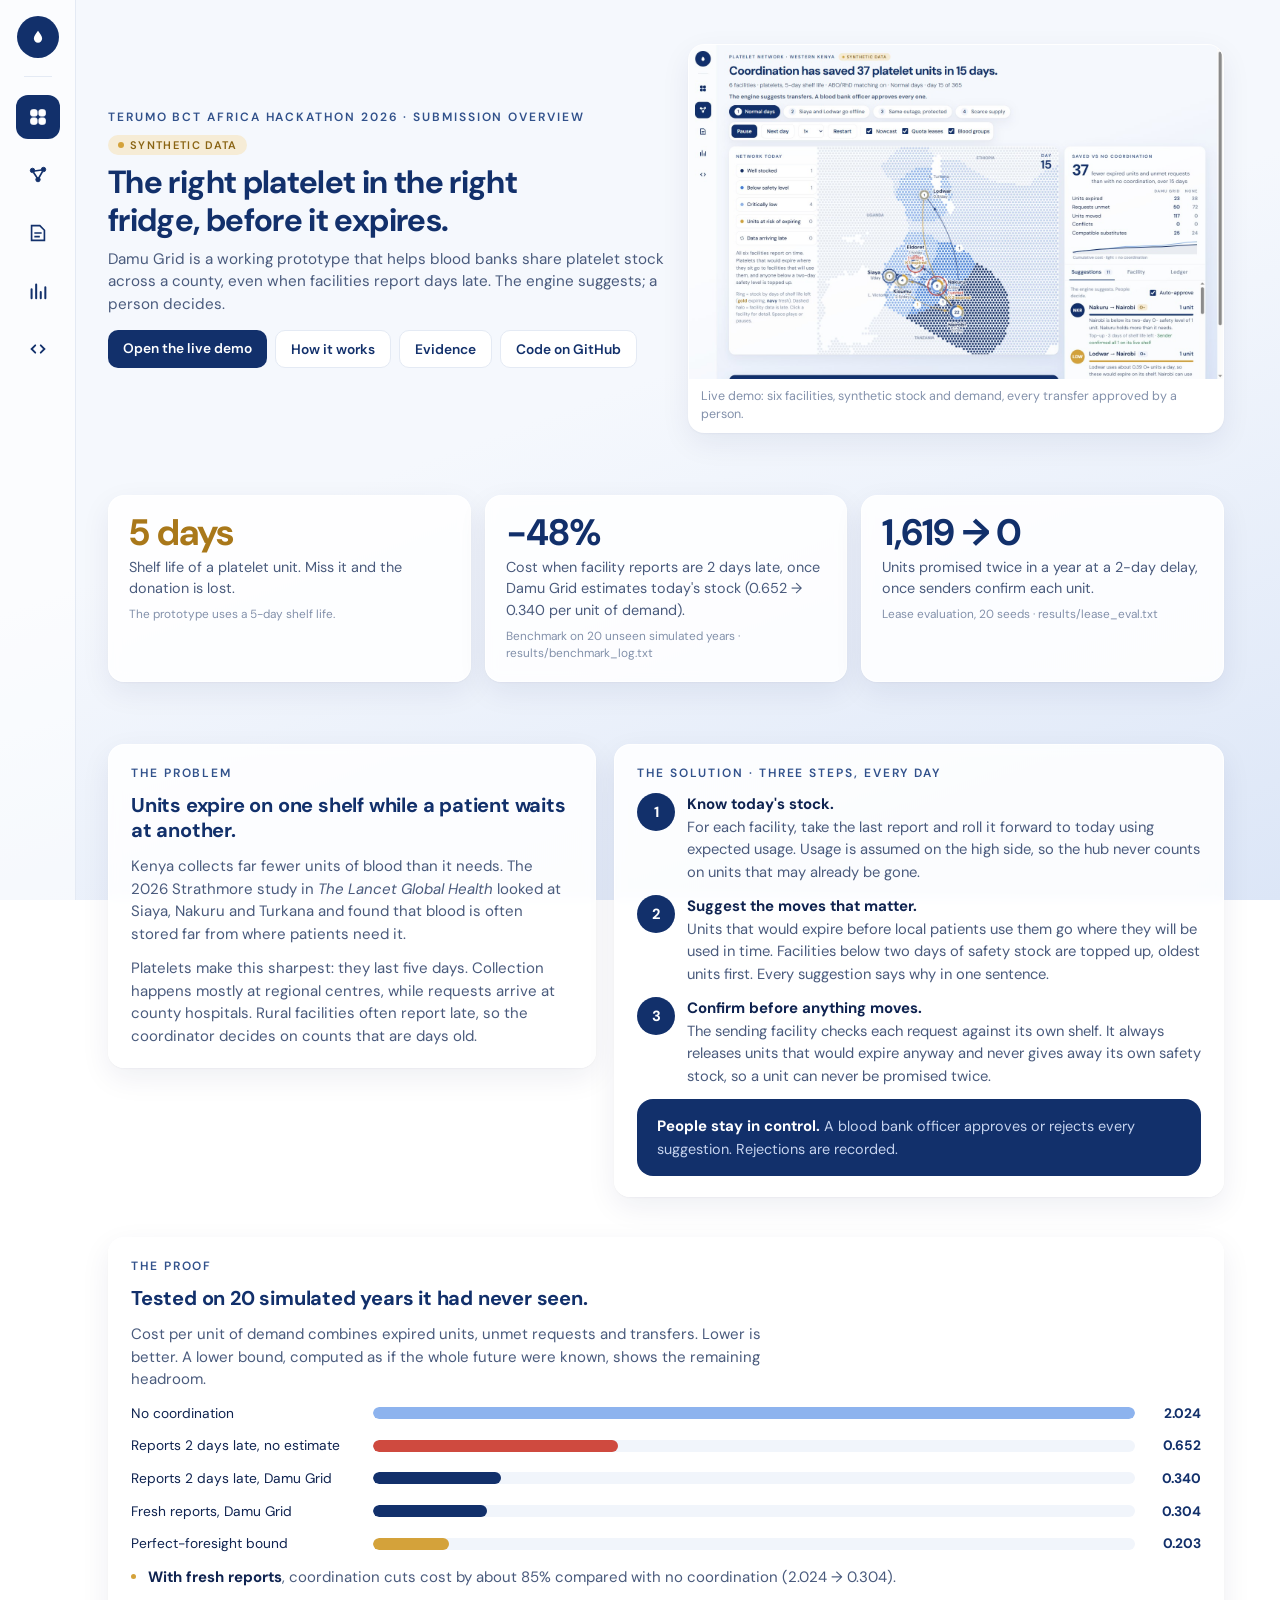
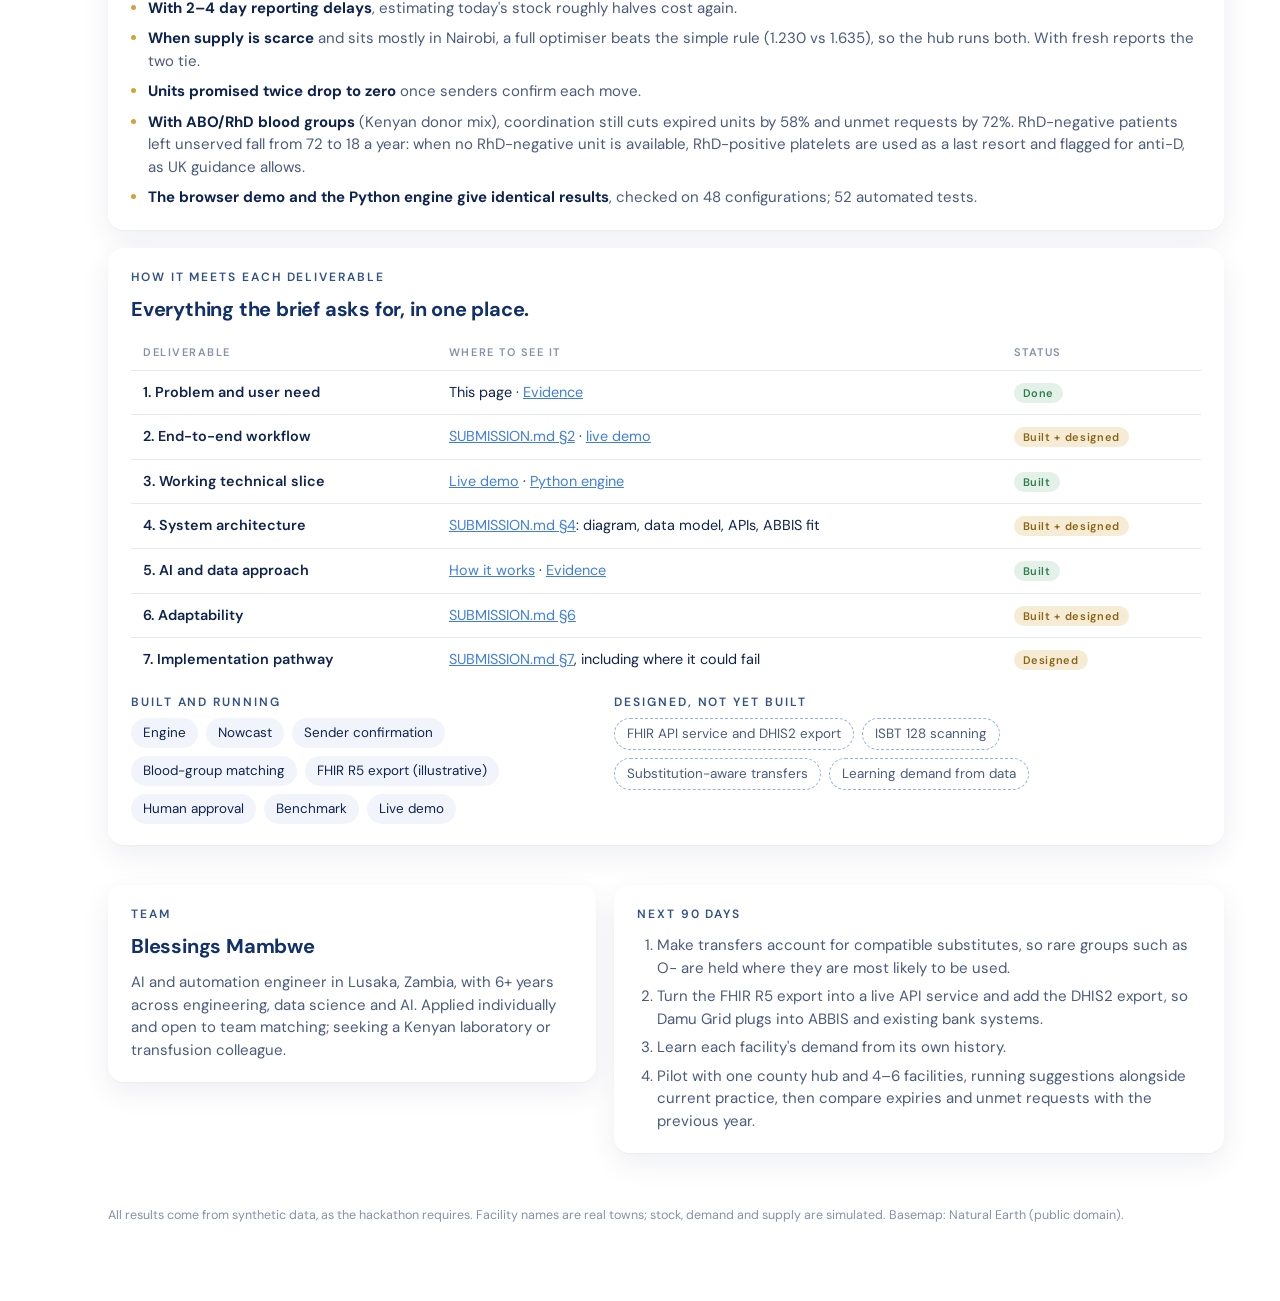
<file: web/overview.html>
<!doctype html>
<html lang="en">
<head>
<meta charset="utf-8">
<meta name="viewport" content="width=device-width,initial-scale=1,viewport-fit=cover">
<link rel="icon" href="data:image/svg+xml,%3Csvg xmlns='http://www.w3.org/2000/svg' viewBox='0 0 32 32'%3E%3Ccircle cx='16' cy='16' r='16' fill='%2312306b'/%3E%3Cpath d='M16 7c3.4 4.6 6 8 6 11.2a6 6 0 0 1-12 0C10 15 12.6 11.6 16 7z' fill='%23fff'/%3E%3C/svg%3E">
<title>Damu Grid · Submission overview</title>
<meta name="description" content="Damu Grid, Terumo BCT Africa Hackathon 2026 submission: the problem, the three-step solution, the evidence, and where to find each deliverable.">
<link rel="preconnect" href="https://fonts.googleapis.com">
<link rel="preconnect" href="https://fonts.gstatic.com" crossorigin>
<link rel="stylesheet" href="https://fonts.googleapis.com/css2?family=DM+Sans:opsz,wght@9..40,400;9..40,500;9..40,600;9..40,700&display=swap">
<style>
.ov{max-width:1180px;padding-inline:clamp(16px,2.6vw,32px);padding-block:22px 64px;display:grid;gap:18px}
.ov .actions{display:flex;flex-wrap:wrap;gap:8px;margin-top:6px}
.ov .actions a{text-decoration:none}
.hero{display:grid;grid-template-columns:minmax(0,1.05fr) minmax(0,1fr);gap:18px;align-items:center}
@media (max-width:980px){.hero{grid-template-columns:1fr}}
.shot{text-decoration:none;display:block;border-radius:16px;overflow:hidden;box-shadow:var(--shadow);border:1px solid var(--card-line);background:#fff}
.shot img{display:block;width:100%;height:auto}
.shot figcaption{font-size:.78rem;color:var(--muted);padding:8px 12px}
.nums{display:grid;grid-template-columns:repeat(3,minmax(0,1fr));gap:14px}
@media (max-width:760px){.nums{grid-template-columns:1fr}}
.num{padding:18px 20px;display:grid;gap:6px;align-content:start}
.num b{font:700 2.3rem/1 var(--f);color:var(--navy);letter-spacing:-.02em}
.num b.gold{color:var(--gold-ink)}
.num span{font-size:.9rem;color:var(--ink-2)}
.num small{font-size:.74rem;color:var(--muted)}
.two{display:grid;grid-template-columns:minmax(0,1fr) minmax(0,1.25fr);gap:18px;align-items:start}
@media (max-width:980px){.two{grid-template-columns:1fr}}
.block{padding:20px 22px;display:grid;gap:12px;align-content:start}
.block h2{margin:0;font:700 1.25rem/1.25 var(--f);color:var(--navy);letter-spacing:-.01em}
.block p{margin:0;color:var(--ink-2);max-width:68ch}
.steps{list-style:none;margin:0;padding:0;display:grid;gap:12px}
.steps li{display:grid;grid-template-columns:38px 1fr;gap:12px;align-items:start}
.steps .n{width:38px;height:38px;border-radius:50%;background:var(--navy);color:#fff;display:grid;place-items:center;font-weight:700}
.steps b{display:block;color:var(--ink)}
.steps span{color:var(--ink-2);font-size:.92rem}
.control{background:var(--navy);color:#fff;border-radius:16px;padding:16px 20px;display:flex;gap:14px;align-items:center}
.control b{font-weight:700}
.control span{color:#c6d3ee;font-size:.9rem}
.bars{display:grid;gap:12px}
.bar{display:grid;grid-template-columns:minmax(150px,230px) 1fr 54px;gap:12px;align-items:center;font-size:.86rem}
.bar .t{height:12px;border-radius:6px;background:var(--soft);overflow:hidden}
.bar .t i{display:block;height:100%;border-radius:6px}
.bar .v{text-align:right;font-weight:700;color:var(--navy);font-variant-numeric:tabular-nums}
@media (max-width:560px){.bar{grid-template-columns:1fr 54px}.bar .t{grid-column:1/-1;grid-row:2}}
ul.proof{margin:0;padding-left:1.1em;display:grid;gap:8px;color:var(--ink-2)}
ul.proof li::marker{color:var(--gold)}
ul.proof b{color:var(--ink)}
.tw{overflow-x:auto}
table.del{border-collapse:collapse;width:100%;min-width:640px;font-size:.9rem}
table.del th,table.del td{text-align:left;padding:11px 12px;border-bottom:1px solid var(--line);vertical-align:top}
table.del th{font:600 11px var(--f);letter-spacing:.14em;text-transform:uppercase;color:var(--muted)}
table.del tr:last-child td{border-bottom:0}
table.del td:first-child{font-weight:600;color:var(--ink);white-space:nowrap}
.st{display:inline-block;font:600 11px var(--f);letter-spacing:.06em;border-radius:999px;padding:3px 9px;white-space:nowrap}
.st.built{background:#e3f1e8;color:var(--ok)}
.st.mixed{background:var(--gold-soft);color:#8a6414}
.chips2{display:flex;flex-wrap:wrap;gap:8px}
.chips2 span{background:var(--soft);border-radius:999px;padding:5px 12px;font-size:.84rem;color:var(--ink)}
.chips2.designed span{background:#fff;border:1px dashed var(--blue-2);color:var(--ink-2)}
ol.next{margin:0;padding-left:1.3em;display:grid;gap:6px;color:var(--ink-2)}
.foot{font-size:.78rem;color:var(--muted)}
</style>
<link rel="stylesheet" href="css/tokens.css">
<link rel="stylesheet" href="css/pages.css">
</head>
<body>
<nav class="rail" aria-label="Damu Grid">
  <a class="mark" href="./" aria-label="Damu Grid home"><svg viewBox="0 0 32 32" aria-hidden="true"><path d="M16 7c3.4 4.6 6 8 6 11.2a6 6 0 0 1-12 0C10 15 12.6 11.6 16 7z"/></svg></a>
  <span class="sep" aria-hidden="true"></span>
  <a class="ico on" href="overview.html" aria-current="page" title="Overview" aria-label="Overview"><svg viewBox="0 0 24 24" aria-hidden="true"><rect x="4" y="4" width="7" height="7" rx="2"/><rect x="13" y="4" width="7" height="7" rx="2"/><rect x="4" y="13" width="7" height="7" rx="2"/><rect x="13" y="13" width="7" height="7" rx="2"/></svg></a>
  <a class="ico" href="./" title="Live demo" aria-label="Live demo"><svg viewBox="0 0 24 24" aria-hidden="true"><circle cx="6" cy="7" r="2.4"/><circle cx="18" cy="6" r="2.4"/><circle cx="12" cy="17" r="2.4"/><path d="M8 7.6l8-1M7 9l4 6M17 8l-4 7" fill="none" stroke-width="1.8"/></svg></a>
  <a class="ico" href="method.html" title="How it works" aria-label="How it works"><svg viewBox="0 0 24 24" aria-hidden="true"><path d="M5 4h9l5 5v11H5z" fill="none" stroke-width="1.8"/><path d="M8 12h8M8 16h6" fill="none" stroke-width="1.8"/></svg></a>
  <a class="ico" href="evidence.html" title="Evidence" aria-label="Evidence"><svg viewBox="0 0 24 24" aria-hidden="true"><path d="M5 20V10M10 20V5M15 20v-7M20 20V8" fill="none" stroke-width="2.2" stroke-linecap="round"/></svg></a>
  <a class="ico" href="https://github.com/bleymambwe/damu-grid" target="_blank" rel="noopener" title="Code on GitHub" aria-label="Code on GitHub"><svg viewBox="0 0 24 24" aria-hidden="true"><path d="M9 8l-4 4 4 4M15 8l4 4-4 4" fill="none" stroke-width="2" stroke-linecap="round"/></svg></a>
</nav>
<div class="dg-main">
<div class="ov">
  <section class="hero">
    <div class="head">
      <div class="eyebrow">Terumo BCT Africa Hackathon 2026 · Submission overview <span class="pill-demo"><i></i>Synthetic data</span></div>
      <h1>The right platelet in the right fridge, before it expires.</h1>
      <p class="sub">Damu Grid is a working prototype that helps blood banks share platelet stock across a county, even when facilities report days late. The engine suggests; a person decides.</p>
      <div class="actions">
        <a class="btn" href="./">Open the live demo</a>
        <a class="btn ghost" href="method.html">How it works</a>
        <a class="btn ghost" href="evidence.html">Evidence</a>
        <a class="btn ghost" href="https://github.com/bleymambwe/damu-grid" target="_blank" rel="noopener">Code on GitHub</a>
      </div>
    </div>
    <a class="shot" href="./" aria-label="Open the live demo">
      <figure style="margin:0"><img src="img/demo.jpg" alt="Damu Grid control room: dot map of western Kenya with six facilities, transfers between them, and a list of suggested transfers with reasons" width="1440" height="900">
      <figcaption>Live demo: six facilities, synthetic stock and demand, every transfer approved by a person.</figcaption></figure>
    </a>
  </section>

  <section class="nums" aria-label="Key numbers">
    <div class="card num"><b class="gold">5 days</b><span>Shelf life of a platelet unit. Miss it and the donation is lost.</span><small>The prototype uses a 5-day shelf life.</small></div>
    <div class="card num"><b>−48%</b><span>Cost when facility reports are 2 days late, once Damu Grid estimates today's stock (0.652 → 0.340 per unit of demand).</span><small>Benchmark on 20 unseen simulated years · results/benchmark_log.txt</small></div>
    <div class="card num"><b>1,619 → 0</b><span>Units promised twice in a year at a 2-day delay, once senders confirm each unit.</span><small>Lease evaluation, 20 seeds · results/lease_eval.txt</small></div>
  </section>

  <section class="two">
    <div class="card block">
      <div class="eyebrow">The problem</div>
      <h2>Units expire on one shelf while a patient waits at another.</h2>
      <p>Kenya collects far fewer units of blood than it needs. The 2026 Strathmore study in <i>The Lancet Global Health</i> looked at Siaya, Nakuru and Turkana and found that blood is often stored far from where patients need it.</p>
      <p>Platelets make this sharpest: they last five days. Collection happens mostly at regional centres, while requests arrive at county hospitals. Rural facilities often report late, so the coordinator decides on counts that are days old.</p>
    </div>
    <div class="card block">
      <div class="eyebrow">The solution · three steps, every day</div>
      <ol class="steps">
        <li><span class="n">1</span><div><b>Know today's stock.</b><span>For each facility, take the last report and roll it forward to today using expected usage. Usage is assumed on the high side, so the hub never counts on units that may already be gone.</span></div></li>
        <li><span class="n">2</span><div><b>Suggest the moves that matter.</b><span>Units that would expire before local patients use them go where they will be used in time. Facilities below two days of safety stock are topped up, oldest units first. Every suggestion says why in one sentence.</span></div></li>
        <li><span class="n">3</span><div><b>Confirm before anything moves.</b><span>The sending facility checks each request against its own shelf. It always releases units that would expire anyway and never gives away its own safety stock, so a unit can never be promised twice.</span></div></li>
      </ol>
      <div class="control"><div><b>People stay in control.</b> <span>A blood bank officer approves or rejects every suggestion. Rejections are recorded.</span></div></div>
    </div>
  </section>

  <section class="card block">
    <div class="eyebrow">The proof</div>
    <h2>Tested on 20 simulated years it had never seen.</h2>
    <p>Cost per unit of demand combines expired units, unmet requests and transfers. Lower is better. A lower bound, computed as if the whole future were known, shows the remaining headroom.</p>
    <div class="bars" role="img" aria-label="Cost per unit of demand: no coordination 2.024, age-aware rule with fresh reports 0.304, with 2-day late reports 0.652, with nowcast 0.340, perfect-foresight bound 0.203">
      <div class="bar"><span>No coordination</span><div class="t"><i style="width:100%;background:var(--blue-2)"></i></div><span class="v">2.024</span></div>
      <div class="bar"><span>Reports 2 days late, no estimate</span><div class="t"><i style="width:32.2%;background:var(--red)"></i></div><span class="v">0.652</span></div>
      <div class="bar"><span>Reports 2 days late, Damu Grid</span><div class="t"><i style="width:16.8%;background:var(--navy)"></i></div><span class="v">0.340</span></div>
      <div class="bar"><span>Fresh reports, Damu Grid</span><div class="t"><i style="width:15%;background:var(--navy)"></i></div><span class="v">0.304</span></div>
      <div class="bar"><span>Perfect-foresight bound</span><div class="t"><i style="width:10%;background:var(--gold)"></i></div><span class="v">0.203</span></div>
    </div>
    <ul class="proof">
      <li><b>With fresh reports</b>, coordination cuts cost by about 85% compared with no coordination (2.024 → 0.304).</li>
      <li><b>With 2–4 day reporting delays</b>, estimating today's stock roughly halves cost again.</li>
      <li><b>When supply is scarce</b> and sits mostly in Nairobi, a full optimiser beats the simple rule (1.230 vs 1.635), so the hub runs both. With fresh reports the two tie.</li>
      <li><b>Units promised twice drop to zero</b> once senders confirm each move.</li>
      <li><b>With ABO/RhD blood groups</b> (Kenyan donor mix), coordination still cuts expired units by 58% and unmet requests by 72%. RhD-negative patients left unserved fall from 72 to 18 a year: when no RhD-negative unit is available, RhD-positive platelets are used as a last resort and flagged for anti-D, as UK guidance allows.</li>
      <li><b>The browser demo and the Python engine give identical results</b>, checked on 48 configurations; 52 automated tests.</li>
    </ul>
  </section>

  <section class="card block">
    <div class="eyebrow">How it meets each deliverable</div>
    <h2>Everything the brief asks for, in one place.</h2>
    <div class="tw"><table class="del">
      <thead><tr><th>Deliverable</th><th>Where to see it</th><th>Status</th></tr></thead>
      <tbody>
        <tr><td>1. Problem and user need</td><td>This page · <a href="evidence.html">Evidence</a></td><td><span class="st built">Done</span></td></tr>
        <tr><td>2. End-to-end workflow</td><td><a href="https://github.com/bleymambwe/damu-grid/blob/main/docs/SUBMISSION.md" target="_blank" rel="noopener">SUBMISSION.md §2</a> · <a href="./">live demo</a></td><td><span class="st mixed">Built + designed</span></td></tr>
        <tr><td>3. Working technical slice</td><td><a href="./">Live demo</a> · <a href="https://github.com/bleymambwe/damu-grid/tree/main/engine" target="_blank" rel="noopener">Python engine</a></td><td><span class="st built">Built</span></td></tr>
        <tr><td>4. System architecture</td><td><a href="https://github.com/bleymambwe/damu-grid/blob/main/docs/SUBMISSION.md" target="_blank" rel="noopener">SUBMISSION.md §4</a>: diagram, data model, APIs, ABBIS fit</td><td><span class="st mixed">Built + designed</span></td></tr>
        <tr><td>5. AI and data approach</td><td><a href="method.html">How it works</a> · <a href="evidence.html">Evidence</a></td><td><span class="st built">Built</span></td></tr>
        <tr><td>6. Adaptability</td><td><a href="https://github.com/bleymambwe/damu-grid/blob/main/docs/SUBMISSION.md" target="_blank" rel="noopener">SUBMISSION.md §6</a></td><td><span class="st mixed">Built + designed</span></td></tr>
        <tr><td>7. Implementation pathway</td><td><a href="https://github.com/bleymambwe/damu-grid/blob/main/docs/SUBMISSION.md" target="_blank" rel="noopener">SUBMISSION.md §7</a>, including where it could fail</td><td><span class="st mixed">Designed</span></td></tr>
      </tbody>
    </table></div>
    <div class="two" style="gap:14px">
      <div><div class="eyebrow" style="margin-bottom:8px">Built and running</div>
        <div class="chips2"><span>Engine</span><span>Nowcast</span><span>Sender confirmation</span><span>Blood-group matching</span><span>FHIR R5 export (illustrative)</span><span>Human approval</span><span>Benchmark</span><span>Live demo</span></div></div>
      <div><div class="eyebrow" style="margin-bottom:8px">Designed, not yet built</div>
        <div class="chips2 designed"><span>FHIR API service and DHIS2 export</span><span>ISBT 128 scanning</span><span>Substitution-aware transfers</span><span>Learning demand from data</span></div></div>
    </div>
  </section>

  <section class="two">
    <div class="card block">
      <div class="eyebrow">Team</div>
      <h2>Blessings Mambwe</h2>
      <p>AI and automation engineer in Lusaka, Zambia, with 6+ years across engineering, data science and AI. Applied individually and open to team matching; seeking a Kenyan laboratory or transfusion colleague.</p>
    </div>
    <div class="card block">
      <div class="eyebrow">Next 90 days</div>
      <ol class="next">
        <li>Make transfers account for compatible substitutes, so rare groups such as O− are held where they are most likely to be used.</li>
        <li>Turn the FHIR R5 export into a live API service and add the DHIS2 export, so Damu Grid plugs into ABBIS and existing bank systems.</li>
        <li>Learn each facility's demand from its own history.</li>
        <li>Pilot with one county hub and 4–6 facilities, running suggestions alongside current practice, then compare expiries and unmet requests with the previous year.</li>
      </ol>
    </div>
  </section>

  <p class="foot">All results come from synthetic data, as the hackathon requires. Facility names are real towns; stock, demand and supply are simulated. Basemap: Natural Earth (public domain).</p>
</div>
</div>
</body>
</html>
</file>
<file: web/css/tokens.css>
/* Damu Grid design system: shared by every screen (demo, overview, how it works, evidence).
   Visual language shared with SME Export Passport: DM Sans, navy + blue tints + gold, soft cards. Light theme only. */
:root{
  --bg1:#f5f8fd; --bg2:#dce6f7;
  --card:rgba(255,255,255,.86); --card-solid:#ffffff; --card-line:rgba(255,255,255,.9);
  --ink:#0f2350; --ink-2:#4a5b7d; --muted:#8391ab; --line:#e4eaf4; --soft:#f1f5fb; --eyebrow:#31518b;
  --navy:#12306b; --blue:#3f7ee0; --blue-2:#8db3ee; --pale:#cfdcf3; --gold:#d4a23a; --gold-ink:#a9781a; --gold-soft:#f6ecd6;
  --red:#cf4a3f; --ok:#2f7d4f;
  --dot-land:#e3e9f3; --dot-ken:#c3d3ee;
  --life1:#d4a23a; --life2:#7aa5e8; --life3:#12306b;
  --shadow:0 1px 2px rgba(15,35,80,.04),0 10px 30px rgba(15,35,80,.07);
  --radius:16px;
  --f:"DM Sans",ui-sans-serif,system-ui,-apple-system,"Segoe UI",sans-serif;
  --f-code:"IBM Plex Mono",ui-monospace,Consolas,monospace;
  color-scheme:light;
}
*{box-sizing:border-box}
html,body{min-height:100%}
body{margin:0;font:15px/1.5 var(--f);color:var(--ink);background:linear-gradient(160deg,var(--bg1) 0%,var(--bg1) 45%,var(--bg2) 100%) fixed;display:grid;grid-template-columns:76px minmax(0,1fr)}
a{color:var(--blue)}
:focus-visible{outline:2px solid var(--blue);outline-offset:2px}
[hidden]{display:none!important}

/* type */
.eyebrow{font:600 12px var(--f);letter-spacing:.16em;text-transform:uppercase;color:var(--eyebrow);display:flex;align-items:center;gap:10px;flex-wrap:wrap}
h1{margin:0;font:700 clamp(1.5rem,2.6vw,2rem)/1.2 var(--f);letter-spacing:-.02em;color:var(--navy);text-wrap:balance}
.sub{margin:0;color:var(--ink-2);font-size:.95rem;max-width:78ch}
.head{display:grid;gap:8px}
.pill-demo{display:inline-flex;align-items:center;gap:6px;background:var(--gold-soft);color:#8a6414;border-radius:999px;padding:3px 10px;font:600 11px var(--f);letter-spacing:.12em}
.pill-demo i{width:6px;height:6px;border-radius:50%;background:var(--gold)}

/* rail */
.rail{position:sticky;top:0;height:100vh;display:flex;flex-direction:column;align-items:center;gap:14px;padding:16px 0;background:rgba(255,255,255,.55);border-right:1px solid var(--line);z-index:5}
.mark{width:42px;height:42px;border-radius:50%;background:var(--navy);display:grid;place-items:center}
.mark svg{width:22px;height:22px;fill:#fff}
.sep{width:28px;height:1px;background:var(--line);margin:4px 0}
.ico{width:44px;height:44px;border-radius:12px;display:grid;place-items:center;color:var(--navy)}
.ico svg{width:22px;height:22px;fill:currentColor;stroke:currentColor}
.ico:hover{background:var(--soft)}
.ico.on{background:var(--navy);color:#fff}
@media (max-width:760px){body{grid-template-columns:1fr}.rail{position:static;height:auto;flex-direction:row;justify-content:center;flex-wrap:wrap;padding:8px}.sep{display:none}}

/* surfaces */
.card{background:var(--card);border:1px solid var(--card-line);border-radius:var(--radius);box-shadow:var(--shadow);backdrop-filter:blur(6px)}

/* controls */
.btn{font:600 .86rem var(--f);background:var(--navy);color:#fff;border:0;border-radius:10px;padding:9px 15px;cursor:pointer;white-space:nowrap}
.btn.ghost{background:var(--card-solid);color:var(--navy);border:1px solid var(--line)}
.btn.light{background:#fff;color:var(--navy)}
.btn.small{padding:5px 11px;font-size:.78rem;border-radius:8px}
.btn.no{background:var(--card-solid);color:var(--ink-2);border:1px solid var(--line)}
select,input[type=number]{font:600 .84rem var(--f);background:var(--card-solid);color:var(--navy);border:1px solid var(--line);border-radius:10px;padding:8px 10px}
input[type=range],input[type=checkbox]{accent-color:var(--navy)}
.switch{white-space:nowrap;display:flex;align-items:center;gap:7px;cursor:pointer;font-size:.86rem;font-weight:500;color:var(--ink)}
.switch input{width:16px;height:16px}
</file>
<file: web/css/app.css>
/* Damu Grid live demo: layout and components specific to the control room. Shared tokens live in tokens.css. */
/* page */
.page{padding:22px clamp(16px,2.6vw,32px) 32px;display:grid;gap:16px;min-width:0}
.chips{display:flex;flex-wrap:wrap;gap:8px}
.chip{font:500 .86rem var(--f);background:var(--card-solid);color:var(--ink-2);border:1px solid var(--line);border-radius:999px;padding:7px 14px;cursor:pointer;display:flex;gap:8px;align-items:center;box-shadow:var(--shadow)}
.chip b{width:20px;height:20px;border-radius:50%;display:grid;place-items:center;background:var(--soft);color:var(--navy);font-size:.72rem}
.chip[aria-selected="true"]{background:var(--navy);color:#fff;border-color:var(--navy)}
.chip[aria-selected="true"] b{background:#fff;color:var(--navy)}

/* grid */
.grid{display:grid;grid-template-columns:minmax(0,1fr) 380px;grid-template-areas:"map side" "banner side";gap:16px;align-items:start}
@media (max-width:1100px){.grid{grid-template-columns:1fr;grid-template-areas:"map" "banner" "side"}}
.mapcard{grid-area:map;position:relative;min-height:560px;display:grid;grid-template-columns:236px minmax(0,1fr);overflow:hidden}
@media (max-width:760px){.mapcard{grid-template-columns:1fr;min-height:0}}
.maplegend{padding:18px 0 18px 18px;display:grid;gap:12px;align-content:start;z-index:1}
@media (max-width:760px){.maplegend{padding:16px 16px 0}}
.legend{list-style:none;margin:0;padding:0;display:grid;gap:8px}
.legend li{display:flex;align-items:center;gap:9px;background:var(--card-solid);border:1px solid var(--line);border-radius:10px;padding:8px 11px;font-size:.84rem;font-weight:500}
.legend li i{width:9px;height:9px;border-radius:50%;flex:none}
.legend li span{margin-left:auto;color:var(--muted);font-variant-numeric:tabular-nums}
.story{margin:0;font-size:.82rem;color:var(--ink-2)}
.hint{margin:0;font-size:.76rem;color:var(--muted)}
.hint .g{color:#a9781a;font-weight:600} .hint .n{color:var(--navy);font-weight:600}
#map{width:100%;height:100%;min-height:540px;display:block;cursor:pointer}
@media (max-width:760px){#map{min-height:0;aspect-ratio:1/1}}
.daybadge{position:absolute;right:18px;top:16px;display:grid;justify-items:end;pointer-events:none}
.daybadge b{font:700 2rem/1 var(--f);color:var(--navy);font-variant-numeric:tabular-nums}
.await{position:absolute;right:16px;bottom:16px;background:var(--card-solid);border:1px solid var(--line);border-radius:14px;padding:12px 14px;display:grid;gap:8px;max-width:260px;box-shadow:var(--shadow)}
.await p{margin:0;font-size:.86rem}

/* side */
.side{grid-area:side;display:grid;grid-template-rows:auto auto 1fr;overflow:hidden;max-height:calc(100vh - 150px);position:sticky;top:16px}
@media (max-width:1100px){.side{max-height:none;position:static}}
.sidehead{padding:18px 20px 12px;border-bottom:1px solid var(--line);display:grid;gap:8px}
.big{display:flex;align-items:baseline;gap:8px}
.big b{font:700 2.6rem/1 var(--f);color:var(--navy);letter-spacing:-.02em;font-variant-numeric:tabular-nums}
.big span{color:var(--ink-2);font-size:.9rem}
.compare{display:grid;grid-template-columns:1fr auto auto;gap:3px 14px;font-size:.84rem}
.compare .h{font:600 10.5px var(--f);letter-spacing:.12em;text-transform:uppercase;color:var(--muted);text-align:right}
.compare .v{text-align:right;font-variant-numeric:tabular-nums;font-weight:600}
.compare .us{color:var(--navy)} .compare .them{color:var(--muted)}
#spark{width:100%;height:54px}
.tabs{display:flex;padding:0 12px;border-bottom:1px solid var(--line)}
.tabs button{flex:1;white-space:nowrap;font:600 .86rem var(--f);background:none;color:var(--muted);border:0;border-bottom:2px solid transparent;padding:12px 6px;cursor:pointer}
.tabs button[aria-selected="true"]{color:var(--navy);border-bottom-color:var(--navy)}
.count{font-size:.72rem;background:var(--soft);color:var(--navy);border-radius:999px;padding:1px 7px;margin-left:4px}
.pane{overflow:auto;padding:14px 16px;min-height:0}
.panehead{display:flex;justify-content:space-between;align-items:center;gap:10px;margin-bottom:10px}
.sugg,.ledger{list-style:none;margin:0;padding:0;display:grid;gap:10px}
.item{display:grid;grid-template-columns:38px 1fr;gap:12px;align-items:start}
.badge{width:38px;height:38px;border-radius:50%;background:var(--navy);color:#fff;display:grid;place-items:center;font:700 .74rem var(--f);letter-spacing:.02em}
.badge.rescue{background:var(--gold)}
.item .t{display:flex;justify-content:space-between;gap:8px;font-weight:600}
.item .t span{color:var(--navy);font-variant-numeric:tabular-nums}
.bar{height:5px;border-radius:3px;background:var(--soft);margin:6px 0 4px;overflow:hidden}
.bar i{display:block;height:100%;background:var(--navy);border-radius:3px}
.bar i.rescue{background:var(--gold)}
.item p{margin:0;font-size:.8rem;color:var(--ink-2)}
.item .meta{font-size:.76rem;color:var(--muted);margin-top:3px}
.item .lease.ok{color:var(--ok)} .item .lease.part{color:#a9781a} .item .lease.bad{color:var(--red)}
.act{display:flex;gap:6px;margin-top:6px}
.empty{color:var(--muted);font-size:.86rem}
.ledger li{font-size:.8rem;color:var(--ink-2);border-bottom:1px solid var(--line);padding-bottom:7px}
.ledger li b{color:var(--muted);font-weight:600;margin-right:6px}
.ledger .u{color:var(--red)} .ledger .x{color:#a9781a} .ledger .t{color:var(--navy)}

/* facility pane */
.fac h3{margin:0;font:700 1.2rem var(--f);color:var(--navy)}
.fac .subt{color:var(--muted);font-size:.84rem;margin:2px 0 12px}
.seg{display:inline-flex;background:var(--soft);border-radius:10px;padding:3px;gap:2px}
.seg button{font:600 .8rem var(--f);background:none;color:var(--ink-2);border:0;border-radius:8px;padding:6px 10px;cursor:pointer}
.seg button[aria-pressed="true"]{background:var(--card-solid);color:var(--navy);box-shadow:var(--shadow)}
.stats{display:grid;grid-template-columns:repeat(3,1fr);gap:8px;margin:14px 0}
.stats div{background:var(--soft);border-radius:12px;padding:10px;display:grid}
.stats b{font:700 1.2rem var(--f);color:var(--navy);font-variant-numeric:tabular-nums}
.stats span{font-size:.72rem;color:var(--muted)}
.bars{display:grid;gap:6px;margin-top:8px}
.bars .row{display:grid;grid-template-columns:60px 1fr 38px;gap:8px;align-items:center;font-size:.76rem;color:var(--ink-2);font-variant-numeric:tabular-nums}
.bars .track{display:grid;gap:2px}
.bars .b{height:8px;border-radius:3px}
.bars .b.view{opacity:.45;background:repeating-linear-gradient(90deg,currentColor 0 3px,transparent 3px 5px)}
.keyline{display:flex;gap:14px;font-size:.74rem;color:var(--muted);margin-top:8px}

/* banner */
.banner{grid-area:banner;background:var(--navy);color:#fff;border-radius:16px;padding:16px 18px;display:grid;grid-template-columns:auto 1fr auto;gap:14px;align-items:center;box-shadow:var(--shadow)}
.banner b{display:block;font-weight:700}
.banner span{display:block;font-size:.84rem;color:#c6d3ee}
.bico{width:40px;height:40px;border-radius:10px;background:rgba(255,255,255,.12);display:grid;place-items:center}
.bico svg{width:20px;height:20px;stroke:#fff}
@media (max-width:640px){.banner{grid-template-columns:1fr}.bico{display:none}}

/* controls */
.controls{display:flex;flex-wrap:wrap;gap:10px 16px;align-items:center;justify-content:space-between;margin-top:4px}
.dock{display:flex;flex-wrap:wrap;gap:8px 10px;align-items:center;background:var(--card-solid);border:1px solid var(--line);border-radius:14px;padding:6px 10px 6px 6px;box-shadow:var(--shadow)}
.vsep{width:1px;height:24px;background:var(--line)}
@media (max-width:760px){.daybadge{display:none}}

/* blood groups */
.item .t .route{display:flex;align-items:center;gap:6px;color:var(--ink)}
.grp{font-style:normal;font:700 .72rem var(--f);background:var(--soft);color:var(--navy);border-radius:6px;padding:1px 6px}
.grp.neg{background:var(--gold-soft);color:#8a6414}
.ggrid{display:grid;grid-template-columns:repeat(4,1fr);gap:6px;margin-top:8px}
.gc{background:var(--soft);border-radius:10px;padding:7px 8px;display:grid}
.gc b{font-size:.8rem;color:var(--navy)}
.gc span{font:700 1.05rem var(--f);color:var(--ink);font-variant-numeric:tabular-nums}
.gc small{font-size:.66rem;color:var(--muted)}
.gc.neg{background:var(--gold-soft)}
.gc.low span{color:var(--red)}
.gc.zero{opacity:.6}

/* FHIR dialog */
.fhir{overflow:hidden;width:min(860px,calc(100vw - 32px));max-height:min(84vh,820px);border:0;border-radius:16px;padding:0;box-shadow:0 24px 60px rgba(15,35,80,.25);color:var(--ink)}
.fhir::backdrop{background:rgba(15,35,80,.35)}
.fhir-head{display:flex;flex-wrap:wrap;gap:12px;justify-content:space-between;align-items:flex-start;padding:18px 20px;border-bottom:1px solid var(--line)}
.fhir-head h2{margin:4px 0 2px;font:700 1.15rem var(--f);color:var(--navy)}
.fhir-head .hint{max-width:60ch}
.fhir-act{display:flex;gap:8px}
.fhir pre{margin:0;padding:16px 20px;overflow:auto;max-height:calc(min(84vh,820px) - 120px);font:12px/1.5 var(--f-code,ui-monospace,Consolas,monospace);background:var(--soft);color:var(--ink)}
</file>
<file: web/css/pages.css>
/* Damu Grid secondary pages (How it works, Evidence): maps each page's components onto tokens.css.
   Loaded after the page's own styles, so equal-specificity rules here win. */
.dg-main{min-width:0}
.wrap{max-width:1180px;padding-inline:clamp(16px,2.6vw,32px);padding-block:22px 64px}
.top{padding-block:0 6px}

/* type */
h1{font:700 clamp(1.5rem,2.6vw,2rem)/1.2 var(--f);letter-spacing:-.02em;color:var(--navy)}
h2{font:700 clamp(1.2rem,2vw,1.4rem)/1.25 var(--f);letter-spacing:-.01em;color:var(--navy)}
h3{font-family:var(--f);color:var(--ink);font-weight:700}
.lbl{font:600 12px var(--f);letter-spacing:.16em;text-transform:uppercase;color:var(--eyebrow)}
.lede{color:var(--ink-2)}
.note{color:var(--muted)}
.kpi{border-left:3px solid var(--gold);padding-left:12px}
.kpi b{font:700 1.6rem/1.15 var(--f);color:var(--navy);font-variant-numeric:tabular-nums}
.num,.counters,td.n,th.n,.ctrl label output,table.zt td{font-variant-numeric:tabular-nums}

/* sections and surfaces */
section{border-top:0;padding-block:22px}
.stage,.step,.card,.verdict,.field,.classes>div,.decomp>div,.def,.lab,.panel,details.formal,.tablewrap,.gallery figure{
  background:var(--card);border:1px solid var(--card-line);border-radius:var(--radius);box-shadow:var(--shadow);backdrop-filter:blur(6px)}
.stage,.step,.verdict,.lab{padding:18px}
.verdict{border:1px solid var(--card-line)}
.verdict .big{font:600 clamp(1.1rem,2.1vw,1.35rem)/1.45 var(--f);color:var(--ink)}
.pipeline>div{background:var(--soft);border-radius:12px}
.pipeline b,.classes b{font:700 1.05rem var(--f);color:var(--navy)}
.pipeline .arrow{color:var(--gold)}
.gallery figure{padding:10px}
.gallery figcaption{color:var(--ink-2)}
.twin canvas,.heat canvas{border-radius:12px;background:var(--bg1)}

/* maths */
.eq{background:#eef3fb;border-radius:12px;color:var(--ink)}
.readout{background:var(--soft);border-radius:10px}
.step .k{font:600 12px var(--f);letter-spacing:.16em;color:var(--gold-ink)}

/* tables */
.tablewrap{overflow-x:auto}
th,table.res th,table.zt th{font:600 10.5px var(--f);letter-spacing:.12em;text-transform:uppercase;color:var(--muted)}
th,td{border-bottom-color:var(--line)}
tr.best td,table.res tr.best td{background:#eef3fb}

/* charts */
.chart text,.viz svg text{font-family:var(--f);fill:var(--muted)}
.chart text.lab{font-family:var(--f);fill:var(--ink)}

/* controls */
.btn{border-radius:10px;font:600 .86rem var(--f)}
.btn.ghost{background:var(--card-solid);color:var(--navy);border:1px solid var(--line)}
.tab{font:500 .86rem var(--f);background:var(--card-solid);color:var(--ink-2);border:1px solid var(--line);border-radius:999px;padding:7px 14px;box-shadow:var(--shadow)}
.tab[aria-selected="true"]{background:var(--navy);color:#fff;border-color:var(--navy)}
details.settings summary,details.formal summary{color:var(--navy);font-weight:600}
.pill{font:600 .66rem var(--f);letter-spacing:.08em}

/* code */
pre.code,.tree,pre{font-family:var(--f-code)}
pre.code,.tree{background:var(--card-solid);border:1px solid var(--line);border-radius:12px}
pre.code .kw{color:var(--navy)}
</file>
